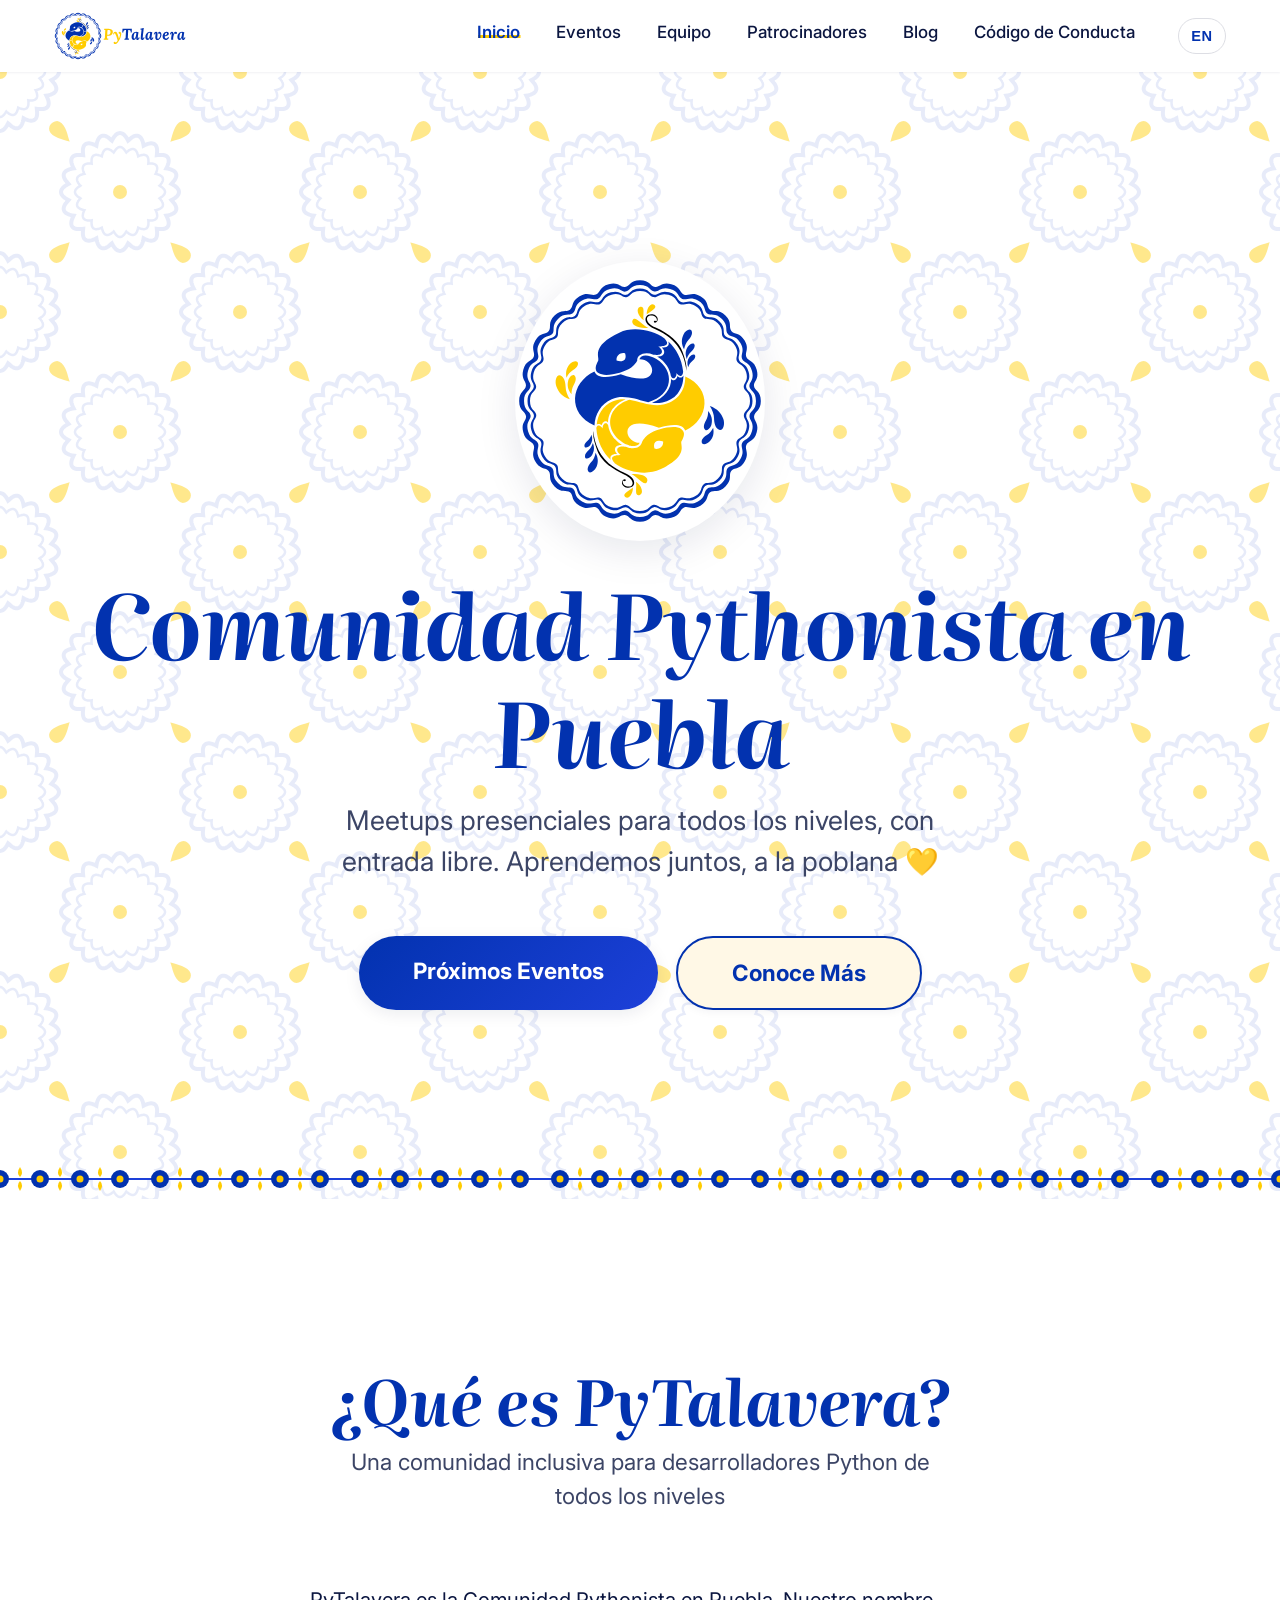
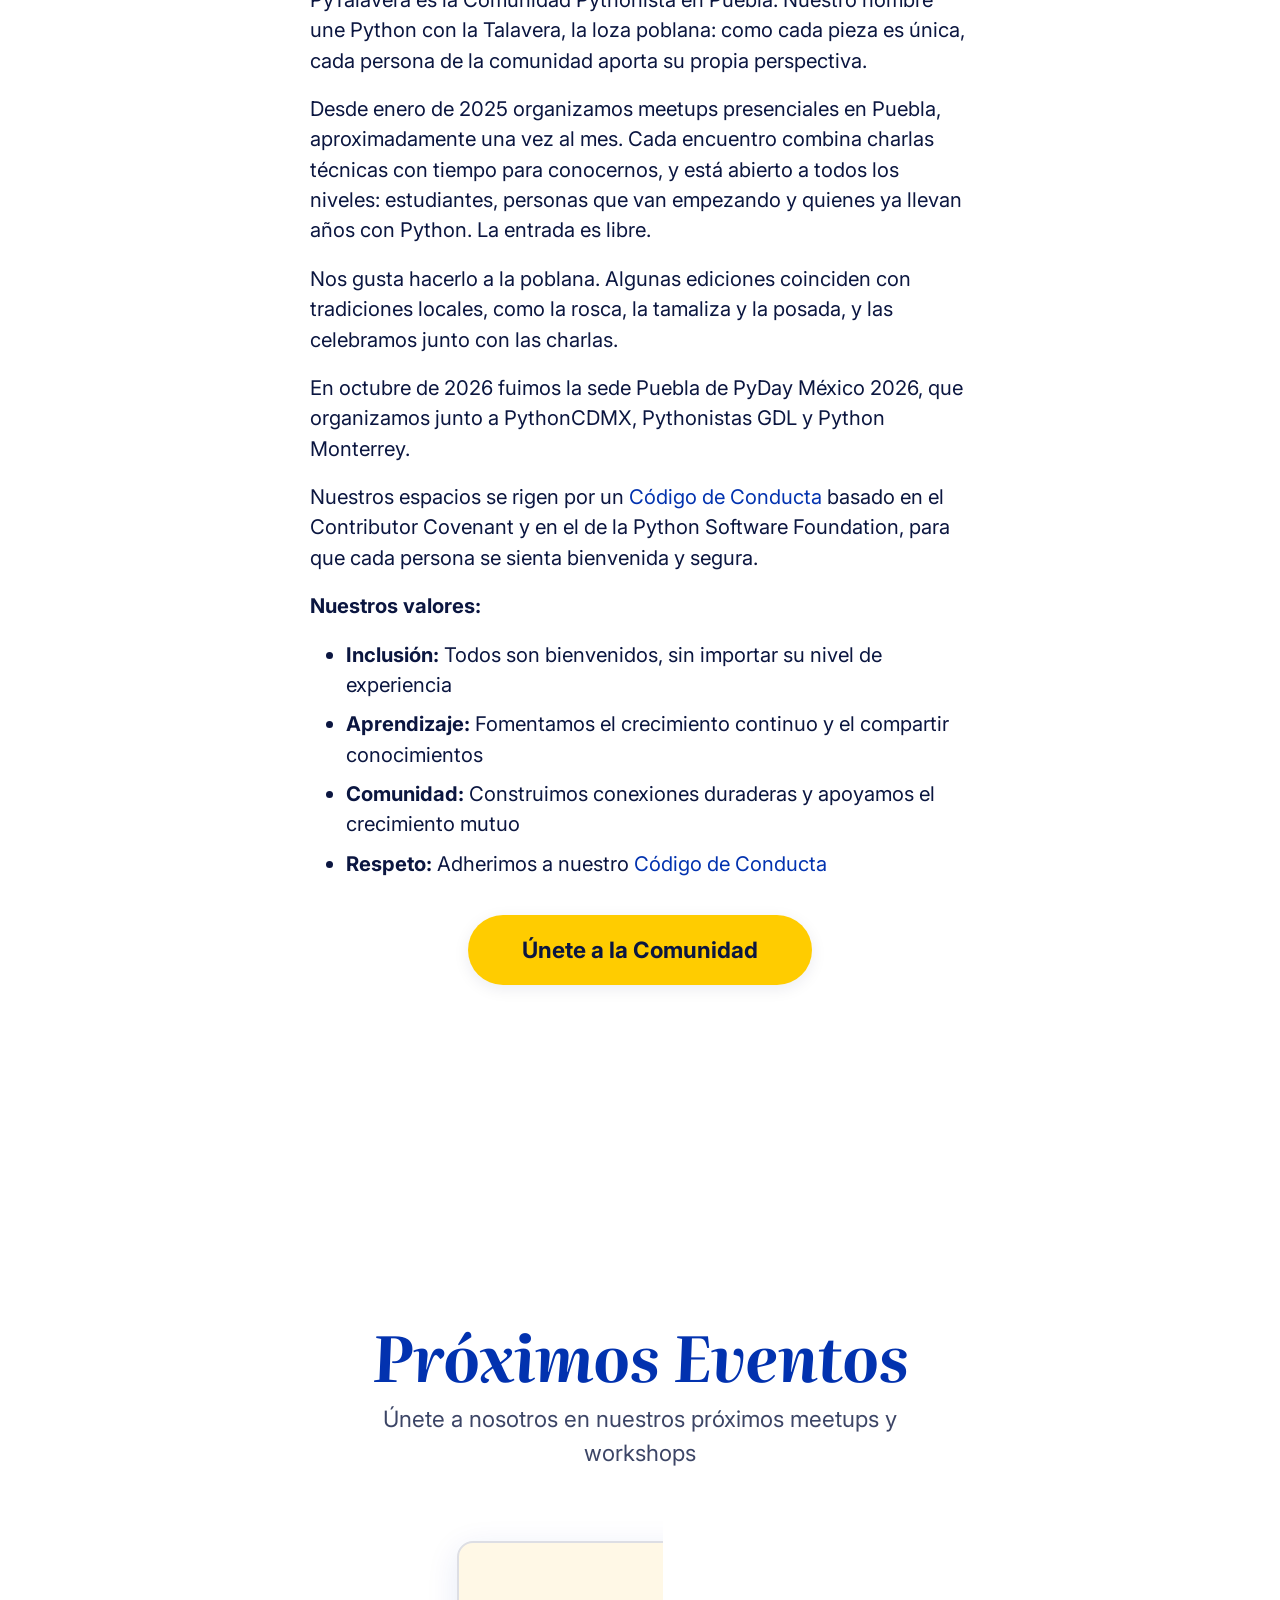
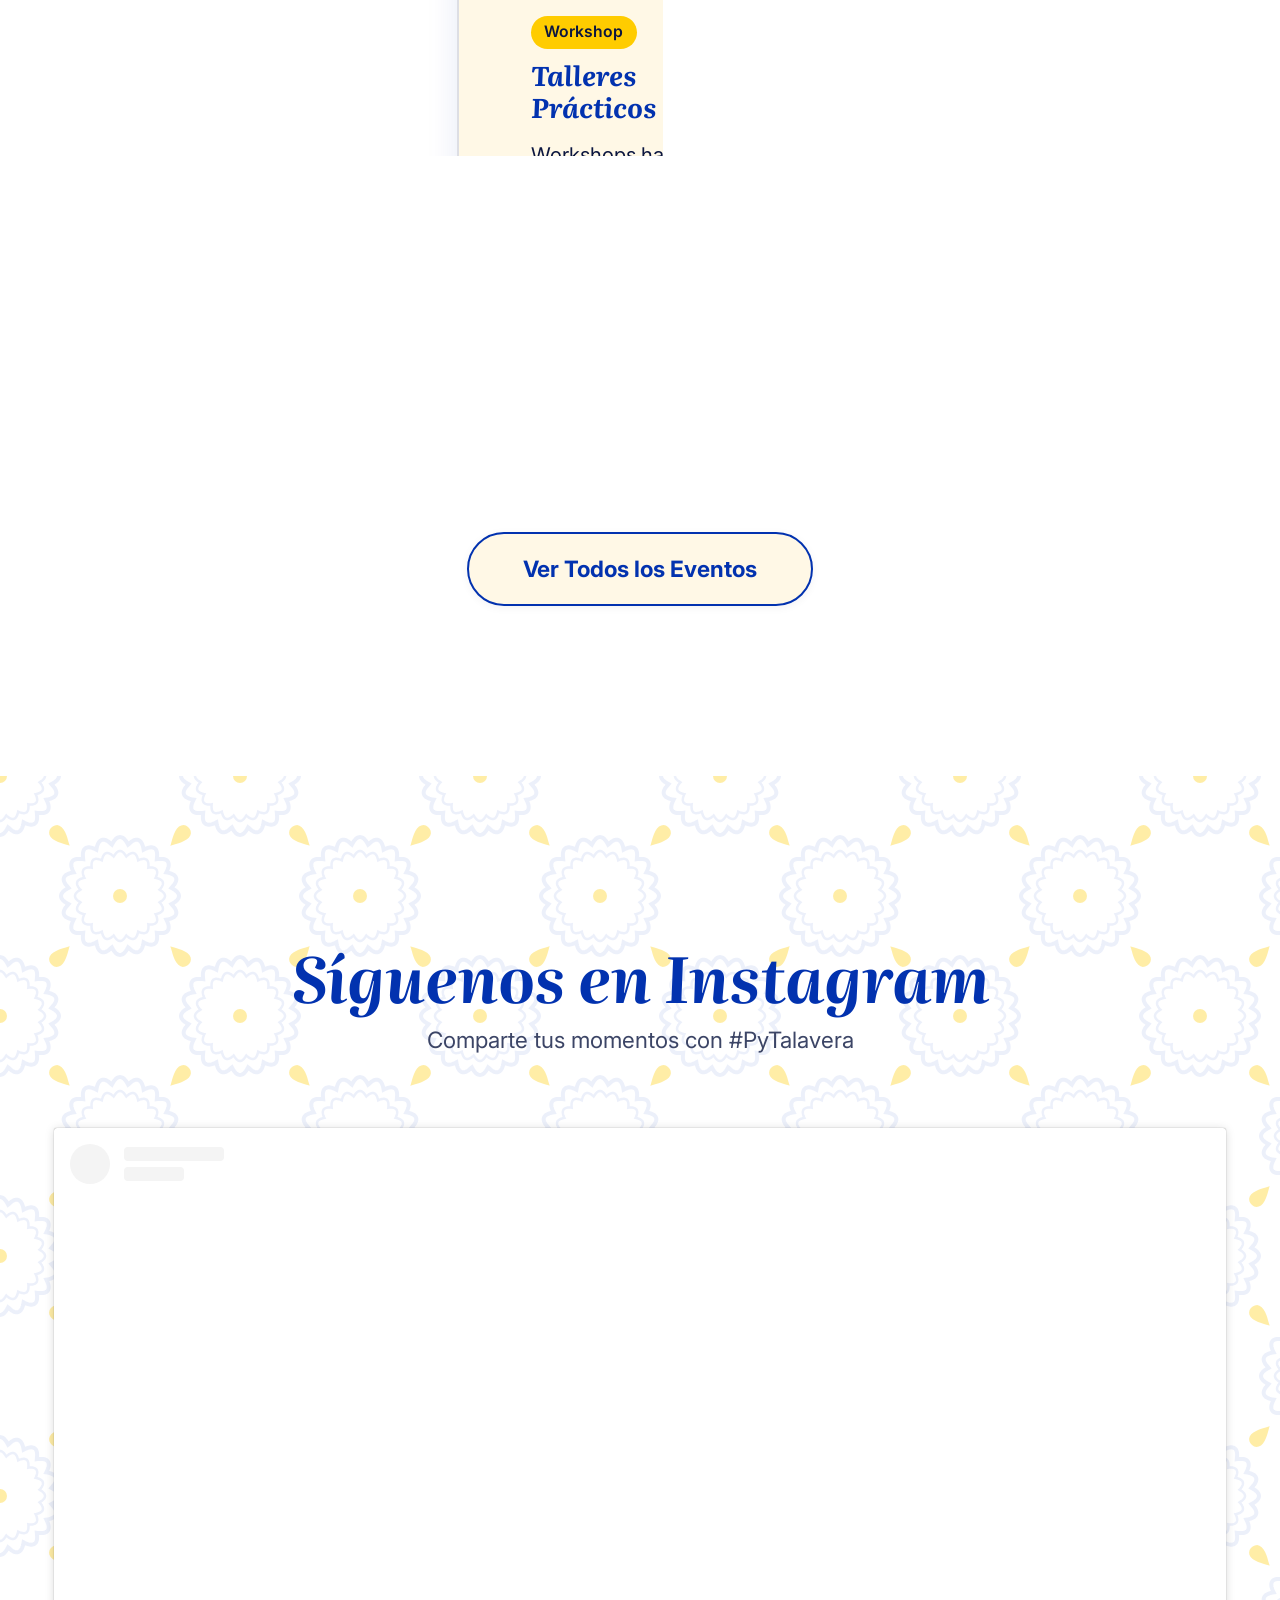
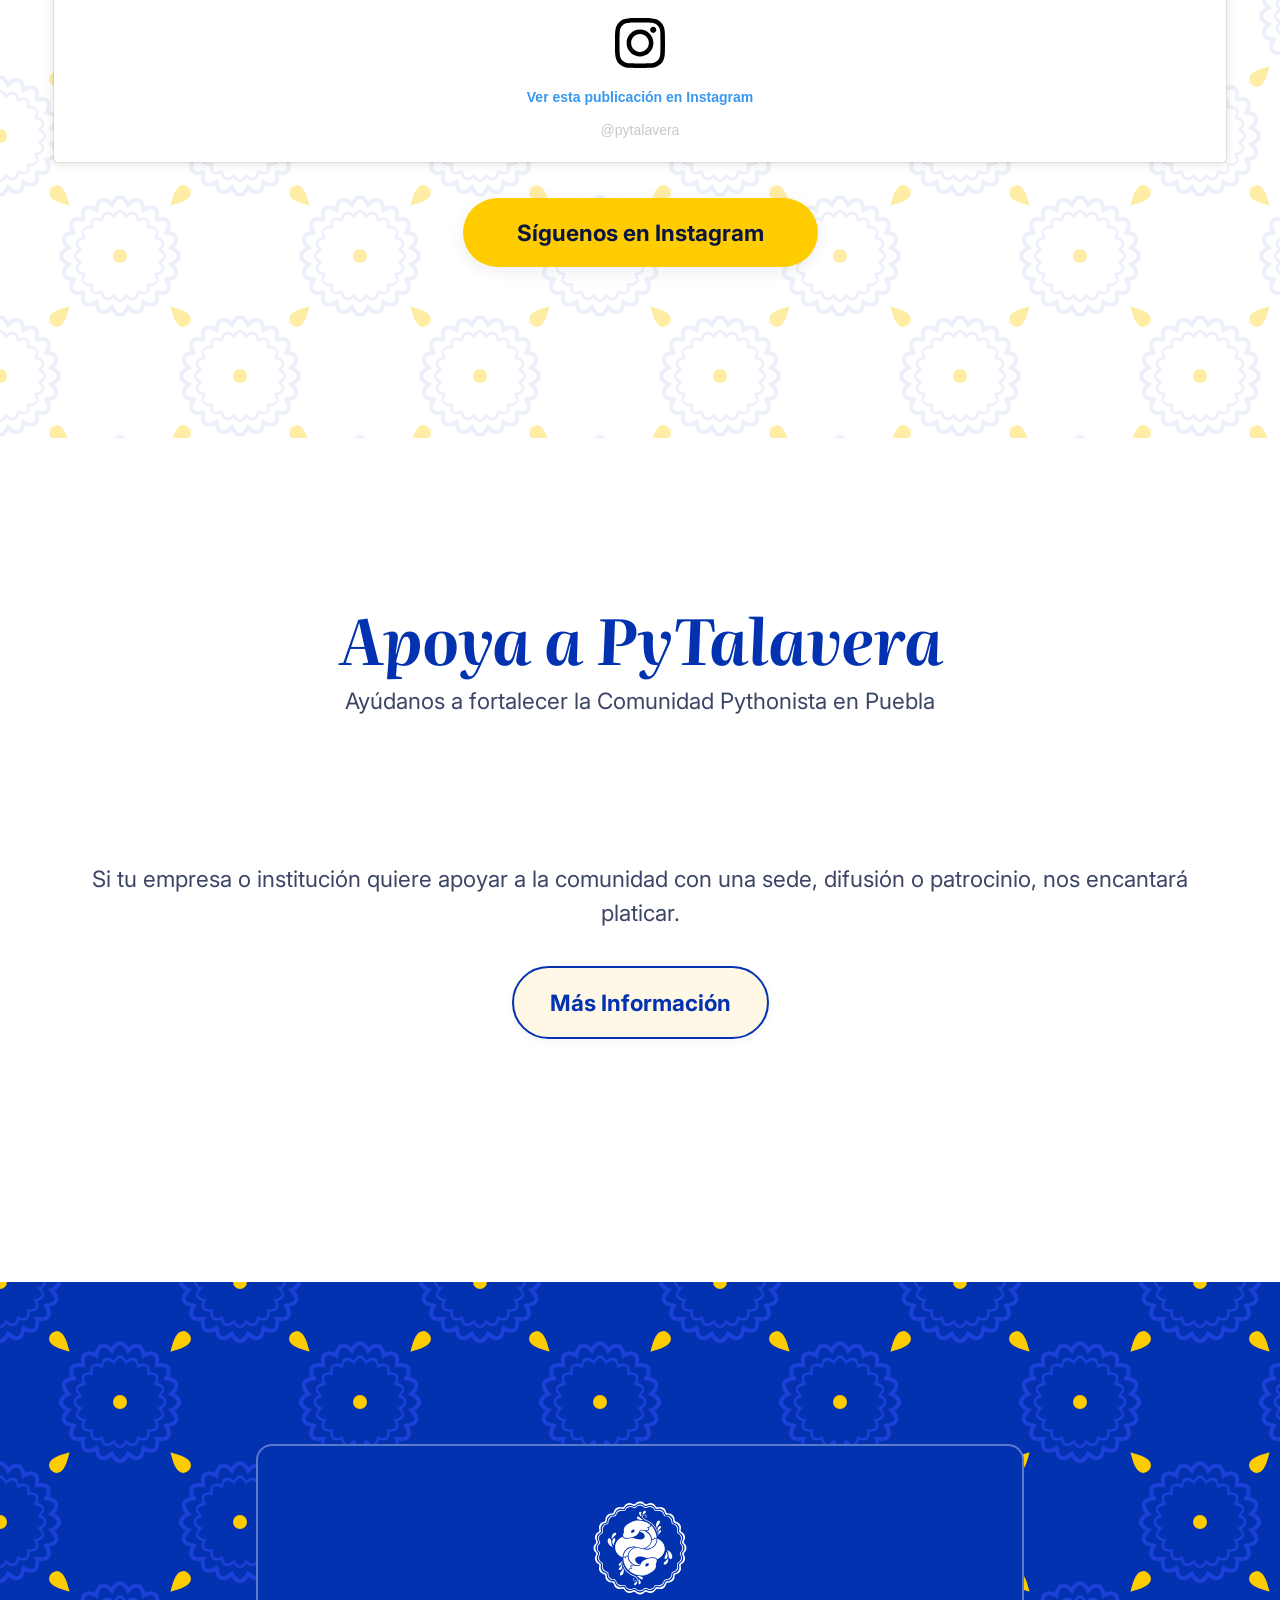
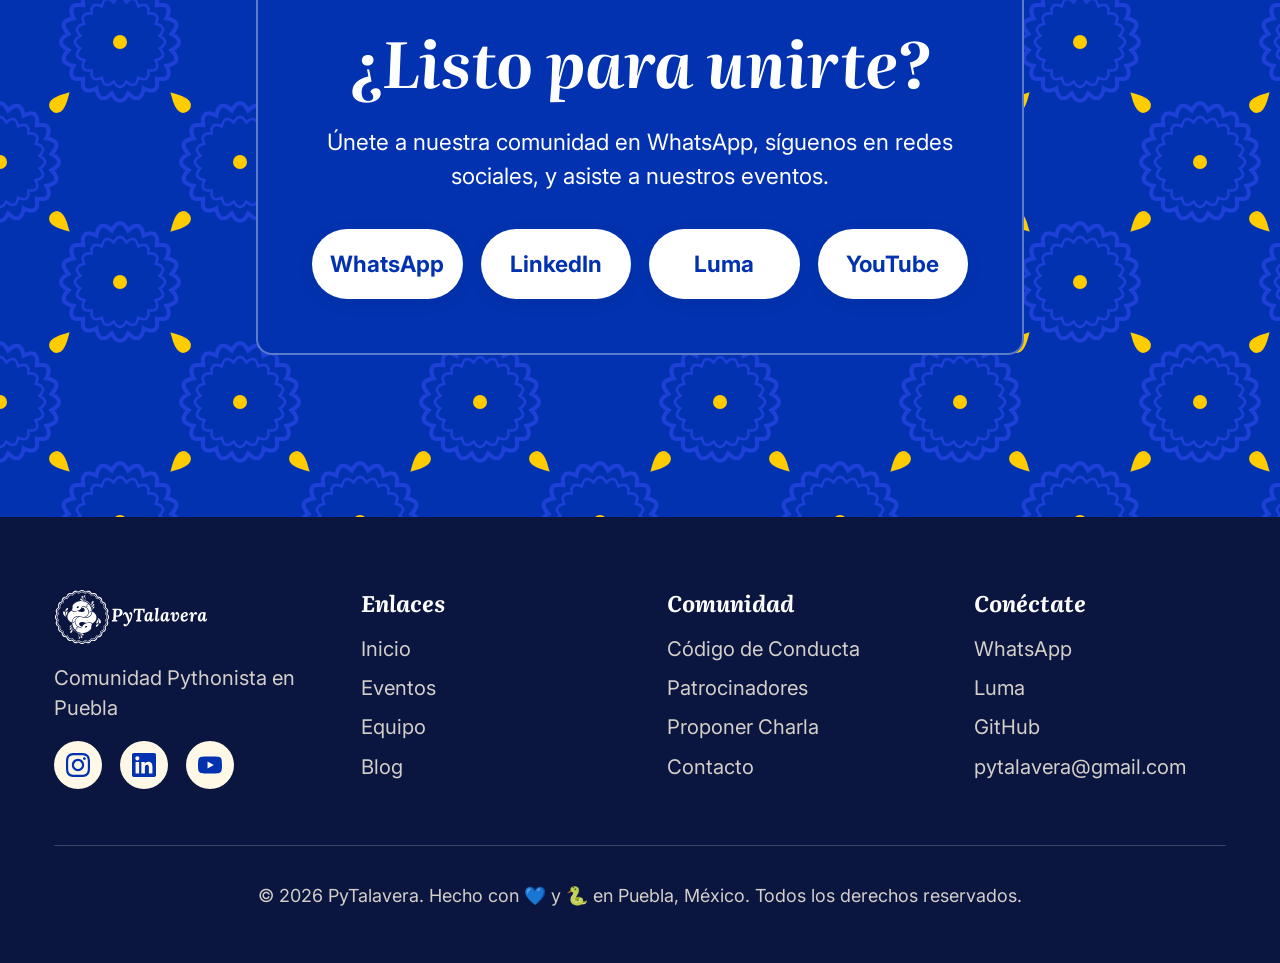
<file: index.html>
<!DOCTYPE html>
<html lang="es">
<head>
  <meta charset="UTF-8">
  <meta name="viewport" content="width=device-width, initial-scale=1.0">
  <meta http-equiv="X-UA-Compatible" content="ie=edge">

  <!-- Primary Meta Tags -->
  <title>PyTalavera · Comunidad Pythonista en Puebla | Pythonista Community in Puebla</title>
  <meta name="title" content="PyTalavera · Comunidad Pythonista en Puebla">
  <meta name="description" content="Comunidad Pythonista en Puebla. Meetups presenciales para todos los niveles, con entrada libre. Aprendemos juntos, a la poblana. Pythonista community in Puebla. In-person meetups for every level, free to attend.">
  <meta name="keywords" content="Python, Puebla, PyTalavera, Comunidad, Programming, Desarrollo, Community">
  <meta name="author" content="PyTalavera">

  <!-- Open Graph / Facebook -->
  <meta property="og:type" content="website">
  <meta property="og:url" content="https://pytalavera.github.io/comunidad/">
  <meta property="og:title" content="PyTalavera · Comunidad Pythonista en Puebla">
  <meta property="og:description" content="Comunidad Pythonista en Puebla. Meetups presenciales para todos los niveles, con entrada libre. Aprendemos juntos, a la poblana.">
  <meta property="og:image" content="https://pytalavera.github.io/comunidad/assets/images/favicon/pytalavera-favicon-512.png">

  <!-- Twitter -->
  <meta property="twitter:card" content="summary_large_image">
  <meta property="twitter:url" content="https://pytalavera.github.io/comunidad/">
  <meta property="twitter:title" content="PyTalavera · Comunidad Pythonista en Puebla">
  <meta property="twitter:description" content="Comunidad Pythonista en Puebla. Meetups presenciales para todos los niveles, con entrada libre. Aprendemos juntos, a la poblana.">
  <meta property="twitter:image" content="https://pytalavera.github.io/comunidad/assets/images/favicon/pytalavera-favicon-512.png">

  <!-- Favicon -->
  <link rel="icon" href="assets/images/favicon/favicon.ico" sizes="any">
  <link rel="icon" type="image/svg+xml" href="assets/images/favicon/favicon.svg">
  <link rel="icon" type="image/png" sizes="32x32" href="assets/images/favicon/pytalavera-favicon-32.png">
  <link rel="icon" type="image/png" sizes="192x192" href="assets/images/favicon/pytalavera-favicon-192.png">
  <link rel="apple-touch-icon" sizes="180x180" href="assets/images/favicon/apple-touch-icon-180.png">
  <meta name="theme-color" content="#0232AF">

  <!-- Stylesheets -->
  <link rel="stylesheet" href="css/tokens.css">
  <link rel="stylesheet" href="css/main.css">
  <link rel="stylesheet" href="css/talavera-patterns.css">
  <link rel="stylesheet" href="css/responsive.css">

  <!-- Google Fonts: Literata Italic 700 (titulares), Inter (texto), JetBrains Mono (código) -->
  <link rel="preconnect" href="https://fonts.googleapis.com">
  <link rel="preconnect" href="https://fonts.gstatic.com" crossorigin>
  <link href="https://fonts.googleapis.com/css2?family=Inter:wght@400;500;600;700&family=JetBrains+Mono:wght@400;600&family=Literata:ital,opsz,wght@1,7..72,400;1,7..72,700&display=swap" rel="stylesheet">

  <!-- Preload critical resources -->
  <link rel="preload" href="css/main.css" as="style">
  <link rel="preload" href="js/language.js" as="script">
  <link rel="preload" href="js/main.js" as="script">
</head>
<body>
  <!-- Header -->
  <header class="site-header">
    <div class="container">
      <div class="header-content">
        <!-- Logo -->
        <a href="index.html" class="site-logo">
          <img src="assets/images/logos/logo4.svg" alt="PyTalavera · Comunidad Pythonista en Puebla" width="155" height="56">
        </a>

        <!-- Desktop Navigation -->
        <nav class="main-nav" aria-label="Main navigation">
          <ul>
            <li><a href="index.html" class="active" data-lang="es">Inicio</a><a href="index.html" class="active" data-lang="en">Home</a></li>
            <li><a href="eventos.html" data-lang="es">Eventos</a><a href="eventos.html" data-lang="en">Events</a></li>
            <li><a href="equipo.html" data-lang="es">Equipo</a><a href="equipo.html" data-lang="en">Team</a></li>
            <li><a href="patrocinadores.html" data-lang="es">Patrocinadores</a><a href="patrocinadores.html" data-lang="en">Sponsors</a></li>
            <li><a href="blog.html" data-lang="es">Blog</a><a href="blog.html" data-lang="en">Blog</a></li>
            <li><a href="codigo-de-conducta.html" data-lang="es">Código de Conducta</a><a href="codigo-de-conducta.html" data-lang="en">Code of Conduct</a></li>
          </ul>
        </nav>

        <!-- Language Toggle -->
        <button id="language-toggle" class="language-toggle" aria-label="Switch language">
          EN
        </button>

        <!-- Mobile Menu Toggle -->
        <button class="mobile-menu-toggle" aria-label="Toggle menu" aria-expanded="false">
          <span></span>
          <span></span>
          <span></span>
        </button>
      </div>
    </div>
  </header>

  <!-- Mobile Menu -->
  <div class="mobile-menu-overlay"></div>
  <nav class="mobile-menu" aria-label="Mobile navigation">
    <ul>
      <li><a href="index.html" data-lang="es">Inicio</a><a href="index.html" data-lang="en">Home</a></li>
      <li><a href="eventos.html" data-lang="es">Eventos</a><a href="eventos.html" data-lang="en">Events</a></li>
      <li><a href="equipo.html" data-lang="es">Equipo</a><a href="equipo.html" data-lang="en">Team</a></li>
      <li><a href="patrocinadores.html" data-lang="es">Patrocinadores</a><a href="patrocinadores.html" data-lang="en">Sponsors</a></li>
      <li><a href="blog.html" data-lang="es">Blog</a><a href="blog.html" data-lang="en">Blog</a></li>
      <li><a href="codigo-de-conducta.html" data-lang="es">Código de Conducta</a><a href="codigo-de-conducta.html" data-lang="en">Code of Conduct</a></li>
    </ul>
  </nav>

  <!-- Main Content -->
  <main>
    <!-- Hero Section -->
    <section class="hero talavera-border-bottom">
      <div class="container">
        <div class="hero-content">
          <div class="hero-logo">
            <img src="assets/images/logos/logo1.svg" alt="Sello de PyTalavera" width="280" height="280">
          </div>
          <h1 class="hero-title">
            <span data-lang="es">Comunidad Pythonista en Puebla</span>
            <span data-lang="en">Pythonista Community in Puebla</span>
          </h1>
          <p class="hero-subtitle">
            <span data-lang="es">Meetups presenciales para todos los niveles, con entrada libre. Aprendemos juntos, a la poblana 💛</span>
            <span data-lang="en">In-person meetups for every level, free to attend. We learn together, Puebla style 💛</span>
          </p>
          <div class="hero-cta">
            <a href="eventos.html" class="btn btn-primary btn-large talavera-btn">
              <span data-lang="es">Próximos Eventos</span>
              <span data-lang="en">Upcoming Events</span>
            </a>
            <a href="#about" class="btn btn-outline btn-large">
              <span data-lang="es">Conoce Más</span>
              <span data-lang="en">Learn More</span>
            </a>
          </div>
        </div>
      </div>
    </section>

    <!-- About Section -->
    <section id="about">
      <div class="container container-md">
        <div class="section-header">
          <h2>
            <span data-lang="es">¿Qué es PyTalavera?</span>
            <span data-lang="en">What is PyTalavera?</span>
          </h2>
          <p>
            <span data-lang="es">Una comunidad inclusiva para desarrolladores Python de todos los niveles</span>
            <span data-lang="en">An inclusive community for Python developers of all levels</span>
          </p>
        </div>

        <div class="lang-es">
          <!-- Texto oficial: assets/brand/descripciones-oficiales.md («Quiénes somos») -->
          <p>PyTalavera es la Comunidad Pythonista en Puebla. Nuestro nombre une Python con la Talavera, la loza poblana: como cada pieza es única, cada persona de la comunidad aporta su propia perspectiva.</p>
          <p>Desde enero de 2025 organizamos meetups presenciales en Puebla, aproximadamente una vez al mes. Cada encuentro combina charlas técnicas con tiempo para conocernos, y está abierto a todos los niveles: estudiantes, personas que van empezando y quienes ya llevan años con Python. La entrada es libre.</p>
          <p>Nos gusta hacerlo a la poblana. Algunas ediciones coinciden con tradiciones locales, como la rosca, la tamaliza y la posada, y las celebramos junto con las charlas.</p>
          <p>En octubre de 2026 fuimos la sede Puebla de PyDay México 2026, que organizamos junto a PythonCDMX, Pythonistas GDL y Python Monterrey.</p>
          <p>Nuestros espacios se rigen por un <a href="codigo-de-conducta.html">Código de Conducta</a> basado en el Contributor Covenant y en el de la Python Software Foundation, para que cada persona se sienta bienvenida y segura.</p>
          <p><strong>Nuestros valores:</strong></p>
          <ul>
            <li><strong>Inclusión:</strong> Todos son bienvenidos, sin importar su nivel de experiencia</li>
            <li><strong>Aprendizaje:</strong> Fomentamos el crecimiento continuo y el compartir conocimientos</li>
            <li><strong>Comunidad:</strong> Construimos conexiones duraderas y apoyamos el crecimiento mutuo</li>
            <li><strong>Respeto:</strong> Adherimos a nuestro <a href="codigo-de-conducta.html">Código de Conducta</a></li>
          </ul>
        </div>

        <div class="lang-en">
          <!-- Traducción del texto oficial «Quiénes somos» (assets/brand/descripciones-oficiales.md) -->
          <p>PyTalavera is the Pythonista Community in Puebla. Our name brings together Python and Talavera, Puebla's traditional pottery: just as every piece is unique, every person in the community brings their own perspective.</p>
          <p>Since January 2025 we have been organizing in-person meetups in Puebla, roughly once a month. Each gathering combines technical talks with time to get to know each other, and it is open to every level: students, people who are just starting out and those who have been using Python for years. Attendance is free.</p>
          <p>We like to do it Puebla style. Some editions coincide with local traditions, such as the rosca, the tamaliza and the posada, and we celebrate them alongside the talks.</p>
          <p>In October 2026 we were the Puebla venue of PyDay México 2026, which we organized together with PythonCDMX, Pythonistas GDL and Python Monterrey.</p>
          <p>Our spaces are governed by a <a href="codigo-de-conducta.html">Code of Conduct</a> based on the Contributor Covenant and on the Python Software Foundation's, so that everyone feels welcome and safe.</p>
          <p><strong>Our values:</strong></p>
          <ul>
            <li><strong>Inclusion:</strong> Everyone is welcome, regardless of experience level</li>
            <li><strong>Learning:</strong> We foster continuous growth and knowledge sharing</li>
            <li><strong>Community:</strong> We build lasting connections and support mutual growth</li>
            <li><strong>Respect:</strong> We adhere to our <a href="codigo-de-conducta.html">Code of Conduct</a></li>
          </ul>
        </div>

        <div class="text-center mt-xl">
          <a href="mailto:pytalavera@gmail.com?subject=Contacto%20PyTalavera" class="btn btn-secondary btn-large">
            <span data-lang="es">Únete a la Comunidad</span>
            <span data-lang="en">Join the Community</span>
          </a>
        </div>
      </div>
    </section>

    <!-- Events Preview Section -->
    <section id="events-preview">
      <div class="container">
        <div class="section-header">
          <h2>
            <span data-lang="es">Próximos Eventos</span>
            <span data-lang="en">Upcoming Events</span>
          </h2>
          <p>
            <span data-lang="es">Únete a nosotros en nuestros próximos meetups y workshops</span>
            <span data-lang="en">Join us at our upcoming meetups and workshops</span>
          </p>
        </div>

        <!-- Event types we organize -->
        <div id="events-container" class="grid grid-cols-1 grid-md-3">
          <div class="card card-tilt event-card talavera-card">
            <div class="card-header">
              <span class="badge badge-azul">
                <span data-lang="es">Charla</span>
                <span data-lang="en">Talk</span>
              </span>
              <h3 class="card-title">
                <span data-lang="es">Meetup Mensual</span>
                <span data-lang="en">Monthly Meetup</span>
              </h3>
            </div>
            <div class="card-body">
              <p data-lang="es">Charlas técnicas sobre Python, desarrollo web, ciencia de datos, y más. Networking y aprendizaje en comunidad.</p>
              <p data-lang="en">Technical talks about Python, web development, data science, and more. Networking and community learning.</p>
            </div>
            <div class="card-footer">
              <a href="eventos.html" class="btn btn-primary btn-small">
                <span data-lang="es">Ver Calendario</span>
                <span data-lang="en">View Calendar</span>
              </a>
            </div>
          </div>

          <div class="card card-tilt event-card talavera-card">
            <div class="card-header">
              <span class="badge badge-amarillo">Workshop</span>
              <h3 class="card-title">
                <span data-lang="es">Talleres Prácticos</span>
                <span data-lang="en">Practical Workshops</span>
              </h3>
            </div>
            <div class="card-body">
              <p data-lang="es">Workshops hands-on para aprender haciendo. Desde fundamentos hasta temas avanzados de Python.</p>
              <p data-lang="en">Hands-on workshops to learn by doing. From fundamentals to advanced Python topics.</p>
            </div>
            <div class="card-footer">
              <a href="eventos.html" class="btn btn-primary btn-small">
                <span data-lang="es">Ver Calendario</span>
                <span data-lang="en">View Calendar</span>
              </a>
            </div>
          </div>

          <div class="card card-tilt event-card talavera-card">
            <div class="card-header">
              <span class="badge badge-tinta">
                <span data-lang="es">Debate</span>
                <span data-lang="en">Debate</span>
              </span>
              <h3 class="card-title">
                <span data-lang="es">Debates Técnicos</span>
                <span data-lang="en">Technical Debates</span>
              </h3>
            </div>
            <div class="card-body">
              <p data-lang="es">Debates sobre tendencias, mejores prácticas y el futuro de Python y tecnología.</p>
              <p data-lang="en">Debates about trends, best practices, and the future of Python and technology.</p>
            </div>
            <div class="card-footer">
              <a href="eventos.html" class="btn btn-primary btn-small">
                <span data-lang="es">Ver Calendario</span>
                <span data-lang="en">View Calendar</span>
              </a>
            </div>
          </div>
        </div>

        <div class="text-center mt-xl">
          <a href="eventos.html" class="btn btn-outline btn-large">
            <span data-lang="es">Ver Todos los Eventos</span>
            <span data-lang="en">View All Events</span>
          </a>
        </div>
      </div>
    </section>

    <!-- Instagram Section -->
    <section id="instagram" class="talavera-bg">
      <div class="container">
        <div class="section-header">
          <h2>
            <span data-lang="es">Síguenos en Instagram</span>
            <span data-lang="en">Follow Us on Instagram</span>
          </h2>
          <p>
            <span data-lang="es">Comparte tus momentos con #PyTalavera</span>
            <span data-lang="en">Share your moments with #PyTalavera</span>
          </p>
        </div>

        <!-- Instagram Feed -->
        <div id="instagram-feed">
          <!-- Instagram Embed -->
          <div style="width: 100%; margin: 0 auto;">
            <blockquote class="instagram-media" data-instgrm-permalink="https://www.instagram.com/pytalavera/?utm_source=ig_embed&amp;utm_campaign=loading" data-instgrm-version="14" style="background:#FFF; border:0; border-radius:3px; box-shadow:0 0 1px 0 rgba(0,0,0,0.5),0 1px 10px 0 rgba(0,0,0,0.15); margin: 0 auto; max-width:100%; min-width:326px; padding:0; width:100%;">
              <div style="padding:16px;">
                <a href="https://www.instagram.com/pytalavera/?utm_source=ig_embed&amp;utm_campaign=loading" style="background:#FFFFFF; line-height:0; padding:0 0; text-align:center; text-decoration:none; width:100%;" target="_blank">
                  <div style="display: flex; flex-direction: row; align-items: center;">
                    <div style="background-color: #F4F4F4; border-radius: 50%; flex-grow: 0; height: 40px; margin-right: 14px; width: 40px;"></div>
                    <div style="display: flex; flex-direction: column; flex-grow: 1; justify-content: center;">
                      <div style="background-color: #F4F4F4; border-radius: 4px; flex-grow: 0; height: 14px; margin-bottom: 6px; width: 100px;"></div>
                      <div style="background-color: #F4F4F4; border-radius: 4px; flex-grow: 0; height: 14px; width: 60px;"></div>
                    </div>
                  </div>
                  <div style="padding: 19% 0;"></div>
                  <div style="display:block; height:50px; margin:0 auto 12px; width:50px;">
                    <svg width="50px" height="50px" viewBox="0 0 60 60" version="1.1" xmlns="https://www.w3.org/2000/svg" xmlns:xlink="https://www.w3.org/1999/xlink">
                      <g stroke="none" stroke-width="1" fill="none" fill-rule="evenodd">
                        <g transform="translate(-511.000000, -20.000000)" fill="#000000">
                          <g><path d="M556.869,30.41 C554.814,30.41 553.148,32.076 553.148,34.131 C553.148,36.186 554.814,37.852 556.869,37.852 C558.924,37.852 560.59,36.186 560.59,34.131 C560.59,32.076 558.924,30.41 556.869,30.41 M541,60.657 C535.114,60.657 530.342,55.887 530.342,50 C530.342,44.114 535.114,39.342 541,39.342 C546.887,39.342 551.658,44.114 551.658,50 C551.658,55.887 546.887,60.657 541,60.657 M541,33.886 C532.1,33.886 524.886,41.1 524.886,50 C524.886,58.899 532.1,66.113 541,66.113 C549.9,66.113 557.115,58.899 557.115,50 C557.115,41.1 549.9,33.886 541,33.886 M565.378,62.101 C565.244,65.022 564.756,66.606 564.346,67.663 C563.803,69.06 563.154,70.057 562.106,71.106 C561.058,72.155 560.06,72.803 558.662,73.347 C557.607,73.757 556.021,74.244 553.102,74.378 C549.944,74.521 548.997,74.552 541,74.552 C533.003,74.552 532.056,74.521 528.898,74.378 C525.979,74.244 524.393,73.757 523.338,73.347 C521.94,72.803 520.942,72.155 519.894,71.106 C518.846,70.057 518.197,69.06 517.654,67.663 C517.244,66.606 516.755,65.022 516.623,62.101 C516.479,58.943 516.448,57.996 516.448,50 C516.448,42.003 516.479,41.056 516.623,37.899 C516.755,34.978 517.244,33.391 517.654,32.338 C518.197,30.938 518.846,29.942 519.894,28.894 C520.942,27.846 521.94,27.196 523.338,26.654 C524.393,26.244 525.979,25.756 528.898,25.623 C532.057,25.479 533.004,25.448 541,25.448 C548.997,25.448 549.943,25.479 553.102,25.623 C556.021,25.756 557.607,26.244 558.662,26.654 C560.06,27.196 561.058,27.846 562.106,28.894 C563.154,29.942 563.803,30.938 564.346,32.338 C564.756,33.391 565.244,34.978 565.378,37.899 C565.522,41.056 565.552,42.003 565.552,50 C565.552,57.996 565.522,58.943 565.378,62.101 M570.82,37.631 C570.674,34.438 570.167,32.258 569.425,30.349 C568.659,28.377 567.633,26.702 565.965,25.035 C564.297,23.368 562.623,22.342 560.652,21.575 C558.743,20.834 556.562,20.326 553.369,20.18 C550.169,20.033 549.148,20 541,20 C532.853,20 531.831,20.033 528.631,20.18 C525.438,20.326 523.257,20.834 521.349,21.575 C519.376,22.342 517.703,23.368 516.035,25.035 C514.368,26.702 513.342,28.377 512.574,30.349 C511.834,32.258 511.326,34.438 511.181,37.631 C511.035,40.831 511,41.851 511,50 C511,58.147 511.035,59.17 511.181,62.369 C511.326,65.562 511.834,67.743 512.574,69.651 C513.342,71.625 514.368,73.296 516.035,74.965 C517.703,76.634 519.376,77.658 521.349,78.425 C523.257,79.167 525.438,79.673 528.631,79.82 C531.831,79.965 532.853,80.001 541,80.001 C549.148,80.001 550.169,79.965 553.369,79.82 C556.562,79.673 558.743,79.167 560.652,78.425 C562.623,77.658 564.297,76.634 565.965,74.965 C567.633,73.296 568.659,71.625 569.425,69.651 C570.167,67.743 570.674,65.562 570.82,62.369 C570.966,59.17 571,58.147 571,50 C571,41.851 570.966,40.831 570.82,37.631"></path></g></g></g>
                    </svg>
                  </div>
                  <div style="padding-top: 8px;">
                    <div style="color:#3897f0; font-family:Arial,sans-serif; font-size:14px; font-style:normal; font-weight:550; line-height:18px;">
                      <span data-lang="es">Ver esta publicación en Instagram</span>
                      <span data-lang="en">View this post on Instagram</span>
                    </div>
                  </div>
                </a>
                <p style="color:#c9c8cd; font-family:Arial,sans-serif; font-size:14px; line-height:17px; margin-bottom:0; margin-top:8px; overflow:hidden; padding:8px 0 7px; text-align:center; text-overflow:ellipsis; white-space:nowrap;">
                  <a href="https://www.instagram.com/pytalavera/?utm_source=ig_embed&amp;utm_campaign=loading" style="color:#c9c8cd; font-family:Arial,sans-serif; font-size:14px; font-style:normal; font-weight:normal; line-height:17px;" target="_blank">@pytalavera</a>
                </p>
              </div>
            </blockquote>
          </div>
        </div>

        <div class="text-center mt-xl">
          <a href="https://www.instagram.com/pytalavera/" target="_blank" class="btn btn-secondary btn-large">
            <span data-lang="es">Síguenos en Instagram</span>
            <span data-lang="en">Follow Us on Instagram</span>
          </a>
        </div>
      </div>
    </section>

    <!-- Sponsors Section -->
    <section id="sponsors">
      <div class="container">
        <div class="section-header">
          <h2>
            <span data-lang="es">Apoya a PyTalavera</span>
            <span data-lang="en">Support PyTalavera</span>
          </h2>
          <p>
            <span data-lang="es">Ayúdanos a fortalecer la Comunidad Pythonista en Puebla</span>
            <span data-lang="en">Help us strengthen the Pythonista community in Puebla</span>
          </p>
        </div>

        <div class="text-center" style="padding: var(--spacing-3xl) 0;">
          <p style="color: var(--color-text-light); font-size: var(--font-size-lg); margin-bottom: var(--spacing-xl);">
            <span data-lang="es">Si tu empresa o institución quiere apoyar a la comunidad con una sede, difusión o patrocinio, nos encantará platicar.</span>
            <span data-lang="en">If your company or institution would like to support the community with a venue, outreach or sponsorship, we'd love to talk.</span>
          </p>
          <a href="patrocinadores.html" class="btn btn-outline">
            <span data-lang="es">Más Información</span>
            <span data-lang="en">Learn More</span>
          </a>
        </div>
      </div>
    </section>

    <!-- Call to Action -->
    <!-- Sección en azul de marca: el logo va a una tinta en blanco -->
    <section class="section-azul">
      <div class="container container-md text-center">
        <img class="section-azul-logo" src="assets/images/logos/una-tinta/pytalavera-isotipo-una-tinta-blanco.svg" alt="" width="96" height="96" aria-hidden="true">
        <h2 class="mb-lg">
          <span data-lang="es">¿Listo para unirte?</span>
          <span data-lang="en">Ready to join?</span>
        </h2>
        <p class="mb-xl" style="font-size: var(--font-size-lg);">
          <span data-lang="es">Únete a nuestra comunidad en WhatsApp, síguenos en redes sociales, y asiste a nuestros eventos.</span>
          <span data-lang="en">Join our WhatsApp community, follow us on social media, and attend our events.</span>
        </p>

        <div class="grid grid-cols-1 grid-md-2 grid-lg-4" style="gap: var(--spacing-md);">
          <a href="https://chat.whatsapp.com/G3hvf4dDxkBCmYHHlMYAkd" target="_blank" class="btn btn-primary">
            <span data-lang="es">WhatsApp</span>
            <span data-lang="en">WhatsApp</span>
          </a>
          <a href="https://www.linkedin.com/company/106000587" target="_blank" class="btn btn-primary">LinkedIn</a>
          <a href="https://lu.ma/cal-ZiazPAzfyRnM7zl" target="_blank" class="btn btn-primary">Luma</a>
          <a href="https://youtube.com/@pytalavera" target="_blank" class="btn btn-primary">YouTube</a>
        </div>
      </div>
    </section>
  </main>

  <!-- Footer -->
  <footer class="site-footer">
    <div class="container">
      <div class="footer-content">
        <!-- About Column -->
        <div class="footer-section">
          <h3 class="sr-only">PyTalavera</h3>
          <img class="footer-logo" src="assets/images/logos/una-tinta/pytalavera-horizontal-una-tinta-blanco.svg" alt="PyTalavera" width="155" height="56">
          <p data-lang="es">Comunidad Pythonista en Puebla</p>
          <p data-lang="en">Pythonista Community in Puebla</p>
          <div class="social-links mt-md">
            <a href="https://www.instagram.com/pytalavera/" target="_blank" class="social-link" aria-label="Instagram">
              <svg xmlns="http://www.w3.org/2000/svg" fill="currentColor" viewBox="0 0 24 24"><path d="M12 2.163c3.204 0 3.584.012 4.85.07 3.252.148 4.771 1.691 4.919 4.919.058 1.265.069 1.645.069 4.849 0 3.205-.012 3.584-.069 4.849-.149 3.225-1.664 4.771-4.919 4.919-1.266.058-1.644.07-4.85.07-3.204 0-3.584-.012-4.849-.07-3.26-.149-4.771-1.699-4.919-4.92-.058-1.265-.07-1.644-.07-4.849 0-3.204.013-3.583.07-4.849.149-3.227 1.664-4.771 4.919-4.919 1.266-.057 1.645-.069 4.849-.069zm0-2.163c-3.259 0-3.667.014-4.947.072-4.358.2-6.78 2.618-6.98 6.98-.059 1.281-.073 1.689-.073 4.948 0 3.259.014 3.668.072 4.948.2 4.358 2.618 6.78 6.98 6.98 1.281.058 1.689.072 4.948.072 3.259 0 3.668-.014 4.948-.072 4.354-.2 6.782-2.618 6.979-6.98.059-1.28.073-1.689.073-4.948 0-3.259-.014-3.667-.072-4.947-.196-4.354-2.617-6.78-6.979-6.98-1.281-.059-1.69-.073-4.949-.073zm0 5.838c-3.403 0-6.162 2.759-6.162 6.162s2.759 6.163 6.162 6.163 6.162-2.759 6.162-6.163c0-3.403-2.759-6.162-6.162-6.162zm0 10.162c-2.209 0-4-1.79-4-4 0-2.209 1.791-4 4-4s4 1.791 4 4c0 2.21-1.791 4-4 4zm6.406-11.845c-.796 0-1.441.645-1.441 1.44s.645 1.44 1.441 1.44c.795 0 1.439-.645 1.439-1.44s-.644-1.44-1.439-1.44z"/></svg>
            </a>
            <a href="https://www.linkedin.com/company/106000587" target="_blank" class="social-link" aria-label="LinkedIn">
              <svg xmlns="http://www.w3.org/2000/svg" fill="currentColor" viewBox="0 0 24 24"><path d="M20.447 20.452h-3.554v-5.569c0-1.328-.027-3.037-1.852-3.037-1.853 0-2.136 1.445-2.136 2.939v5.667H9.351V9h3.414v1.561h.046c.477-.9 1.637-1.85 3.37-1.85 3.601 0 4.267 2.37 4.267 5.455v6.286zM5.337 7.433c-1.144 0-2.063-.926-2.063-2.065 0-1.138.92-2.063 2.063-2.063 1.14 0 2.064.925 2.064 2.063 0 1.139-.925 2.065-2.064 2.065zm1.782 13.019H3.555V9h3.564v11.452zM22.225 0H1.771C.792 0 0 .774 0 1.729v20.542C0 23.227.792 24 1.771 24h20.451C23.2 24 24 23.227 24 22.271V1.729C24 .774 23.2 0 22.222 0h.003z"/></svg>
            </a>
            <a href="https://youtube.com/@pytalavera" target="_blank" class="social-link" aria-label="YouTube">
              <svg xmlns="http://www.w3.org/2000/svg" fill="currentColor" viewBox="0 0 24 24"><path d="M23.498 6.186a3.016 3.016 0 0 0-2.122-2.136C19.505 3.545 12 3.545 12 3.545s-7.505 0-9.377.505A3.017 3.017 0 0 0 .502 6.186C0 8.07 0 12 0 12s0 3.93.502 5.814a3.016 3.016 0 0 0 2.122 2.136c1.871.505 9.376.505 9.376.505s7.505 0 9.377-.505a3.015 3.015 0 0 0 2.122-2.136C24 15.93 24 12 24 12s0-3.93-.502-5.814zM9.545 15.568V8.432L15.818 12l-6.273 3.568z"/></svg>
            </a>
          </div>
        </div>

        <!-- Links Column -->
        <div class="footer-section">
          <h3 data-lang="es">Enlaces</h3>
          <h3 data-lang="en">Links</h3>
          <a href="index.html" data-lang="es">Inicio</a>
          <a href="index.html" data-lang="en">Home</a>
          <a href="eventos.html" data-lang="es">Eventos</a>
          <a href="eventos.html" data-lang="en">Events</a>
          <a href="equipo.html" data-lang="es">Equipo</a>
          <a href="equipo.html" data-lang="en">Team</a>
          <a href="blog.html" data-lang="es">Blog</a>
          <a href="blog.html" data-lang="en">Blog</a>
        </div>

        <!-- Community Column -->
        <div class="footer-section">
          <h3 data-lang="es">Comunidad</h3>
          <h3 data-lang="en">Community</h3>
          <a href="codigo-de-conducta.html" data-lang="es">Código de Conducta</a>
          <a href="codigo-de-conducta.html" data-lang="en">Code of Conduct</a>
          <a href="patrocinadores.html" data-lang="es">Patrocinadores</a>
          <a href="patrocinadores.html" data-lang="en">Sponsors</a>
          <a href="https://forms.gle/mygVWEknGR1oRtJE6" target="_blank" rel="noopener" data-lang="es">Proponer Charla</a>
          <a href="https://forms.gle/mygVWEknGR1oRtJE6" target="_blank" rel="noopener" data-lang="en">Propose a Talk</a>
          <a href="mailto:pytalavera@gmail.com?subject=Contacto%20PyTalavera" data-lang="es">Contacto</a>
          <a href="mailto:pytalavera@gmail.com?subject=Contacto%20PyTalavera" data-lang="en">Contact</a>
        </div>

        <!-- Connect Column -->
        <div class="footer-section">
          <h3 data-lang="es">Conéctate</h3>
          <h3 data-lang="en">Connect</h3>
          <a href="https://chat.whatsapp.com/G3hvf4dDxkBCmYHHlMYAkd" target="_blank">WhatsApp</a>
          <a href="https://lu.ma/cal-ZiazPAzfyRnM7zl" target="_blank">Luma</a>
          <a href="https://github.com/pytalavera" target="_blank">GitHub</a>
          <a href="mailto:pytalavera@gmail.com">pytalavera@gmail.com</a>
        </div>
      </div>

      <div class="footer-bottom">
        <p data-lang="es">© 2026 PyTalavera. Hecho con 💙 y 🐍 en Puebla, México. Todos los derechos reservados.</p>
        <p data-lang="en">© 2026 PyTalavera. Made with 💙 and 🐍 in Puebla, Mexico. All rights reserved.</p>
      </div>
    </div>
  </footer>

  <!-- Scripts -->
  <script src="js/language.js"></script>
  <script src="js/main.js"></script>

  <!-- Instagram Embed Script -->
  <script async src="//www.instagram.com/embed.js"></script>

  <!-- Luma Events (optional - add when ready) -->
  <!-- <script src="https://embed.lu.ma/checkout-button.js"></script> -->
</body>
</html>
</file>
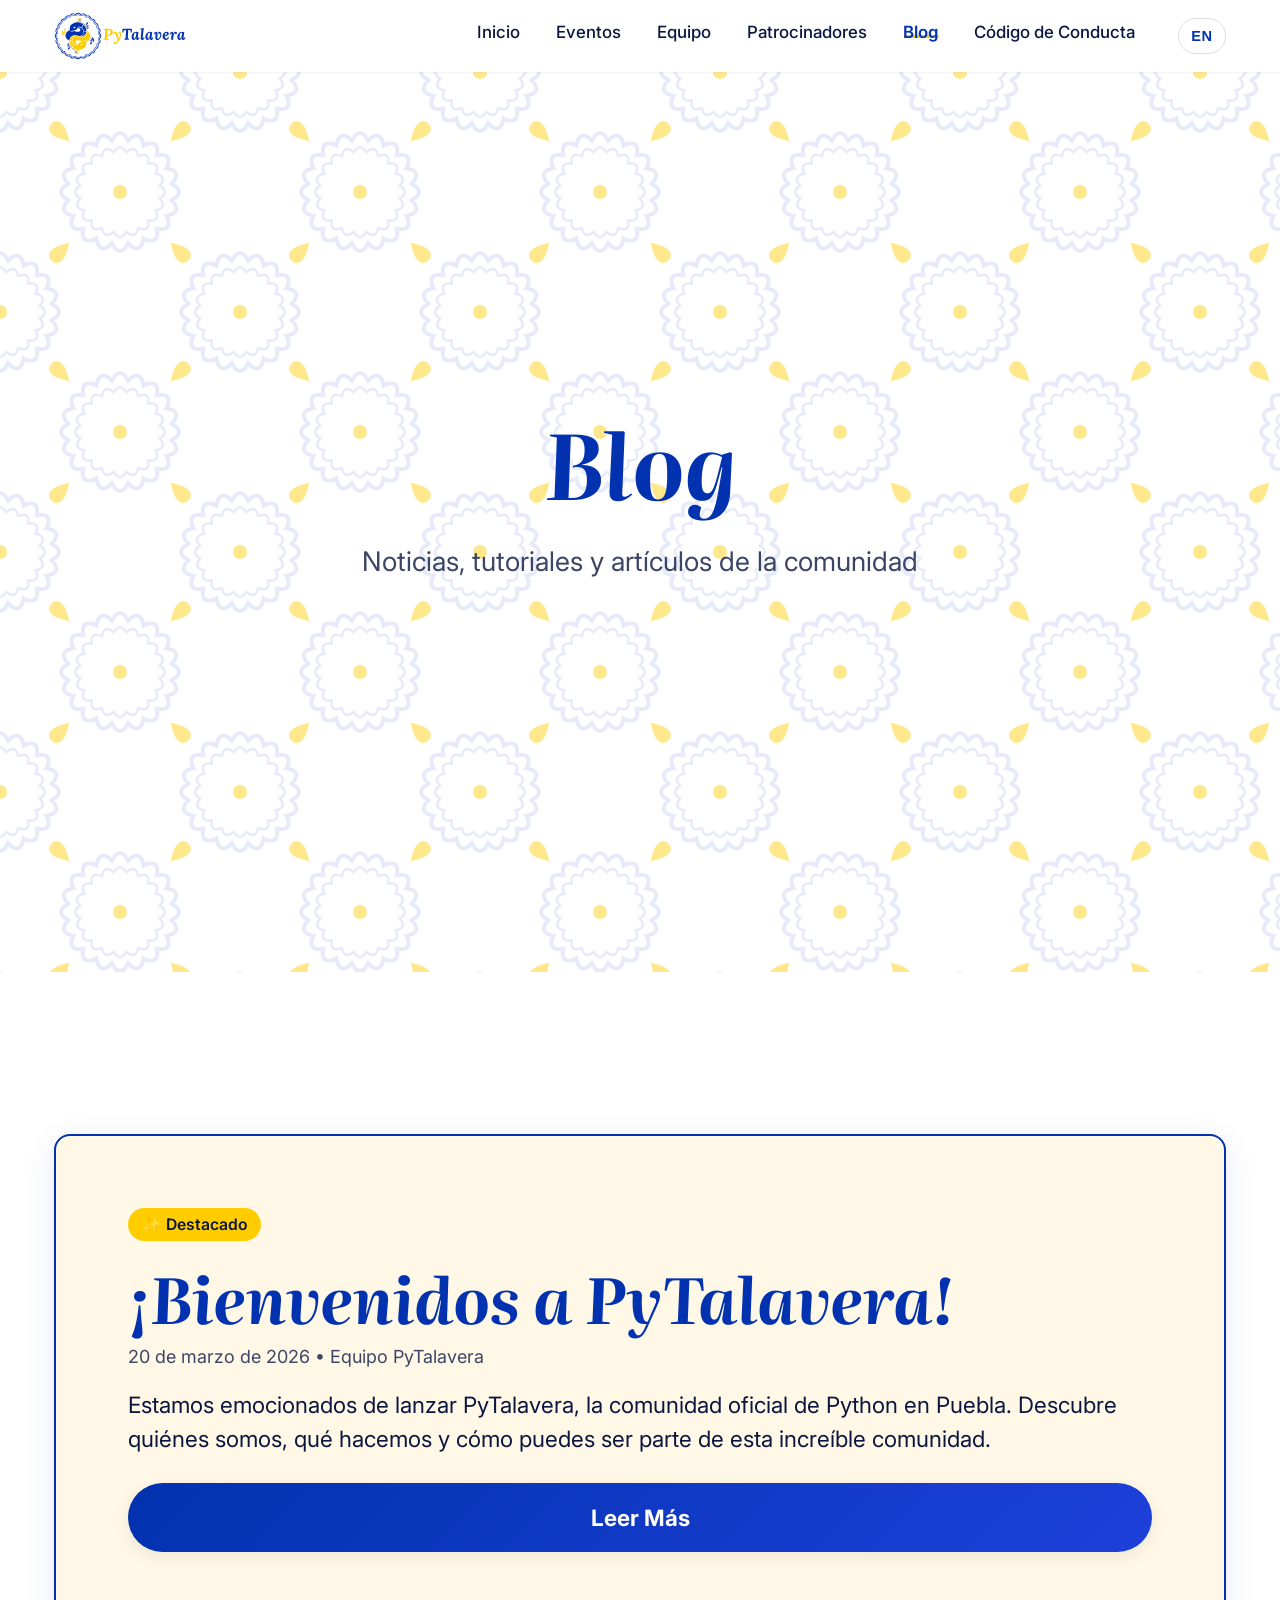
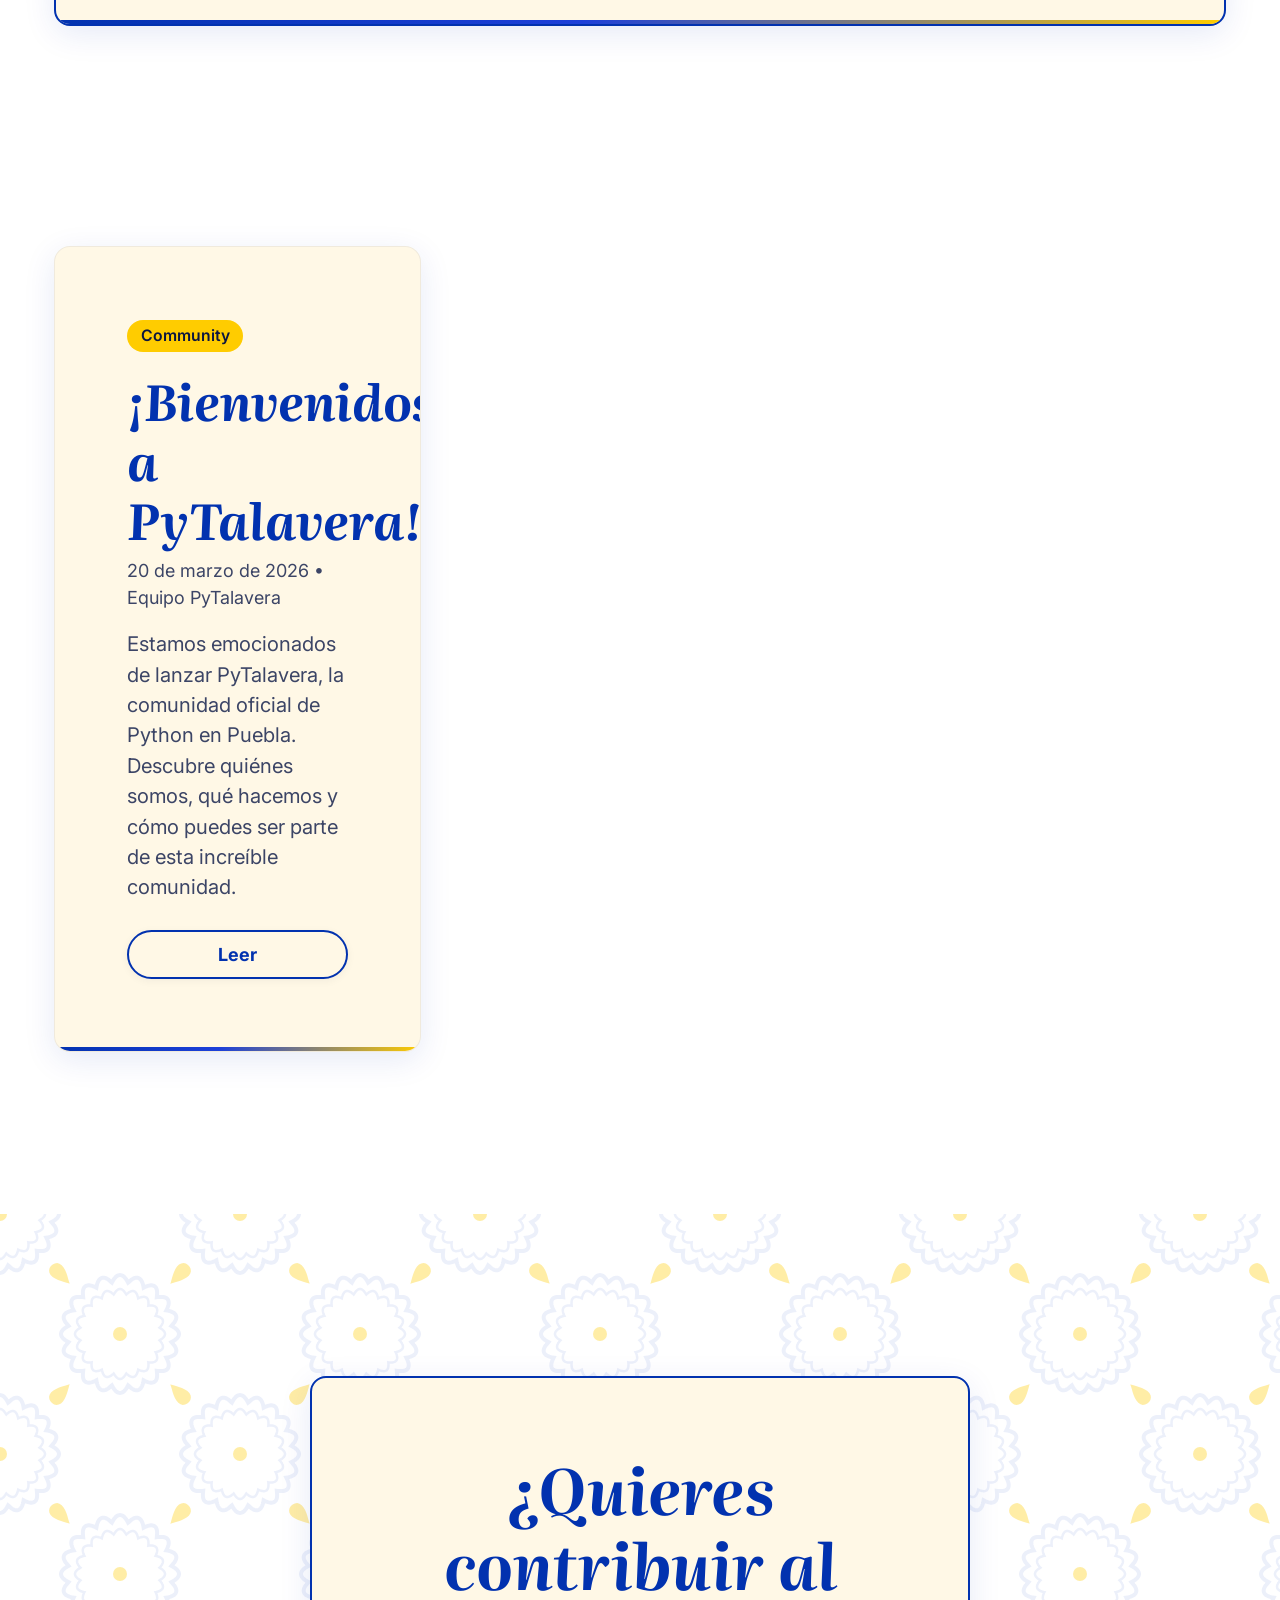
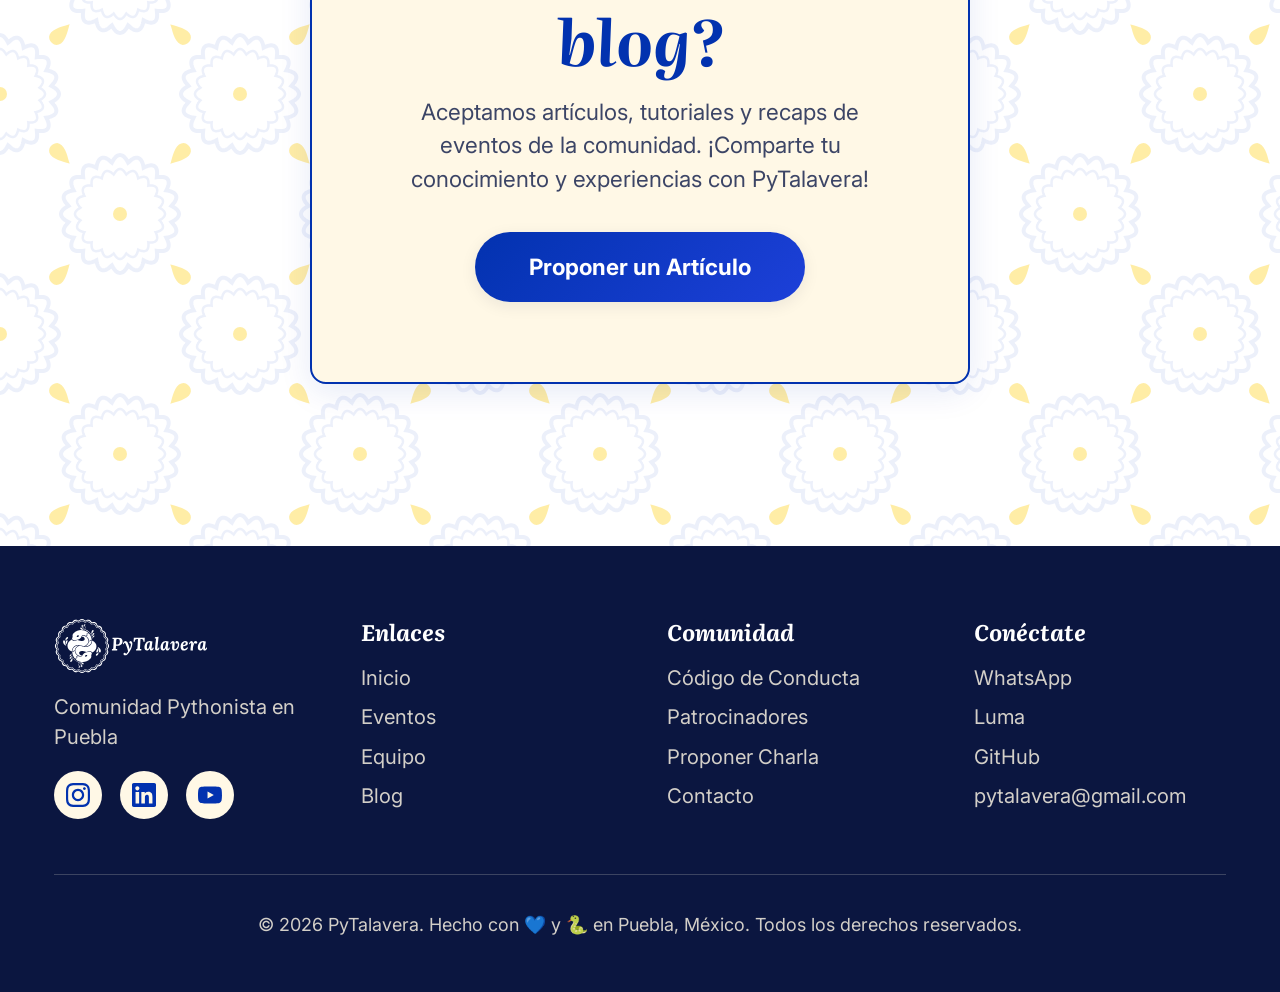
<file: blog.html>
<!DOCTYPE html>
<html lang="es">
<head>
  <meta charset="UTF-8">
  <meta name="viewport" content="width=device-width, initial-scale=1.0">
  <meta http-equiv="X-UA-Compatible" content="ie=edge">

  <!-- Primary Meta Tags -->
  <title>Blog - PyTalavera</title>
  <meta name="title" content="Blog - PyTalavera">
  <meta name="description" content="Noticias, tutoriales y artículos sobre Python de la comunidad PyTalavera en Puebla. News, tutorials and articles about Python from PyTalavera community in Puebla.">

  <!-- Favicon -->
  <link rel="icon" href="assets/images/favicon/favicon.ico" sizes="any">
  <link rel="icon" type="image/svg+xml" href="assets/images/favicon/favicon.svg">
  <link rel="icon" type="image/png" sizes="32x32" href="assets/images/favicon/pytalavera-favicon-32.png">
  <link rel="icon" type="image/png" sizes="192x192" href="assets/images/favicon/pytalavera-favicon-192.png">
  <link rel="apple-touch-icon" sizes="180x180" href="assets/images/favicon/apple-touch-icon-180.png">
  <meta name="theme-color" content="#0232AF">

  <!-- Stylesheets -->
  <link rel="stylesheet" href="css/tokens.css">
  <link rel="stylesheet" href="css/main.css">
  <link rel="stylesheet" href="css/talavera-patterns.css">
  <link rel="stylesheet" href="css/responsive.css">

  <!-- Google Fonts -->
  <link rel="preconnect" href="https://fonts.googleapis.com">
  <link rel="preconnect" href="https://fonts.gstatic.com" crossorigin>
  <link href="https://fonts.googleapis.com/css2?family=Inter:wght@400;500;600;700&family=JetBrains+Mono:wght@400;600&family=Literata:ital,opsz,wght@1,7..72,400;1,7..72,700&display=swap" rel="stylesheet">
</head>
<body>
  <!-- Header -->
  <header class="site-header">
    <div class="container">
      <div class="header-content">
        <a href="index.html" class="site-logo">
          <img src="assets/images/logos/logo4.svg" alt="PyTalavera · Comunidad Pythonista en Puebla" width="155" height="56">
        </a>

        <nav class="main-nav" aria-label="Main navigation">
          <ul>
            <li><a href="index.html" data-lang="es">Inicio</a><a href="index.html" data-lang="en">Home</a></li>
            <li><a href="eventos.html" data-lang="es">Eventos</a><a href="eventos.html" data-lang="en">Events</a></li>
            <li><a href="equipo.html" data-lang="es">Equipo</a><a href="equipo.html" data-lang="en">Team</a></li>
            <li><a href="patrocinadores.html" data-lang="es">Patrocinadores</a><a href="patrocinadores.html" data-lang="en">Sponsors</a></li>
            <li><a href="blog.html" class="active" data-lang="es">Blog</a><a href="blog.html" class="active" data-lang="en">Blog</a></li>
            <li><a href="codigo-de-conducta.html" data-lang="es">Código de Conducta</a><a href="codigo-de-conducta.html" data-lang="en">Code of Conduct</a></li>
          </ul>
        </nav>

        <button id="language-toggle" class="language-toggle" aria-label="Switch language">EN</button>

        <button class="mobile-menu-toggle" aria-label="Toggle menu" aria-expanded="false">
          <span></span>
          <span></span>
          <span></span>
        </button>
      </div>
    </div>
  </header>

  <!-- Mobile Menu -->
  <div class="mobile-menu-overlay"></div>
  <nav class="mobile-menu" aria-label="Mobile navigation">
    <ul>
      <li><a href="index.html" data-lang="es">Inicio</a><a href="index.html" data-lang="en">Home</a></li>
      <li><a href="eventos.html" data-lang="es">Eventos</a><a href="eventos.html" data-lang="en">Events</a></li>
      <li><a href="equipo.html" data-lang="es">Equipo</a><a href="equipo.html" data-lang="en">Team</a></li>
      <li><a href="patrocinadores.html" data-lang="es">Patrocinadores</a><a href="patrocinadores.html" data-lang="en">Sponsors</a></li>
      <li><a href="blog.html" data-lang="es">Blog</a><a href="blog.html" data-lang="en">Blog</a></li>
      <li><a href="codigo-de-conducta.html" data-lang="es">Código de Conducta</a><a href="codigo-de-conducta.html" data-lang="en">Code of Conduct</a></li>
    </ul>
  </nav>

  <!-- Main Content -->
  <main>
    <!-- Page Header -->
    <section class="hero" style="padding: var(--spacing-3xl) 0;">
      <div class="container container-md text-center">
        <h1>Blog</h1>
        <p class="hero-subtitle">
          <span data-lang="es">Noticias, tutoriales y artículos de la comunidad</span>
          <span data-lang="en">News, tutorials and articles from the community</span>
        </p>
      </div>
    </section>

    <!-- Blog Posts -->
    <section>
      <div class="container">
        
        <!-- Featured Post -->
        <div class="card blog-post-card" style="margin-bottom: var(--spacing-3xl); border: 2px solid var(--color-primary);">
          <span class="badge badge-amarillo" style="margin-bottom: var(--spacing-md);">
            <span data-lang="es">✨ Destacado</span>
            <span data-lang="en">✨ Featured</span>
          </span>
          <h2 style="margin-bottom: var(--spacing-sm);">¡Bienvenidos a PyTalavera!</h2>
          <p style="color: var(--color-text-light); font-size: var(--font-size-sm); margin-bottom: var(--spacing-md);">
            20 de marzo de 2026 • Equipo PyTalavera
          </p>
          <p style="font-size: var(--font-size-lg); margin-bottom: var(--spacing-lg);">
            Estamos emocionados de lanzar PyTalavera, la comunidad oficial de Python en Puebla. Descubre quiénes somos, qué hacemos y cómo puedes ser parte de esta increíble comunidad.
          </p>
          <a href="blog/posts/bienvenidos-pytalavera.html" class="btn btn-primary">
            <span data-lang="es">Leer Más</span>
            <span data-lang="en">Read More</span>
          </a>
        </div>


        <!-- Blog Grid -->
        <div class="section-header">
          <h2>
            <span data-lang="es">Todos los Artículos</span>
            <span data-lang="en">All Articles</span>
          </h2>
        </div>

        <div class="blog-grid grid grid-cols-1 grid-md-2 grid-lg-3">
          
          <article class="card blog-post-card">
            <div style="margin-bottom: var(--spacing-sm);">
              <span class="badge badge-amarillo">
                Community
              </span>
            </div>
            <h3 style="margin-bottom: var(--spacing-sm);">¡Bienvenidos a PyTalavera!</h3>
            <p style="color: var(--color-text-light); font-size: var(--font-size-sm); margin-bottom: var(--spacing-md);">
              20 de marzo de 2026 • Equipo PyTalavera
            </p>
            <p style="color: var(--color-text-light); margin-bottom: var(--spacing-lg);">
              Estamos emocionados de lanzar PyTalavera, la comunidad oficial de Python en Puebla. Descubre quiénes somos, qué hacemos y cómo puedes ser parte de esta increíble comunidad.
            </p>
            <a href="blog/posts/bienvenidos-pytalavera.html" class="btn btn-outline btn-small">
              <span data-lang="es">Leer</span>
              <span data-lang="en">Read</span>
            </a>
          </article>

        </div>
      </div>
    </section>

    <!-- Newsletter CTA -->
    <section class="talavera-bg">
      <div class="container container-md">
        <div class="card cta-card">
          <h2>
            <span data-lang="es">¿Quieres contribuir al blog?</span>
            <span data-lang="en">Want to contribute to the blog?</span>
          </h2>
          <p style="font-size: var(--font-size-lg); color: var(--color-text-light); margin-bottom: var(--spacing-xl);">
            <span data-lang="es">
              Aceptamos artículos, tutoriales y recaps de eventos de la comunidad.
              ¡Comparte tu conocimiento y experiencias con PyTalavera!
            </span>
            <span data-lang="en">
              We accept articles, tutorials and event recaps from the community.
              Share your knowledge and experiences with PyTalavera!
            </span>
          </p>
          <a href="mailto:pytalavera@gmail.com?subject=Contacto%20PyTalavera" class="btn btn-primary btn-large">
            <span data-lang="es">Proponer un Artículo</span>
            <span data-lang="en">Propose an Article</span>
          </a>
        </div>
      </div>
    </section>
  </main>

  <!-- Footer -->
  <footer class="site-footer">
    <div class="container">
      <div class="footer-content">
        <div class="footer-section">
          <h3 class="sr-only">PyTalavera</h3>
          <img class="footer-logo" src="assets/images/logos/una-tinta/pytalavera-horizontal-una-tinta-blanco.svg" alt="PyTalavera" width="155" height="56">
          <p data-lang="es">Comunidad Pythonista en Puebla</p>
          <p data-lang="en">Pythonista Community in Puebla</p>
          <div class="social-links mt-md">
            <a href="https://www.instagram.com/pytalavera/" target="_blank" class="social-link" aria-label="Instagram">
              <svg xmlns="http://www.w3.org/2000/svg" fill="currentColor" viewBox="0 0 24 24"><path d="M12 2.163c3.204 0 3.584.012 4.85.07 3.252.148 4.771 1.691 4.919 4.919.058 1.265.069 1.645.069 4.849 0 3.205-.012 3.584-.069 4.849-.149 3.225-1.664 4.771-4.919 4.919-1.266.058-1.644.07-4.85.07-3.204 0-3.584-.012-4.849-.07-3.26-.149-4.771-1.699-4.919-4.92-.058-1.265-.07-1.644-.07-4.849 0-3.204.013-3.583.07-4.849.149-3.227 1.664-4.771 4.919-4.919 1.266-.057 1.645-.069 4.849-.069zm0-2.163c-3.259 0-3.667.014-4.947.072-4.358.2-6.78 2.618-6.98 6.98-.059 1.281-.073 1.689-.073 4.948 0 3.259.014 3.668.072 4.948.2 4.358 2.618 6.78 6.98 6.98 1.281.058 1.689.072 4.948.072 3.259 0 3.668-.014 4.948-.072 4.354-.2 6.782-2.618 6.979-6.98.059-1.28.073-1.689.073-4.948 0-3.259-.014-3.667-.072-4.947-.196-4.354-2.617-6.78-6.979-6.98-1.281-.059-1.69-.073-4.949-.073zm0 5.838c-3.403 0-6.162 2.759-6.162 6.162s2.759 6.163 6.162 6.163 6.162-2.759 6.162-6.163c0-3.403-2.759-6.162-6.162-6.162zm0 10.162c-2.209 0-4-1.79-4-4 0-2.209 1.791-4 4-4s4 1.791 4 4c0 2.21-1.791 4-4 4zm6.406-11.845c-.796 0-1.441.645-1.441 1.44s.645 1.44 1.441 1.44c.795 0 1.439-.645 1.439-1.44s-.644-1.44-1.439-1.44z"/></svg>
            </a>
            <a href="https://www.linkedin.com/company/106000587" target="_blank" class="social-link" aria-label="LinkedIn">
              <svg xmlns="http://www.w3.org/2000/svg" fill="currentColor" viewBox="0 0 24 24"><path d="M20.447 20.452h-3.554v-5.569c0-1.328-.027-3.037-1.852-3.037-1.853 0-2.136 1.445-2.136 2.939v5.667H9.351V9h3.414v1.561h.046c.477-.9 1.637-1.85 3.37-1.85 3.601 0 4.267 2.37 4.267 5.455v6.286zM5.337 7.433c-1.144 0-2.063-.926-2.063-2.065 0-1.138.92-2.063 2.063-2.063 1.14 0 2.064.925 2.064 2.063 0 1.139-.925 2.065-2.064 2.065zm1.782 13.019H3.555V9h3.564v11.452zM22.225 0H1.771C.792 0 0 .774 0 1.729v20.542C0 23.227.792 24 1.771 24h20.451C23.2 24 24 23.227 24 22.271V1.729C24 .774 23.2 0 22.222 0h.003z"/></svg>
            </a>
            <a href="https://youtube.com/@pytalavera" target="_blank" class="social-link" aria-label="YouTube">
              <svg xmlns="http://www.w3.org/2000/svg" fill="currentColor" viewBox="0 0 24 24"><path d="M23.498 6.186a3.016 3.016 0 0 0-2.122-2.136C19.505 3.545 12 3.545 12 3.545s-7.505 0-9.377.505A3.017 3.017 0 0 0 .502 6.186C0 8.07 0 12 0 12s0 3.93.502 5.814a3.016 3.016 0 0 0 2.122 2.136c1.871.505 9.376.505 9.376.505s7.505 0 9.377-.505a3.015 3.015 0 0 0 2.122-2.136C24 15.93 24 12 24 12s0-3.93-.502-5.814zM9.545 15.568V8.432L15.818 12l-6.273 3.568z"/></svg>
            </a>
          </div>
        </div>

        <div class="footer-section">
          <h3 data-lang="es">Enlaces</h3>
          <h3 data-lang="en">Links</h3>
          <a href="index.html" data-lang="es">Inicio</a>
          <a href="index.html" data-lang="en">Home</a>
          <a href="eventos.html" data-lang="es">Eventos</a>
          <a href="eventos.html" data-lang="en">Events</a>
          <a href="equipo.html" data-lang="es">Equipo</a>
          <a href="equipo.html" data-lang="en">Team</a>
          <a href="blog.html" data-lang="es">Blog</a>
          <a href="blog.html" data-lang="en">Blog</a>
        </div>

        <div class="footer-section">
          <h3 data-lang="es">Comunidad</h3>
          <h3 data-lang="en">Community</h3>
          <a href="codigo-de-conducta.html" data-lang="es">Código de Conducta</a>
          <a href="codigo-de-conducta.html" data-lang="en">Code of Conduct</a>
          <a href="patrocinadores.html" data-lang="es">Patrocinadores</a>
          <a href="patrocinadores.html" data-lang="en">Sponsors</a>
          <a href="https://forms.gle/mygVWEknGR1oRtJE6" target="_blank" rel="noopener" data-lang="es">Proponer Charla</a>
          <a href="https://forms.gle/mygVWEknGR1oRtJE6" target="_blank" rel="noopener" data-lang="en">Propose a Talk</a>
          <a href="mailto:pytalavera@gmail.com?subject=Contacto%20PyTalavera" data-lang="es">Contacto</a>
          <a href="mailto:pytalavera@gmail.com?subject=Contacto%20PyTalavera" data-lang="en">Contact</a>
        </div>

        <div class="footer-section">
          <h3 data-lang="es">Conéctate</h3>
          <h3 data-lang="en">Connect</h3>
          <a href="https://chat.whatsapp.com/G3hvf4dDxkBCmYHHlMYAkd" target="_blank">WhatsApp</a>
          <a href="https://lu.ma/cal-ZiazPAzfyRnM7zl" target="_blank">Luma</a>
          <a href="https://github.com/pytalavera" target="_blank">GitHub</a>
          <a href="mailto:pytalavera@gmail.com">pytalavera@gmail.com</a>
        </div>
      </div>

      <div class="footer-bottom">
        <p data-lang="es">© 2026 PyTalavera. Hecho con 💙 y 🐍 en Puebla, México. Todos los derechos reservados.</p>
        <p data-lang="en">© 2026 PyTalavera. Made with 💙 and 🐍 in Puebla, Mexico. All rights reserved.</p>
      </div>
    </div>
  </footer>

  <!-- Scripts -->
  <script src="js/language.js"></script>
  <script src="js/main.js"></script>
</body>
</html>
</file>
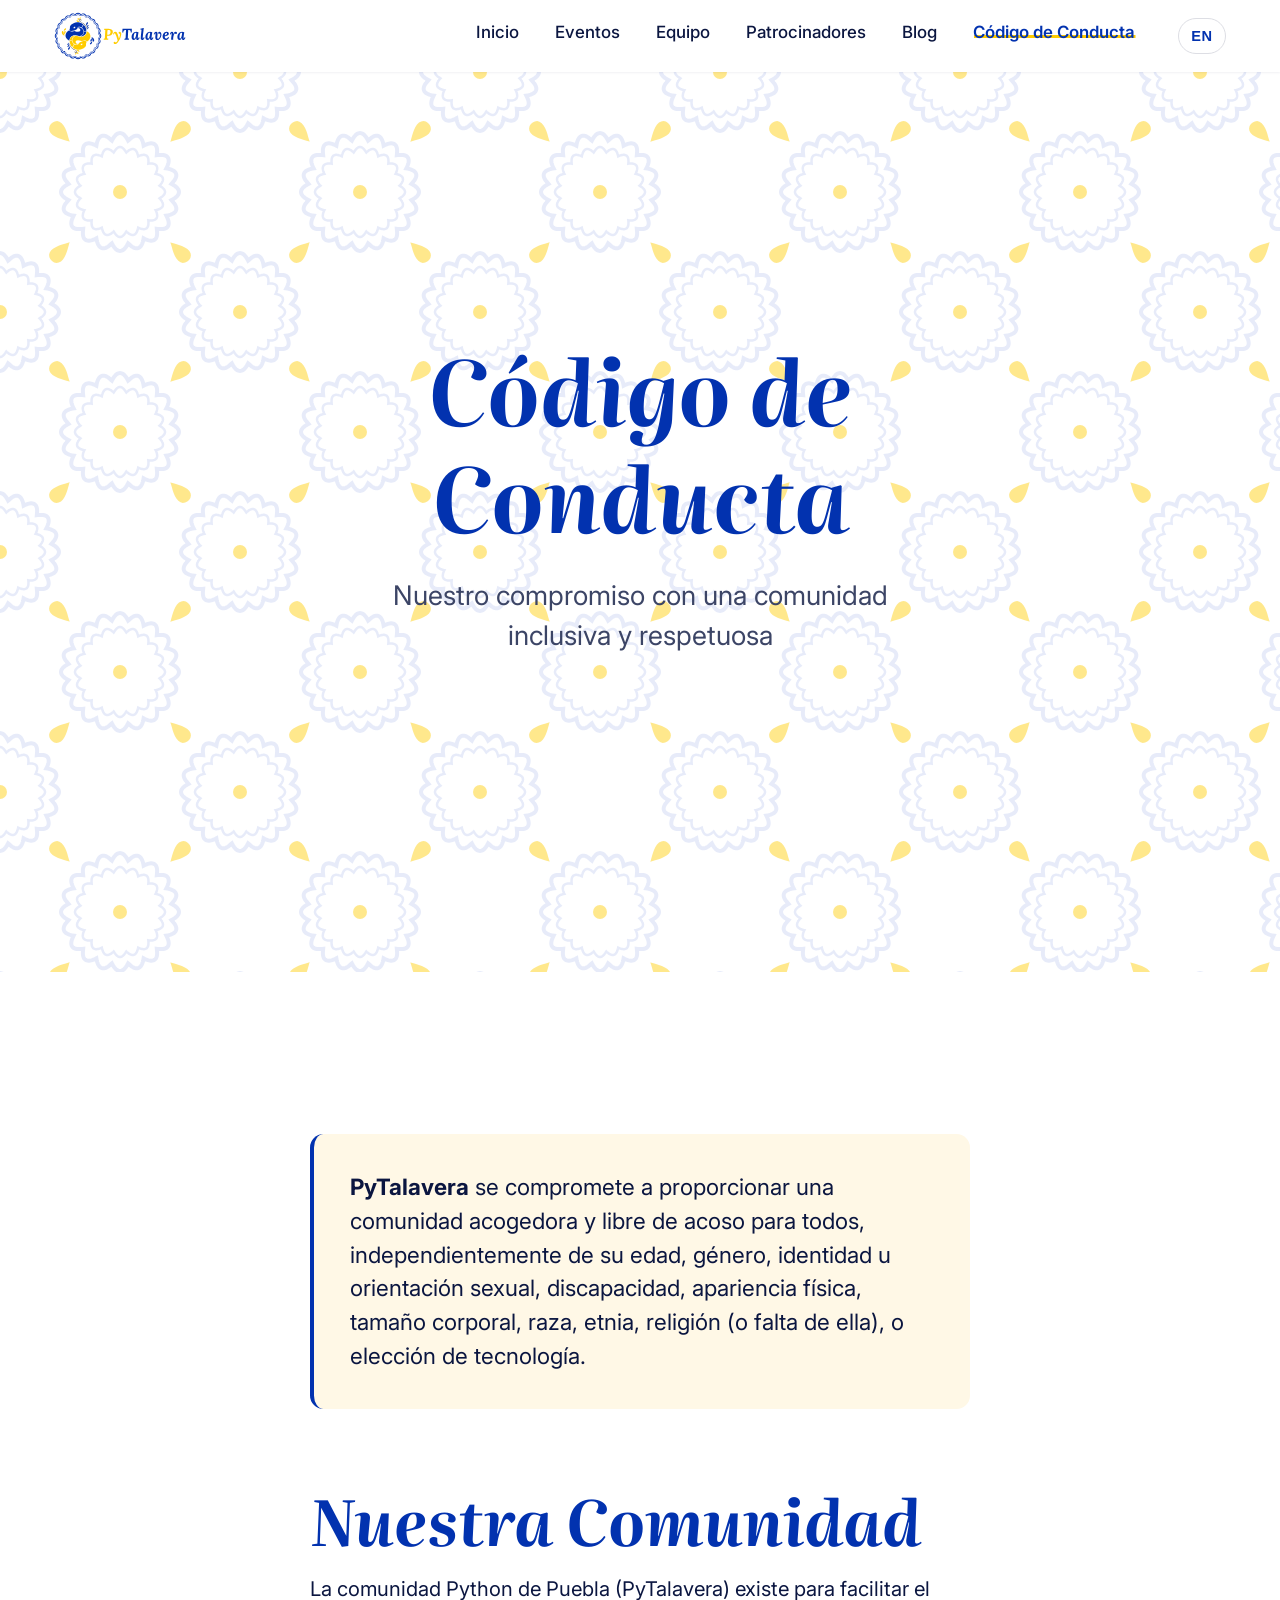
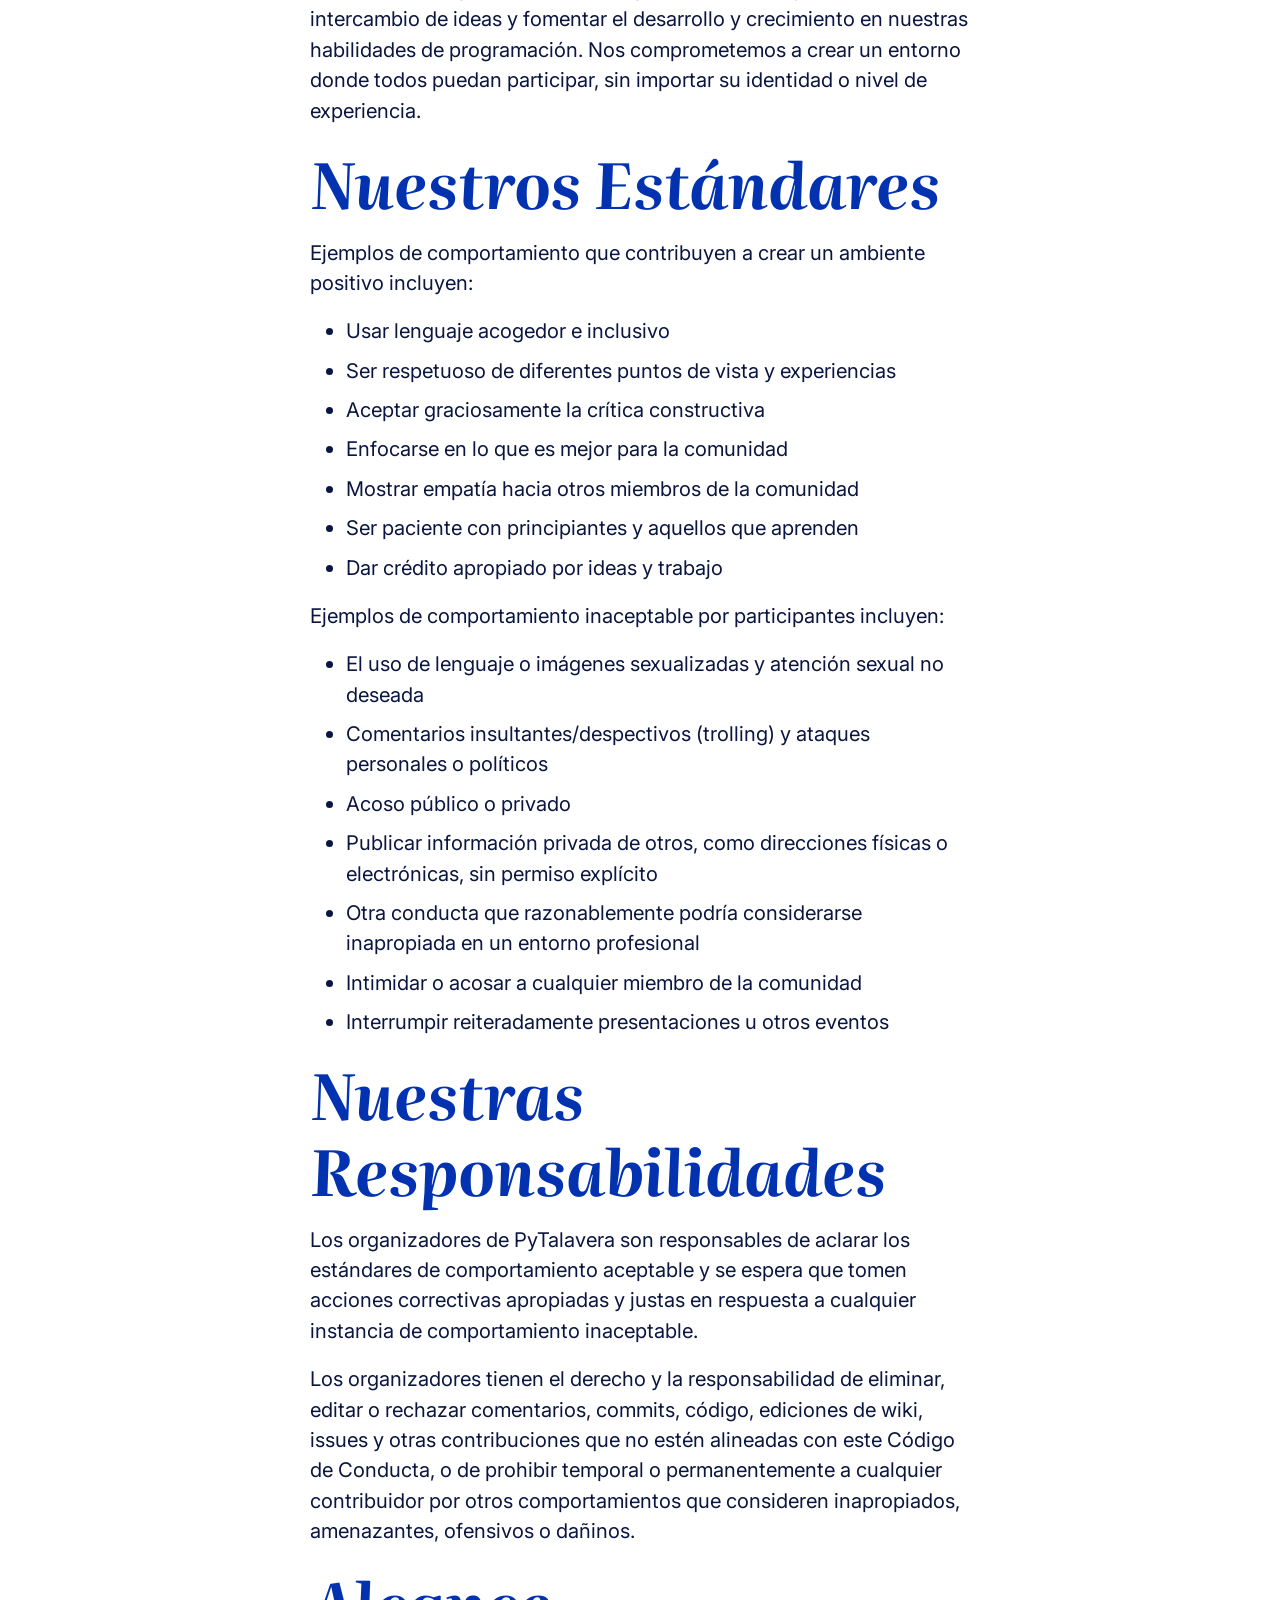
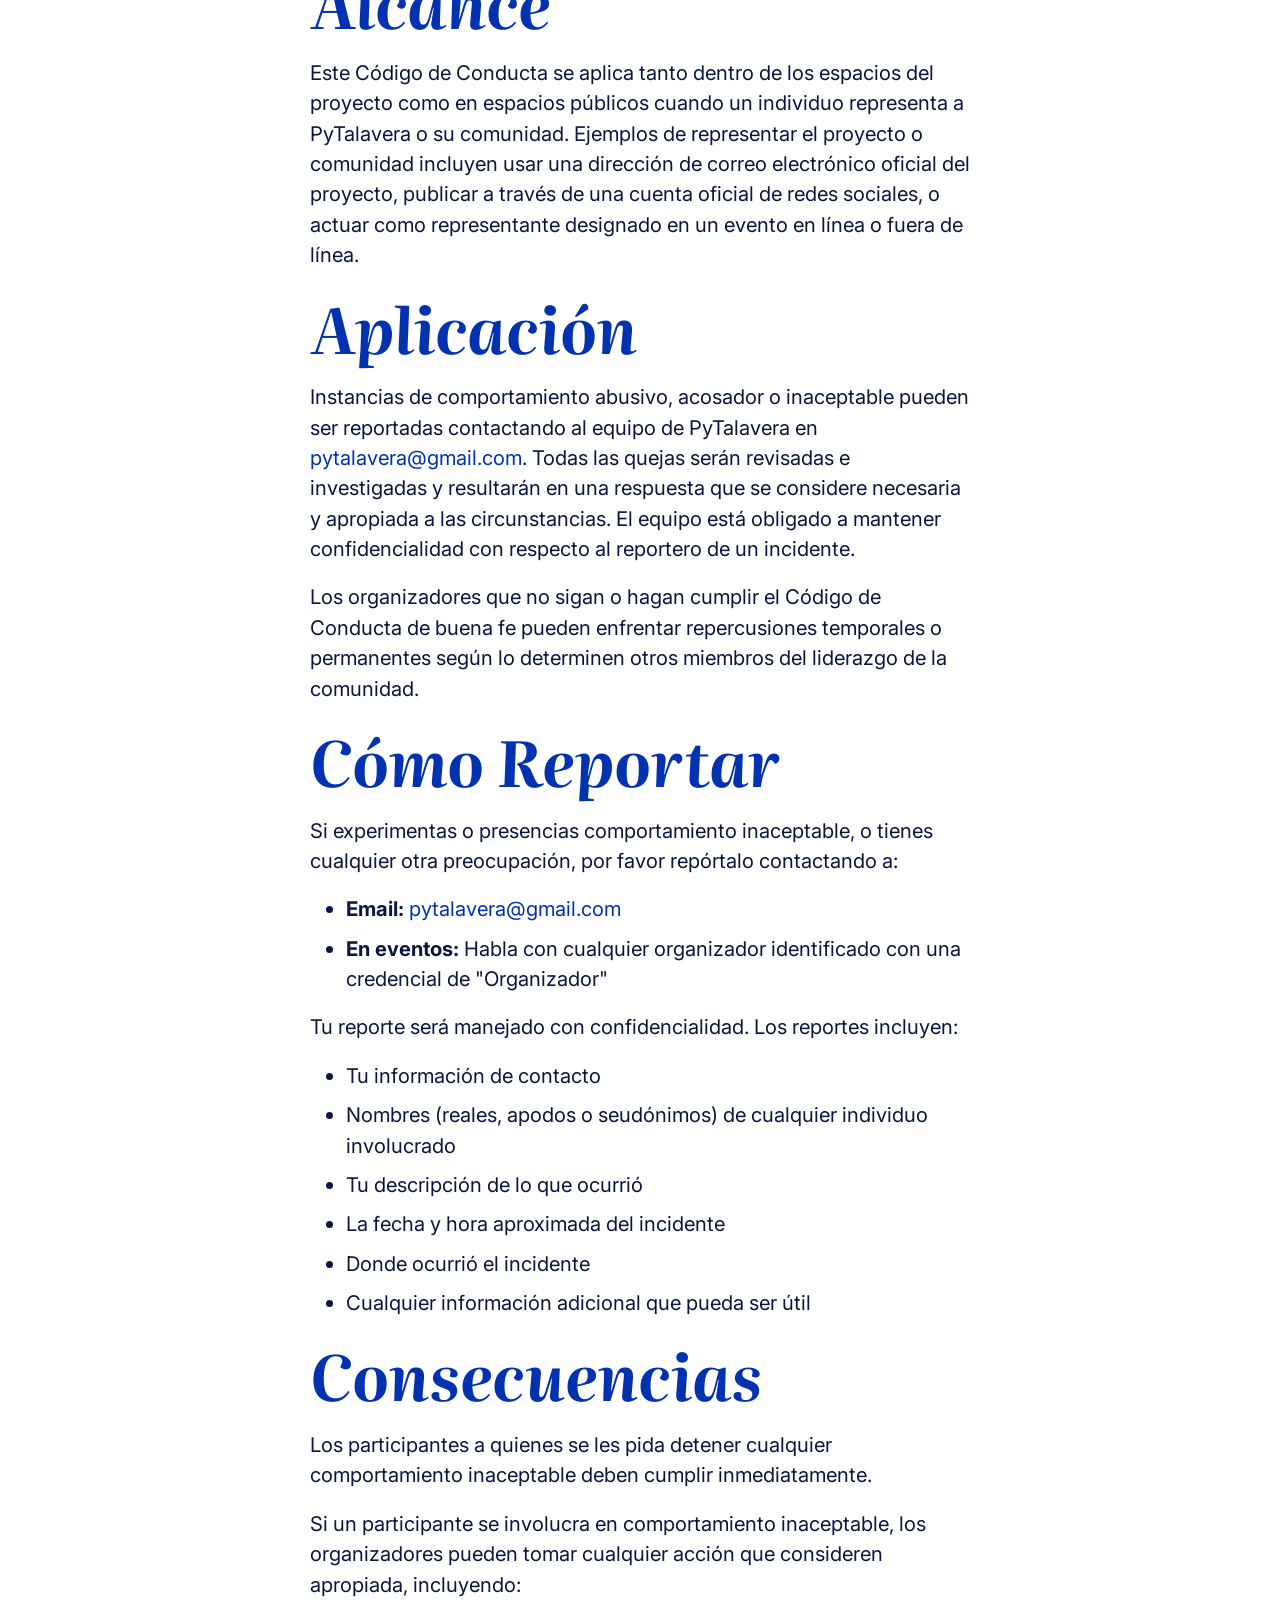
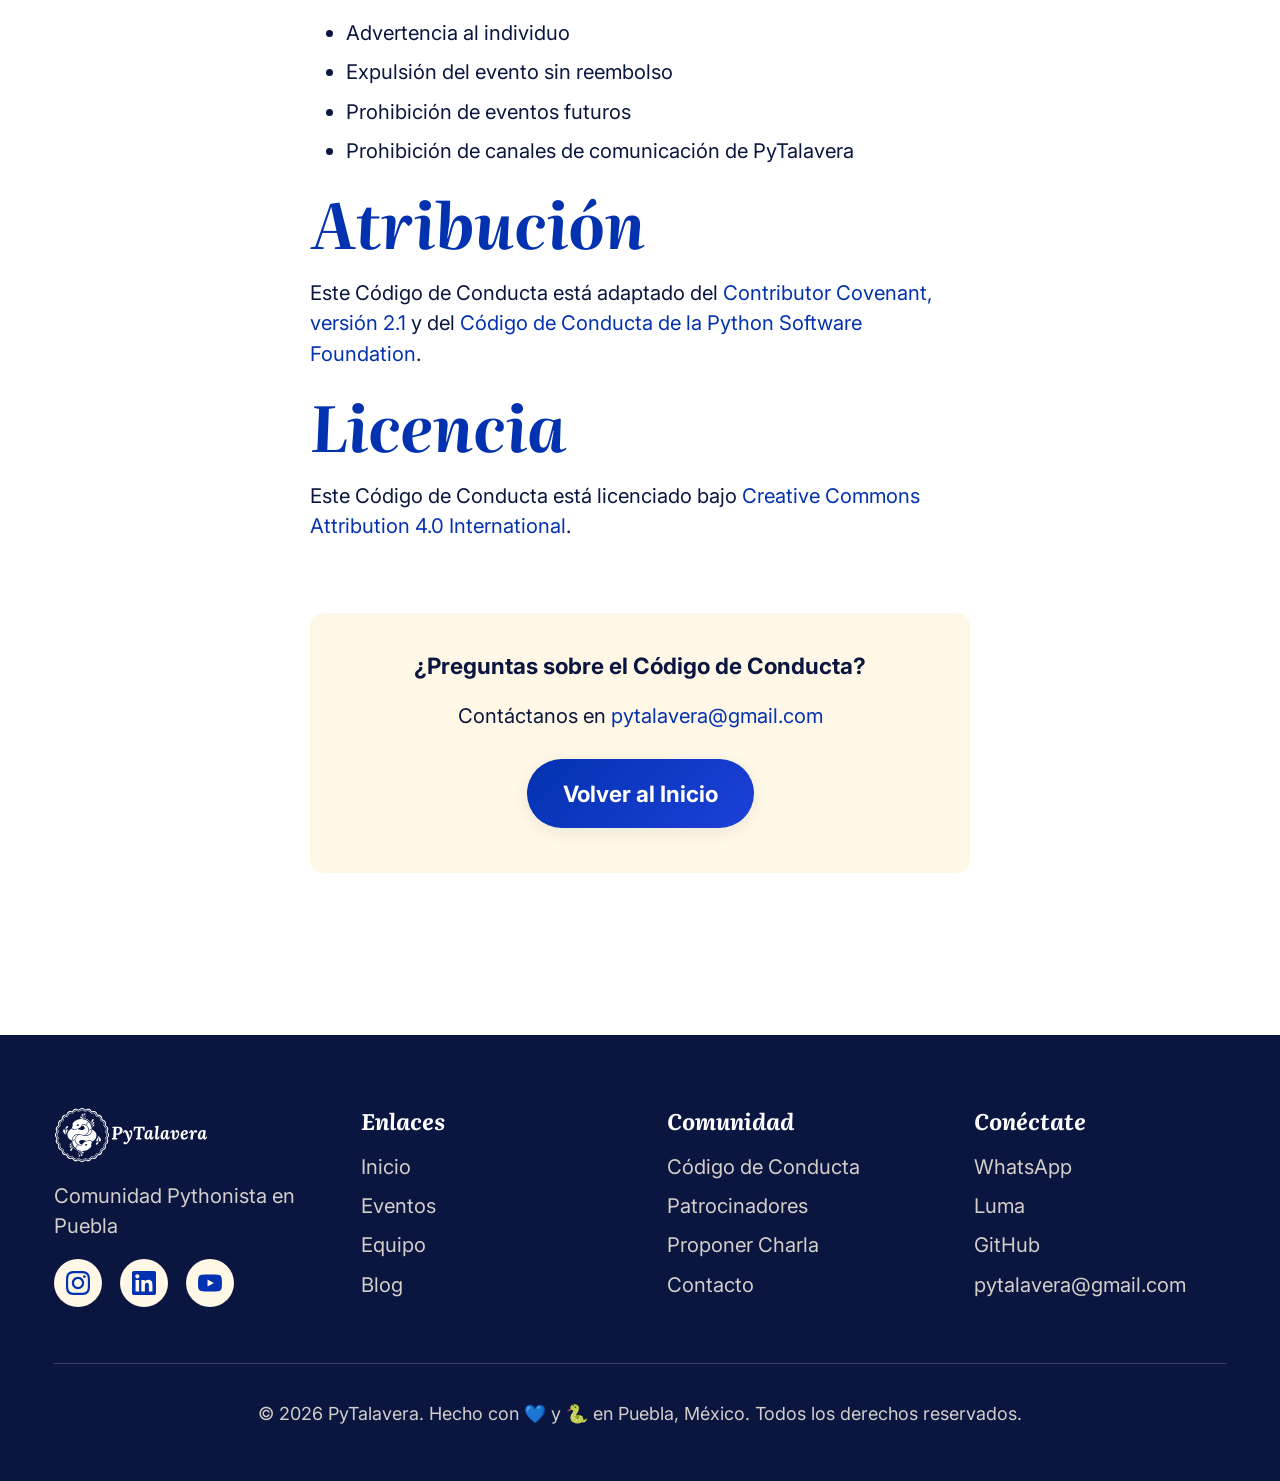
<file: codigo-de-conducta.html>
<!DOCTYPE html>
<html lang="es">
<head>
  <meta charset="UTF-8">
  <meta name="viewport" content="width=device-width, initial-scale=1.0">
  <meta http-equiv="X-UA-Compatible" content="ie=edge">

  <!-- Primary Meta Tags -->
  <title>Código de Conducta - PyTalavera | Code of Conduct - PyTalavera</title>
  <meta name="title" content="Código de Conducta - PyTalavera">
  <meta name="description" content="Código de Conducta de PyTalavera. Code of Conduct for PyTalavera community.">

  <!-- Favicon -->
  <link rel="icon" href="assets/images/favicon/favicon.ico" sizes="any">
  <link rel="icon" type="image/svg+xml" href="assets/images/favicon/favicon.svg">
  <link rel="icon" type="image/png" sizes="32x32" href="assets/images/favicon/pytalavera-favicon-32.png">
  <link rel="icon" type="image/png" sizes="192x192" href="assets/images/favicon/pytalavera-favicon-192.png">
  <link rel="apple-touch-icon" sizes="180x180" href="assets/images/favicon/apple-touch-icon-180.png">
  <meta name="theme-color" content="#0232AF">

  <!-- Stylesheets -->
  <link rel="stylesheet" href="css/tokens.css">
  <link rel="stylesheet" href="css/main.css">
  <link rel="stylesheet" href="css/talavera-patterns.css">
  <link rel="stylesheet" href="css/responsive.css">

  <!-- Google Fonts -->
  <link rel="preconnect" href="https://fonts.googleapis.com">
  <link rel="preconnect" href="https://fonts.gstatic.com" crossorigin>
  <link href="https://fonts.googleapis.com/css2?family=Inter:wght@400;500;600;700&family=JetBrains+Mono:wght@400;600&family=Literata:ital,opsz,wght@1,7..72,400;1,7..72,700&display=swap" rel="stylesheet">
</head>
<body>
  <!-- Header -->
  <header class="site-header">
    <div class="container">
      <div class="header-content">
        <a href="index.html" class="site-logo">
          <img src="assets/images/logos/logo4.svg" alt="PyTalavera · Comunidad Pythonista en Puebla" width="155" height="56">
        </a>

        <nav class="main-nav" aria-label="Main navigation">
          <ul>
            <li><a href="index.html" data-lang="es">Inicio</a><a href="index.html" data-lang="en">Home</a></li>
            <li><a href="eventos.html" data-lang="es">Eventos</a><a href="eventos.html" data-lang="en">Events</a></li>
            <li><a href="equipo.html" data-lang="es">Equipo</a><a href="equipo.html" data-lang="en">Team</a></li>
            <li><a href="patrocinadores.html" data-lang="es">Patrocinadores</a><a href="patrocinadores.html" data-lang="en">Sponsors</a></li>
            <li><a href="blog.html" data-lang="es">Blog</a><a href="blog.html" data-lang="en">Blog</a></li>
            <li><a href="codigo-de-conducta.html" class="active" data-lang="es">Código de Conducta</a><a href="codigo-de-conducta.html" class="active" data-lang="en">Code of Conduct</a></li>
          </ul>
        </nav>

        <button id="language-toggle" class="language-toggle" aria-label="Switch language">EN</button>

        <button class="mobile-menu-toggle" aria-label="Toggle menu" aria-expanded="false">
          <span></span>
          <span></span>
          <span></span>
        </button>
      </div>
    </div>
  </header>

  <!-- Mobile Menu -->
  <div class="mobile-menu-overlay"></div>
  <nav class="mobile-menu" aria-label="Mobile navigation">
    <ul>
      <li><a href="index.html" data-lang="es">Inicio</a><a href="index.html" data-lang="en">Home</a></li>
      <li><a href="eventos.html" data-lang="es">Eventos</a><a href="eventos.html" data-lang="en">Events</a></li>
      <li><a href="equipo.html" data-lang="es">Equipo</a><a href="equipo.html" data-lang="en">Team</a></li>
      <li><a href="patrocinadores.html" data-lang="es">Patrocinadores</a><a href="patrocinadores.html" data-lang="en">Sponsors</a></li>
      <li><a href="blog.html" data-lang="es">Blog</a><a href="blog.html" data-lang="en">Blog</a></li>
      <li><a href="codigo-de-conducta.html" data-lang="es">Código de Conducta</a><a href="codigo-de-conducta.html" data-lang="en">Code of Conduct</a></li>
    </ul>
  </nav>

  <!-- Main Content -->
  <main>
    <!-- Page Header -->
    <section class="hero" style="padding: var(--spacing-3xl) 0;">
      <div class="container container-md text-center">
        <h1>
          <span data-lang="es">Código de Conducta</span>
          <span data-lang="en">Code of Conduct</span>
        </h1>
        <p class="hero-subtitle">
          <span data-lang="es">Nuestro compromiso con una comunidad inclusiva y respetuosa</span>
          <span data-lang="en">Our commitment to an inclusive and respectful community</span>
        </p>
      </div>
    </section>


    <!-- Code of Conduct Content -->
    <section>
      <div class="container container-md">
        <!-- Spanish Version -->
        <div class="lang-es">
          <div style="background-color: var(--gray-50); padding: var(--spacing-xl); border-radius: var(--radius-lg); border-left: 4px solid var(--color-primary); margin-bottom: var(--spacing-3xl);">
            <p style="font-size: var(--font-size-lg); margin-bottom: 0;">
              <strong>PyTalavera</strong> se compromete a proporcionar una comunidad acogedora y libre de acoso para todos, independientemente de su edad, género, identidad u orientación sexual, discapacidad, apariencia física, tamaño corporal, raza, etnia, religión (o falta de ella), o elección de tecnología.
            </p>
          </div>

          <h2 id="nuestra-comunidad">Nuestra Comunidad</h2>
          <p>
            La comunidad Python de Puebla (PyTalavera) existe para facilitar el intercambio de ideas y fomentar el desarrollo y crecimiento en nuestras habilidades de programación.  Nos comprometemos a crear un entorno donde todos puedan participar, sin importar su identidad o nivel de experiencia.
          </p>

          <h2 id="nuestros-estandares">Nuestros Estándares</h2>
          <p>Ejemplos de comportamiento que contribuyen a crear un ambiente positivo incluyen:</p>
          <ul>
            <li>Usar lenguaje acogedor e inclusivo</li>
            <li>Ser respetuoso de diferentes puntos de vista y experiencias</li>
            <li>Aceptar graciosamente la crítica constructiva</li>
            <li>Enfocarse en lo que es mejor para la comunidad</li>
            <li>Mostrar empatía hacia otros miembros de la comunidad</li>
            <li>Ser paciente con principiantes y aquellos que aprenden</li>
            <li>Dar crédito apropiado por ideas y trabajo</li>
          </ul>

          <p>Ejemplos de comportamiento inaceptable por participantes incluyen:</p>
          <ul>
            <li>El uso de lenguaje o imágenes sexualizadas y atención sexual no deseada</li>
            <li>Comentarios insultantes/despectivos (trolling) y ataques personales o políticos</li>
            <li>Acoso público o privado</li>
            <li>Publicar información privada de otros, como direcciones físicas o electrónicas, sin permiso explícito</li>
            <li>Otra conducta que razonablemente podría considerarse inapropiada en un entorno profesional</li>
            <li>Intimidar o acosar a cualquier miembro de la comunidad</li>
            <li>Interrumpir reiteradamente presentaciones u otros eventos</li>
          </ul>

          <h2 id="nuestras-responsabilidades">Nuestras Responsabilidades</h2>
          <p>
            Los organizadores de PyTalavera son responsables de aclarar los estándares de comportamiento aceptable y se espera que tomen acciones correctivas apropiadas y justas en respuesta a cualquier instancia de comportamiento inaceptable.
          </p>
          <p>
            Los organizadores tienen el derecho y la responsabilidad de eliminar, editar o rechazar comentarios, commits, código, ediciones de wiki, issues y otras contribuciones que no estén alineadas con este Código de Conducta, o de prohibir temporal o permanentemente a cualquier contribuidor por otros comportamientos que consideren inapropiados, amenazantes, ofensivos o dañinos.
          </p>

          <h2 id="alcance">Alcance</h2>
          <p>
            Este Código de Conducta se aplica tanto dentro de los espacios del proyecto como en espacios públicos cuando un individuo representa a PyTalavera o su comunidad. Ejemplos de representar el proyecto o comunidad incluyen usar una dirección de correo electrónico oficial del proyecto, publicar a través de una cuenta oficial de redes sociales, o actuar como representante designado en un evento en línea o fuera de línea.
          </p>

          <h2 id="aplicacion">Aplicación</h2>
          <p>
            Instancias de comportamiento abusivo, acosador o inaceptable pueden ser reportadas contactando al equipo de PyTalavera en <a href="mailto:pytalavera@gmail.com">pytalavera@gmail.com</a>. Todas las quejas serán revisadas e investigadas y resultarán en una respuesta que se considere necesaria y apropiada a las circunstancias. El equipo está obligado a mantener confidencialidad con respecto al reportero de un incidente.
          </p>
          <p>
            Los organizadores que no sigan o hagan cumplir el Código de Conducta de buena fe pueden enfrentar repercusiones temporales o permanentes según lo determinen otros miembros del liderazgo de la comunidad.
          </p>

          <h2 id="reporte">Cómo Reportar</h2>
          <p>Si experimentas o presencias comportamiento inaceptable, o tienes cualquier otra preocupación, por favor repórtalo contactando a:</p>
          <ul>
            <li><strong>Email:</strong> <a href="mailto:pytalavera@gmail.com">pytalavera@gmail.com</a></li>
            <li><strong>En eventos:</strong> Habla con cualquier organizador identificado con una credencial de "Organizador"</li>
          </ul>

          <p>Tu reporte será manejado con confidencialidad. Los reportes incluyen:</p>
          <ul>
            <li>Tu información de contacto</li>
            <li>Nombres (reales, apodos o seudónimos) de cualquier individuo involucrado</li>
            <li>Tu descripción de lo que ocurrió</li>
            <li>La fecha y hora aproximada del incidente</li>
            <li>Donde ocurrió el incidente</li>
            <li>Cualquier información adicional que pueda ser útil</li>
          </ul>

          <h2 id="consecuencias">Consecuencias</h2>
          <p>Los participantes a quienes se les pida detener cualquier comportamiento inaceptable deben cumplir inmediatamente.</p>
          <p>Si un participante se involucra en comportamiento inaceptable, los organizadores pueden tomar cualquier acción que consideren apropiada, incluyendo:</p>
          <ul>
            <li>Advertencia al individuo</li>
            <li>Expulsión del evento sin reembolso</li>
            <li>Prohibición de eventos futuros</li>
            <li>Prohibición de canales de comunicación de PyTalavera</li>
          </ul>

          <h2 id="atribucion">Atribución</h2>
          <p>
            Este Código de Conducta está adaptado del <a href="https://www.contributor-covenant.org/es/version/2/1/code_of_conduct/" target="_blank">Contributor Covenant, versión 2.1</a> y del <a href="https://www.python.org/psf/conduct/" target="_blank">Código de Conducta de la Python Software Foundation</a>.
          </p>

          <h2 id="licencia">Licencia</h2>
          <p>
            Este Código de Conducta está licenciado bajo <a href="https://creativecommons.org/licenses/by/4.0/" target="_blank">Creative Commons Attribution 4.0 International</a>.
          </p>

          <div style="background-color: var(--gray-50); padding: var(--spacing-xl); border-radius: var(--radius-lg); margin-top: var(--spacing-3xl); text-align: center;">
            <p style="font-size: var(--font-size-lg); margin-bottom: var(--spacing-md);">
              <strong>¿Preguntas sobre el Código de Conducta?</strong>
            </p>
            <p style="margin-bottom: var(--spacing-lg);">Contáctanos en <a href="mailto:pytalavera@gmail.com">pytalavera@gmail.com</a></p>
            <a href="index.html" class="btn btn-primary">Volver al Inicio</a>
          </div>
        </div>

        <!-- English Version -->
        <div class="lang-en">
          <div style="background-color: var(--gray-50); padding: var(--spacing-xl); border-radius: var(--radius-lg); border-left: 4px solid var(--color-primary); margin-bottom: var(--spacing-3xl);">
            <p style="font-size: var(--font-size-lg); margin-bottom: 0;">
              <strong>PyTalavera</strong> is committed to providing a welcoming and harassment-free community for everyone, regardless of age, gender, gender identity or expression, disability, physical appearance, body size, race, ethnicity, religion (or lack thereof), or technology choices.
            </p>
          </div>

          <h2 id="our-community">Our Community</h2>
          <p>
            The Puebla Python community (PyTalavera) exists to facilitate the exchange of ideas and foster development and growth in our programming skills. We are committed to creating an environment where everyone can participate, regardless of their identity or level of experience.
          </p>

          <h2 id="our-standards">Our Standards</h2>
          <p>Examples of behavior that contributes to creating a positive environment include:</p>
          <ul>
            <li>Using welcoming and inclusive language</li>
            <li>Being respectful of differing viewpoints and experiences</li>
            <li>Gracefully accepting constructive criticism</li>
            <li>Focusing on what is best for the community</li>
            <li>Showing empathy towards other community members</li>
            <li>Being patient with beginners and those who are learning</li>
            <li>Giving appropriate credit for ideas and work</li>
          </ul>

          <p>Examples of unacceptable behavior by participants include:</p>
          <ul>
            <li>The use of sexualized language or imagery and unwelcome sexual attention</li>
            <li>Trolling, insulting/derogatory comments, and personal or political attacks</li>
            <li>Public or private harassment</li>
            <li>Publishing others' private information, such as physical or electronic addresses, without explicit permission</li>
            <li>Other conduct which could reasonably be considered inappropriate in a professional setting</li>
            <li>Intimidating or harassing any community member</li>
            <li>Repeatedly interrupting presentations or other events</li>
          </ul>

          <h2 id="our-responsibilities">Our Responsibilities</h2>
          <p>
            PyTalavera organizers are responsible for clarifying the standards of acceptable behavior and are expected to take appropriate and fair corrective action in response to any instances of unacceptable behavior.
          </p>
          <p>
            Organizers have the right and responsibility to remove, edit, or reject comments, commits, code, wiki edits, issues, and other contributions that are not aligned with this Code of Conduct, or to ban temporarily or permanently any contributor for other behaviors they deem inappropriate, threatening, offensive, or harmful.
          </p>

          <h2 id="scope">Scope</h2>
          <p>
            This Code of Conduct applies both within project spaces and in public spaces when an individual is representing PyTalavera or its community. Examples of representing the project or community include using an official project email address, posting via an official social media account, or acting as an appointed representative at an online or offline event.
          </p>

          <h2 id="enforcement">Enforcement</h2>
          <p>
            Instances of abusive, harassing, or otherwise unacceptable behavior may be reported by contacting the PyTalavera team at <a href="mailto:pytalavera@gmail.com">pytalavera@gmail.com</a>. All complaints will be reviewed and investigated and will result in a response that is deemed necessary and appropriate to the circumstances. The team is obligated to maintain confidentiality with regard to the reporter of an incident.
          </p>
          <p>
            Organizers who do not follow or enforce the Code of Conduct in good faith may face temporary or permanent repercussions as determined by other members of the community's leadership.
          </p>

          <h2 id="how-to-report">How to Report</h2>
          <p>If you experience or witness unacceptable behavior, or have any other concerns, please report it by contacting:</p>
          <ul>
            <li><strong>Email:</strong> <a href="mailto:pytalavera@gmail.com">pytalavera@gmail.com</a></li>
            <li><strong>At events:</strong> Speak with any organizer identified with an "Organizer" credential</li>
          </ul>

          <p>Your report will be handled with confidentiality. Reports include:</p>
          <ul>
            <li>Your contact information</li>
            <li>Names (real, nicknames, or pseudonyms) of any individuals involved</li>
            <li>Your account of what occurred</li>
            <li>The approximate time and date of the incident</li>
            <li>Where the incident occurred</li>
            <li>Any additional information that may be helpful</li>
          </ul>

          <h2 id="consequences">Consequences</h2>
          <p>Participants asked to stop any unacceptable behavior are expected to comply immediately.</p>
          <p>If a participant engages in unacceptable behavior, the organizers may take any action they deem appropriate, including:</p>
          <ul>
            <li>Warning the individual</li>
            <li>Expulsion from the event without refund</li>
            <li>Ban from future events</li>
            <li>Ban from PyTalavera communication channels</li>
          </ul>

          <h2 id="attribution">Attribution</h2>
          <p>
            This Code of Conduct is adapted from the <a href="https://www.contributor-covenant.org/version/2/1/code_of_conduct/" target="_blank">Contributor Covenant, version 2.1</a> and the <a href="https://www.python.org/psf/conduct/" target="_blank">Python Software Foundation Code of Conduct</a>.
          </p>

          <h2 id="license">License</h2>
          <p>
            This Code of Conduct is licensed under <a href="https://creativecommons.org/licenses/by/4.0/" target="_blank">Creative Commons Attribution 4.0 International</a>.
          </p>

          <div style="background-color: var(--gray-50); padding: var(--spacing-xl); border-radius: var(--radius-lg); margin-top: var(--spacing-3xl); text-align: center;">
            <p style="font-size: var(--font-size-lg); margin-bottom: var(--spacing-md);">
              <strong>Questions about the Code of Conduct?</strong>
            </p>
            <p style="margin-bottom: var(--spacing-lg);">Contact us at <a href="mailto:pytalavera@gmail.com">pytalavera@gmail.com</a></p>
            <a href="index.html" class="btn btn-primary">Back to Home</a>
          </div>
        </div>
      </div>
    </section>
  </main>

  <!-- Footer -->
  <footer class="site-footer">
    <div class="container">
      <div class="footer-content">
        <div class="footer-section">
          <h3 class="sr-only">PyTalavera</h3>
          <img class="footer-logo" src="assets/images/logos/una-tinta/pytalavera-horizontal-una-tinta-blanco.svg" alt="PyTalavera" width="155" height="56">
          <p data-lang="es">Comunidad Pythonista en Puebla</p>
          <p data-lang="en">Pythonista Community in Puebla</p>
          <div class="social-links mt-md">
            <a href="https://www.instagram.com/pytalavera/" target="_blank" class="social-link" aria-label="Instagram">
              <svg xmlns="http://www.w3.org/2000/svg" fill="currentColor" viewBox="0 0 24 24"><path d="M12 2.163c3.204 0 3.584.012 4.85.07 3.252.148 4.771 1.691 4.919 4.919.058 1.265.069 1.645.069 4.849 0 3.205-.012 3.584-.069 4.849-.149 3.225-1.664 4.771-4.919 4.919-1.266.058-1.644.07-4.85.07-3.204 0-3.584-.012-4.849-.07-3.26-.149-4.771-1.699-4.919-4.92-.058-1.265-.07-1.644-.07-4.849 0-3.204.013-3.583.07-4.849.149-3.227 1.664-4.771 4.919-4.919 1.266-.057 1.645-.069 4.849-.069zm0-2.163c-3.259 0-3.667.014-4.947.072-4.358.2-6.78 2.618-6.98 6.98-.059 1.281-.073 1.689-.073 4.948 0 3.259.014 3.668.072 4.948.2 4.358 2.618 6.78 6.98 6.98 1.281.058 1.689.072 4.948.072 3.259 0 3.668-.014 4.948-.072 4.354-.2 6.782-2.618 6.979-6.98.059-1.28.073-1.689.073-4.948 0-3.259-.014-3.667-.072-4.947-.196-4.354-2.617-6.78-6.979-6.98-1.281-.059-1.69-.073-4.949-.073zm0 5.838c-3.403 0-6.162 2.759-6.162 6.162s2.759 6.163 6.162 6.163 6.162-2.759 6.162-6.163c0-3.403-2.759-6.162-6.162-6.162zm0 10.162c-2.209 0-4-1.79-4-4 0-2.209 1.791-4 4-4s4 1.791 4 4c0 2.21-1.791 4-4 4zm6.406-11.845c-.796 0-1.441.645-1.441 1.44s.645 1.44 1.441 1.44c.795 0 1.439-.645 1.439-1.44s-.644-1.44-1.439-1.44z"/></svg>
            </a>
            <a href="https://www.linkedin.com/company/106000587" target="_blank" class="social-link" aria-label="LinkedIn">
              <svg xmlns="http://www.w3.org/2000/svg" fill="currentColor" viewBox="0 0 24 24"><path d="M20.447 20.452h-3.554v-5.569c0-1.328-.027-3.037-1.852-3.037-1.853 0-2.136 1.445-2.136 2.939v5.667H9.351V9h3.414v1.561h.046c.477-.9 1.637-1.85 3.37-1.85 3.601 0 4.267 2.37 4.267 5.455v6.286zM5.337 7.433c-1.144 0-2.063-.926-2.063-2.065 0-1.138.92-2.063 2.063-2.063 1.14 0 2.064.925 2.064 2.063 0 1.139-.925 2.065-2.064 2.065zm1.782 13.019H3.555V9h3.564v11.452zM22.225 0H1.771C.792 0 0 .774 0 1.729v20.542C0 23.227.792 24 1.771 24h20.451C23.2 24 24 23.227 24 22.271V1.729C24 .774 23.2 0 22.222 0h.003z"/></svg>
            </a>
            <a href="https://youtube.com/@pytalavera" target="_blank" class="social-link" aria-label="YouTube">
              <svg xmlns="http://www.w3.org/2000/svg" fill="currentColor" viewBox="0 0 24 24"><path d="M23.498 6.186a3.016 3.016 0 0 0-2.122-2.136C19.505 3.545 12 3.545 12 3.545s-7.505 0-9.377.505A3.017 3.017 0 0 0 .502 6.186C0 8.07 0 12 0 12s0 3.93.502 5.814a3.016 3.016 0 0 0 2.122 2.136c1.871.505 9.376.505 9.376.505s7.505 0 9.377-.505a3.015 3.015 0 0 0 2.122-2.136C24 15.93 24 12 24 12s0-3.93-.502-5.814zM9.545 15.568V8.432L15.818 12l-6.273 3.568z"/></svg>
            </a>
          </div>
        </div>

        <div class="footer-section">
          <h3 data-lang="es">Enlaces</h3>
          <h3 data-lang="en">Links</h3>
          <a href="index.html" data-lang="es">Inicio</a>
          <a href="index.html" data-lang="en">Home</a>
          <a href="eventos.html" data-lang="es">Eventos</a>
          <a href="eventos.html" data-lang="en">Events</a>
          <a href="equipo.html" data-lang="es">Equipo</a>
          <a href="equipo.html" data-lang="en">Team</a>
          <a href="blog.html" data-lang="es">Blog</a>
          <a href="blog.html" data-lang="en">Blog</a>
        </div>

        <div class="footer-section">
          <h3 data-lang="es">Comunidad</h3>
          <h3 data-lang="en">Community</h3>
          <a href="codigo-de-conducta.html" data-lang="es">Código de Conducta</a>
          <a href="codigo-de-conducta.html" data-lang="en">Code of Conduct</a>
          <a href="patrocinadores.html" data-lang="es">Patrocinadores</a>
          <a href="patrocinadores.html" data-lang="en">Sponsors</a>
          <a href="https://forms.gle/mygVWEknGR1oRtJE6" target="_blank" rel="noopener" data-lang="es">Proponer Charla</a>
          <a href="https://forms.gle/mygVWEknGR1oRtJE6" target="_blank" rel="noopener" data-lang="en">Propose a Talk</a>
          <a href="mailto:pytalavera@gmail.com?subject=Contacto%20PyTalavera" data-lang="es">Contacto</a>
          <a href="mailto:pytalavera@gmail.com?subject=Contacto%20PyTalavera" data-lang="en">Contact</a>
        </div>

        <div class="footer-section">
          <h3 data-lang="es">Conéctate</h3>
          <h3 data-lang="en">Connect</h3>
          <a href="https://chat.whatsapp.com/G3hvf4dDxkBCmYHHlMYAkd" target="_blank">WhatsApp</a>
          <a href="https://lu.ma/cal-ZiazPAzfyRnM7zl" target="_blank">Luma</a>
          <a href="https://github.com/pytalavera" target="_blank">GitHub</a>
          <a href="mailto:pytalavera@gmail.com">pytalavera@gmail.com</a>
        </div>
      </div>

      <div class="footer-bottom">
        <p data-lang="es">© 2026 PyTalavera. Hecho con 💙 y 🐍 en Puebla, México. Todos los derechos reservados.</p>
        <p data-lang="en">© 2026 PyTalavera. Made with 💙 and 🐍 in Puebla, Mexico. All rights reserved.</p>
      </div>
    </div>
  </footer>

  <!-- Scripts -->
  <script src="js/language.js"></script>
  <script src="js/main.js"></script>
</body>
</html>
</file>
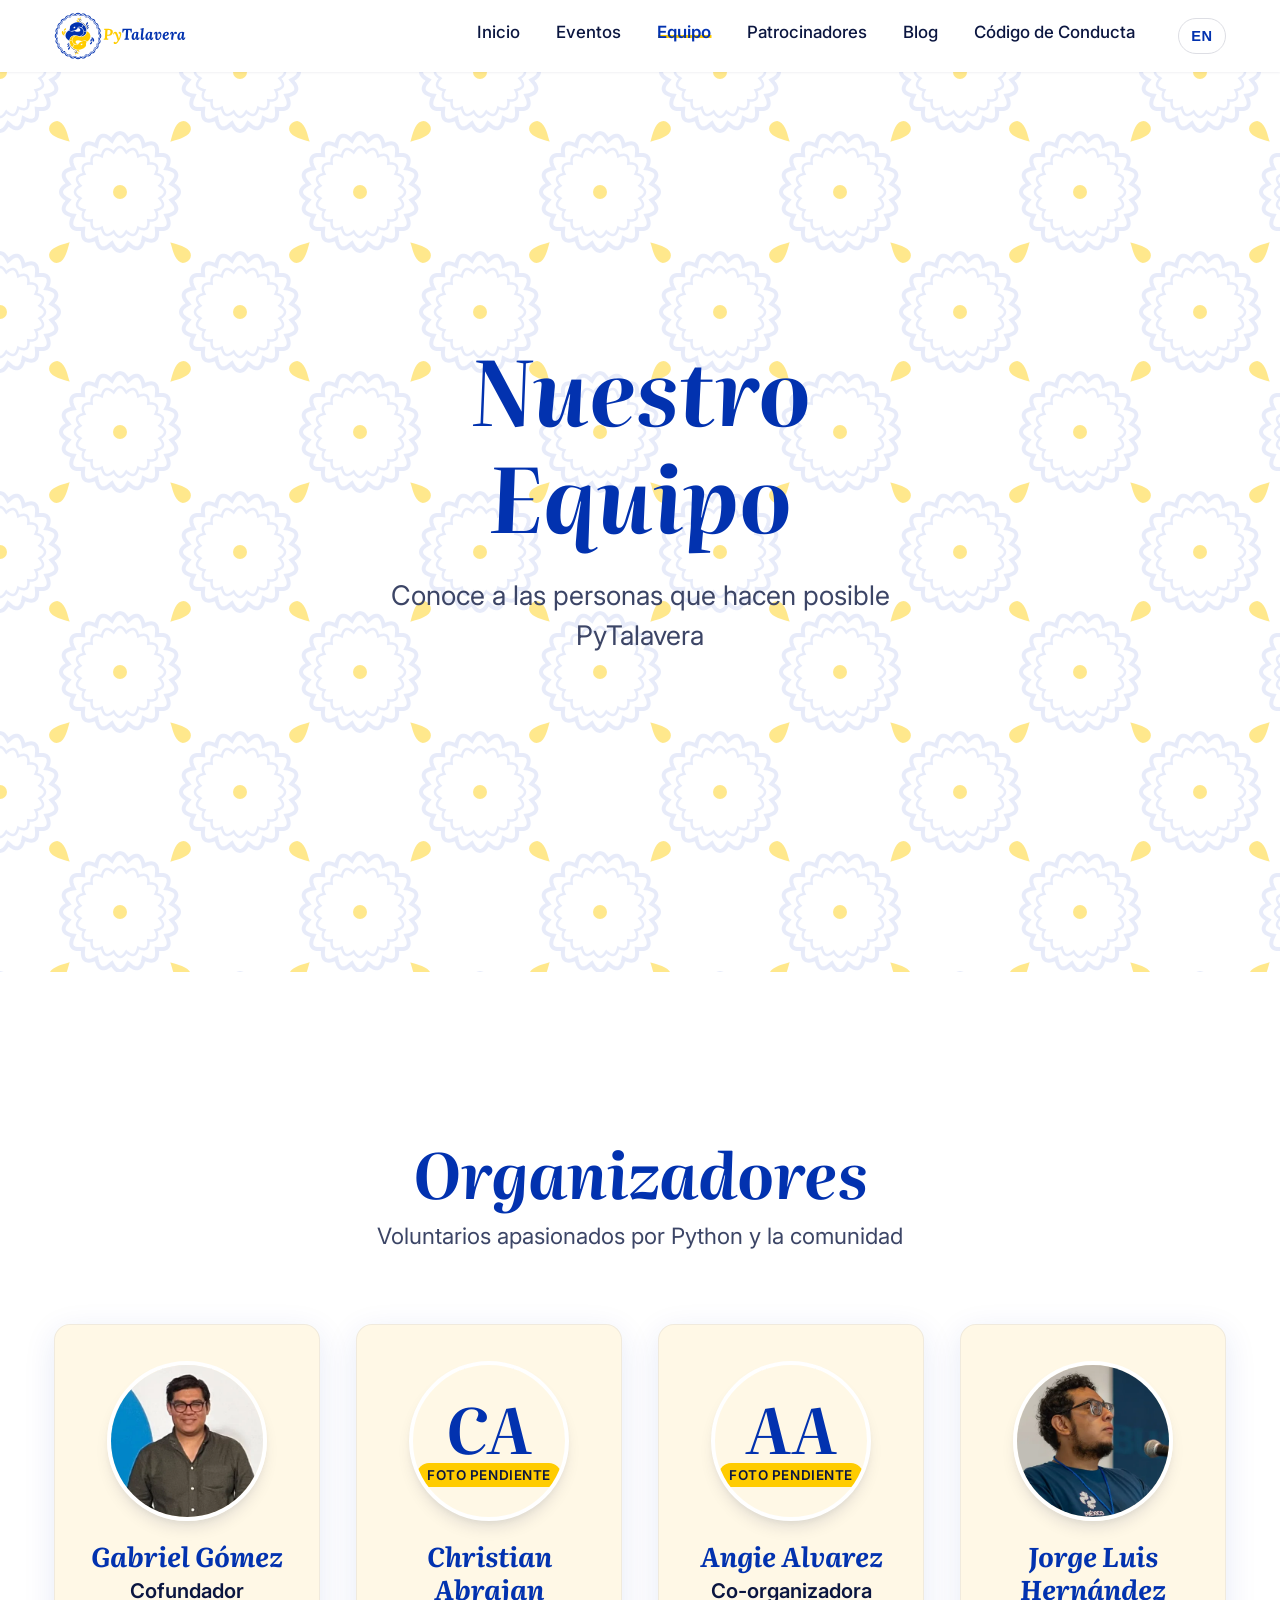
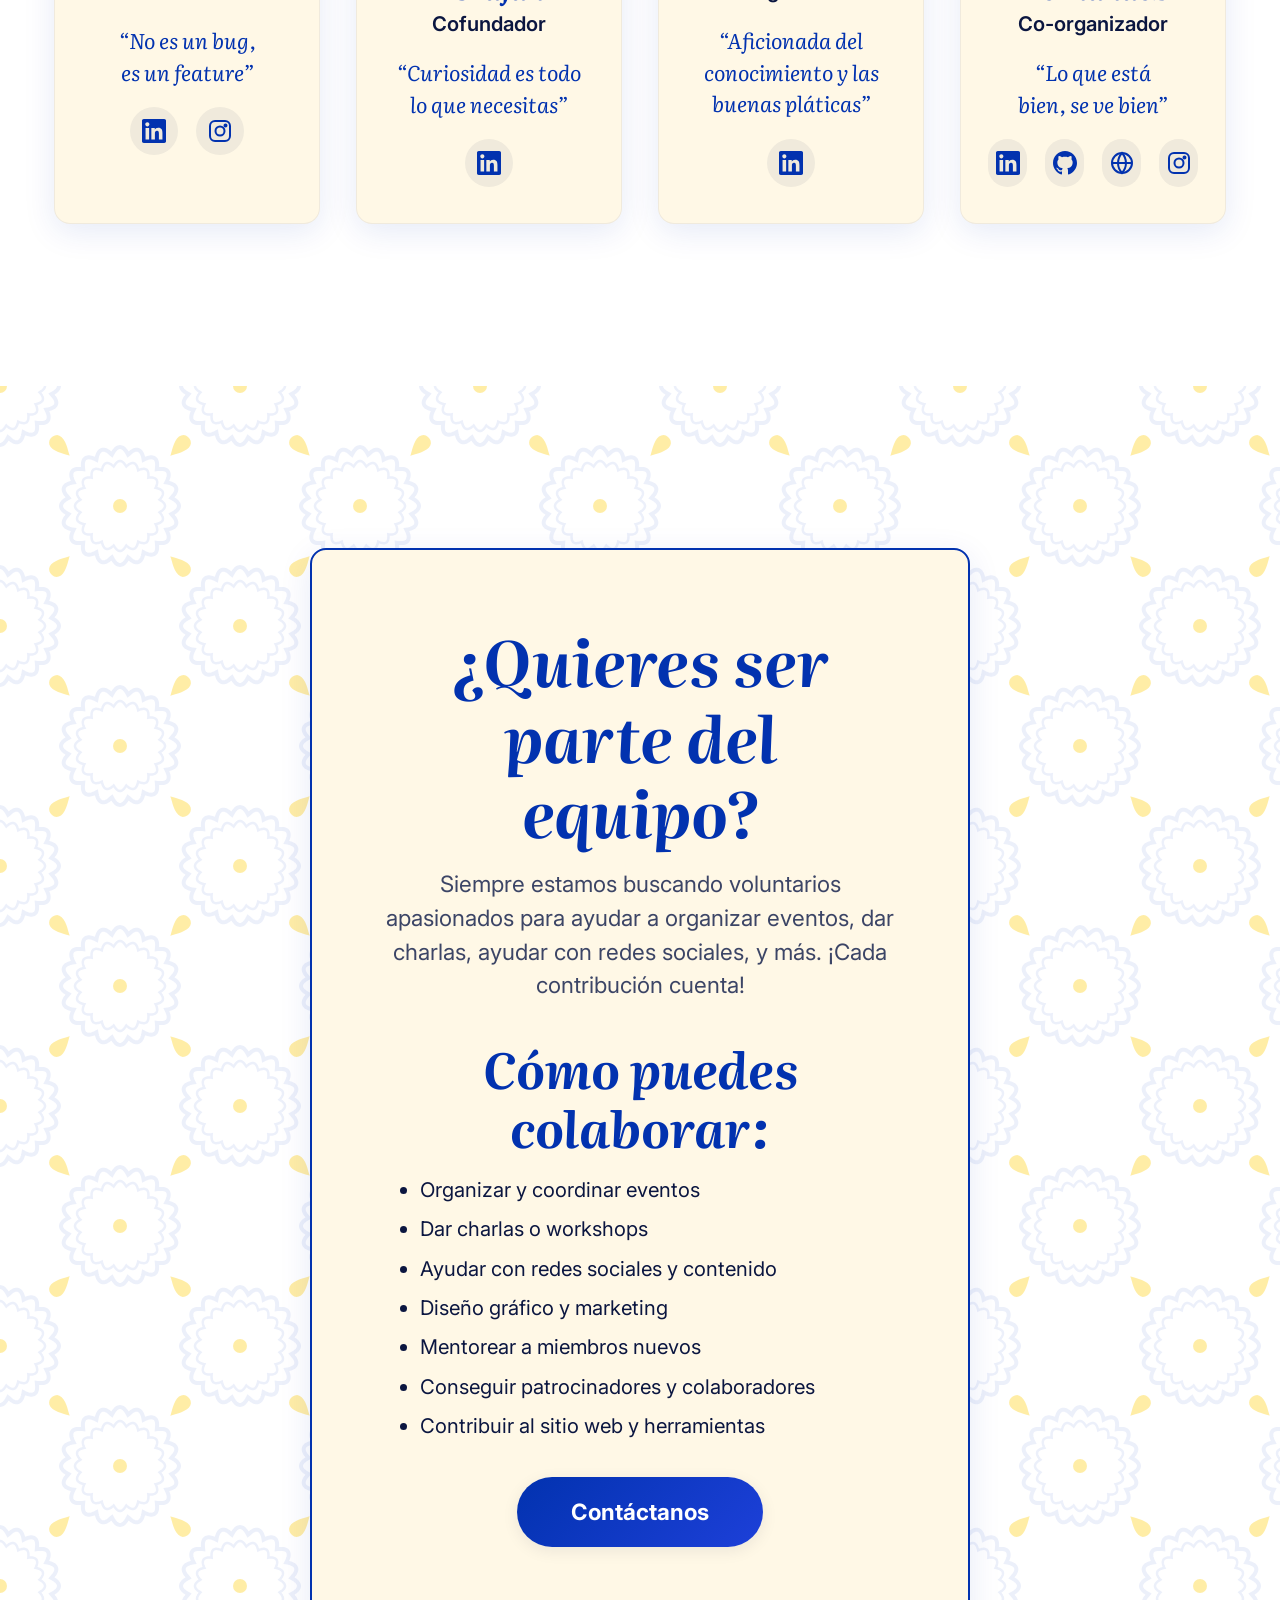
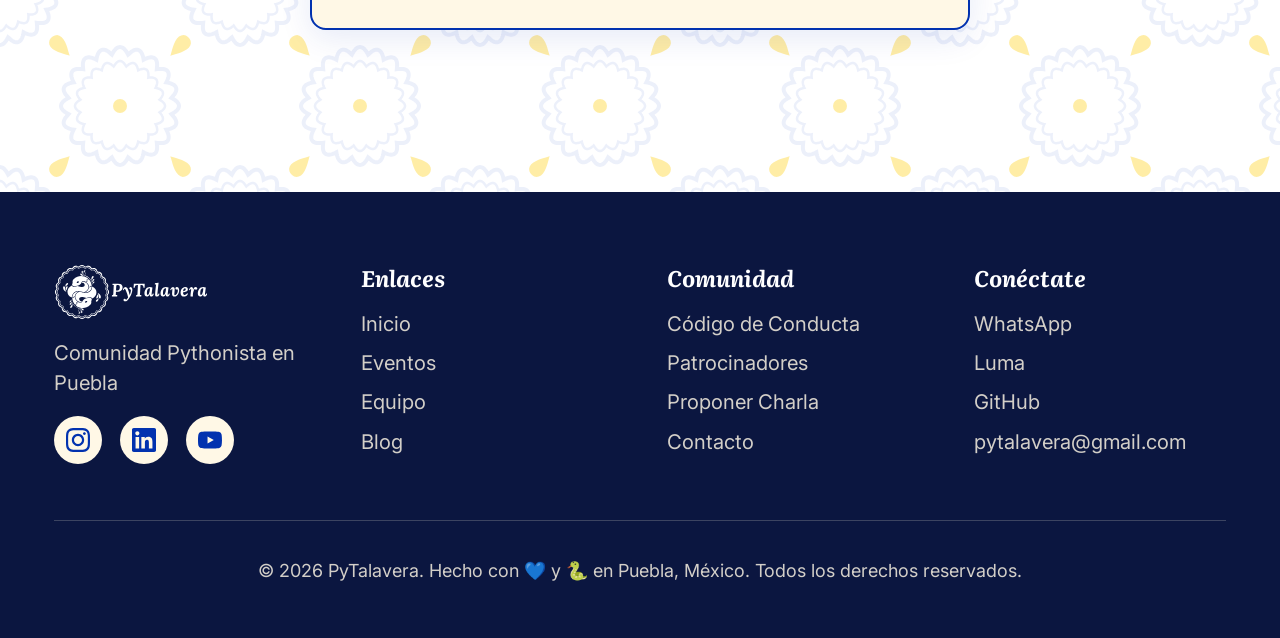
<file: equipo.html>
<!DOCTYPE html>
<html lang="es">
<head>
  <meta charset="UTF-8">
  <meta name="viewport" content="width=device-width, initial-scale=1.0">
  <meta http-equiv="X-UA-Compatible" content="ie=edge">

  <!-- Primary Meta Tags -->
  <title>Equipo - PyTalavera | Team - PyTalavera</title>
  <meta name="title" content="Equipo - PyTalavera">
  <meta name="description" content="Conoce a los organizadores de PyTalavera, la Comunidad Pythonista en Puebla. Meet the PyTalavera organizers, Puebla's Pythonista community.">

  <!-- Favicon -->
  <link rel="icon" href="assets/images/favicon/favicon.ico" sizes="any">
  <link rel="icon" type="image/svg+xml" href="assets/images/favicon/favicon.svg">
  <link rel="icon" type="image/png" sizes="32x32" href="assets/images/favicon/pytalavera-favicon-32.png">
  <link rel="icon" type="image/png" sizes="192x192" href="assets/images/favicon/pytalavera-favicon-192.png">
  <link rel="apple-touch-icon" sizes="180x180" href="assets/images/favicon/apple-touch-icon-180.png">
  <meta name="theme-color" content="#0232AF">

  <!-- Stylesheets -->
  <link rel="stylesheet" href="css/tokens.css">
  <link rel="stylesheet" href="css/main.css">
  <link rel="stylesheet" href="css/talavera-patterns.css">
  <link rel="stylesheet" href="css/responsive.css">

  <!-- Google Fonts -->
  <link rel="preconnect" href="https://fonts.googleapis.com">
  <link rel="preconnect" href="https://fonts.gstatic.com" crossorigin>
  <link href="https://fonts.googleapis.com/css2?family=Inter:wght@400;500;600;700&family=JetBrains+Mono:wght@400;600&family=Literata:ital,opsz,wght@1,7..72,400;1,7..72,700&display=swap" rel="stylesheet">
</head>
<body>
  <!-- Header -->
  <header class="site-header">
    <div class="container">
      <div class="header-content">
        <a href="index.html" class="site-logo">
          <img src="assets/images/logos/logo4.svg" alt="PyTalavera · Comunidad Pythonista en Puebla" width="155" height="56">
        </a>

        <nav class="main-nav" aria-label="Main navigation">
          <ul>
            <li><a href="index.html" data-lang="es">Inicio</a><a href="index.html" data-lang="en">Home</a></li>
            <li><a href="eventos.html" data-lang="es">Eventos</a><a href="eventos.html" data-lang="en">Events</a></li>
            <li><a href="equipo.html" class="active" data-lang="es">Equipo</a><a href="equipo.html" class="active" data-lang="en">Team</a></li>
            <li><a href="patrocinadores.html" data-lang="es">Patrocinadores</a><a href="patrocinadores.html" data-lang="en">Sponsors</a></li>
            <li><a href="blog.html" data-lang="es">Blog</a><a href="blog.html" data-lang="en">Blog</a></li>
            <li><a href="codigo-de-conducta.html" data-lang="es">Código de Conducta</a><a href="codigo-de-conducta.html" data-lang="en">Code of Conduct</a></li>
          </ul>
        </nav>

        <button id="language-toggle" class="language-toggle" aria-label="Switch language">EN</button>

        <button class="mobile-menu-toggle" aria-label="Toggle menu" aria-expanded="false">
          <span></span>
          <span></span>
          <span></span>
        </button>
      </div>
    </div>
  </header>

  <!-- Mobile Menu -->
  <div class="mobile-menu-overlay"></div>
  <nav class="mobile-menu" aria-label="Mobile navigation">
    <ul>
      <li><a href="index.html" data-lang="es">Inicio</a><a href="index.html" data-lang="en">Home</a></li>
      <li><a href="eventos.html" data-lang="es">Eventos</a><a href="eventos.html" data-lang="en">Events</a></li>
      <li><a href="equipo.html" data-lang="es">Equipo</a><a href="equipo.html" data-lang="en">Team</a></li>
      <li><a href="patrocinadores.html" data-lang="es">Patrocinadores</a><a href="patrocinadores.html" data-lang="en">Sponsors</a></li>
      <li><a href="blog.html" data-lang="es">Blog</a><a href="blog.html" data-lang="en">Blog</a></li>
      <li><a href="codigo-de-conducta.html" data-lang="es">Código de Conducta</a><a href="codigo-de-conducta.html" data-lang="en">Code of Conduct</a></li>
    </ul>
  </nav>

  <!-- Main Content -->
  <main>
    <!-- Page Header -->
    <section class="hero" style="padding: var(--spacing-3xl) 0;">
      <div class="container container-md text-center">
        <h1>
          <span data-lang="es">Nuestro Equipo</span>
          <span data-lang="en">Our Team</span>
        </h1>
        <p class="hero-subtitle">
          <span data-lang="es">Conoce a las personas que hacen posible PyTalavera</span>
          <span data-lang="en">Meet the people who make PyTalavera possible</span>
        </p>
      </div>
    </section>


    <!-- Team Members -->
    <section>
      <div class="container">
        <div class="section-header">
          <h2>
            <span data-lang="es">Organizadores</span>
            <span data-lang="en">Organizers</span>
          </h2>
          <p>
            <span data-lang="es">Voluntarios apasionados por Python y la comunidad</span>
            <span data-lang="en">Volunteers passionate about Python and community</span>
          </p>
        </div>

        <!-- Fichas del equipo: una .team-member-card por persona (foto 400x400 en assets/images/equipo/) -->
        <div class="team-grid grid grid-cols-1 grid-md-2 grid-lg-3">
          <div class="card team-member-card text-center">
            <div class="member-photo"><img src="assets/images/equipo/gabriel-gomez.webp" alt="Gabriel Gómez" width="400" height="400"></div>
            <h3 style="margin-bottom: var(--spacing-xs);">Gabriel Gómez</h3>
            <p style="color: var(--pt-tinta); font-weight: var(--font-weight-semibold); margin-bottom: var(--spacing-md);">
              <span data-lang="es">Cofundador</span><span data-lang="en">Co-founder</span>
            </p>
            <p style="color: var(--color-text-light); margin-bottom: var(--spacing-md);">
              <span data-lang="es"><em style="font-family: var(--font-family-heading); font-size: 1.05em; color: var(--color-primary); font-weight: 400; text-wrap: balance; display: inline-block;">“No es un bug, es un feature”</em></span>
              <span data-lang="en"><em style="font-family: var(--font-family-heading); font-size: 1.05em; color: var(--color-primary); font-weight: 400; text-wrap: balance; display: inline-block;">“No es un bug, es un feature”</em></span>
            </p>
            <div class="social-links" style="justify-content: center;">
              <a href="https://www.linkedin.com/in/gabrielgomezt" target="_blank" rel="noopener" class="social-link" aria-label="LinkedIn"><svg xmlns="http://www.w3.org/2000/svg" fill="currentColor" viewBox="0 0 24 24"><path d="M20.447 20.452h-3.554v-5.569c0-1.328-.027-3.037-1.852-3.037-1.853 0-2.136 1.445-2.136 2.939v5.667H9.351V9h3.414v1.561h.046c.477-.9 1.637-1.85 3.37-1.85 3.601 0 4.267 2.37 4.267 5.455v6.286zM5.337 7.433c-1.144 0-2.063-.926-2.063-2.065 0-1.138.92-2.063 2.063-2.063 1.14 0 2.064.925 2.064 2.063 0 1.139-.925 2.065-2.064 2.065zm1.782 13.019H3.555V9h3.564v11.452zM22.225 0H1.771C.792 0 0 .774 0 1.729v20.542C0 23.227.792 24 1.771 24h20.451C23.2 24 24 23.227 24 22.271V1.729C24 .774 23.2 0 22.222 0h.003z"/></svg></a>
              <a href="https://www.instagram.com/gabobuilds" target="_blank" rel="noopener" class="social-link" aria-label="Instagram"><svg xmlns="http://www.w3.org/2000/svg" fill="none" stroke="currentColor" stroke-width="2" viewBox="0 0 24 24"><rect x="2" y="2" width="20" height="20" rx="5"/><circle cx="12" cy="12" r="4.5"/><circle cx="17.5" cy="6.5" r="1" fill="currentColor"/></svg></a>
            </div>
          </div>
          <div class="card team-member-card text-center">
            <div class="member-photo member-photo--pendiente" role="img" aria-label="Foto de Christian Abrajan pendiente"><span class="member-iniciales">CA</span><span class="member-pendiente-badge">Foto pendiente</span></div>
            <h3 style="margin-bottom: var(--spacing-xs);">Christian Abrajan</h3>
            <p style="color: var(--pt-tinta); font-weight: var(--font-weight-semibold); margin-bottom: var(--spacing-md);">
              <span data-lang="es">Cofundador</span><span data-lang="en">Co-founder</span>
            </p>
            <p style="color: var(--color-text-light); margin-bottom: var(--spacing-md);">
              <span data-lang="es"><em style="font-family: var(--font-family-heading); font-size: 1.05em; color: var(--color-primary); font-weight: 400; text-wrap: balance; display: inline-block;">“Curiosidad es todo lo que necesitas”</em></span>
              <span data-lang="en"><em style="font-family: var(--font-family-heading); font-size: 1.05em; color: var(--color-primary); font-weight: 400; text-wrap: balance; display: inline-block;">“Curiosidad es todo lo que necesitas”</em></span>
            </p>
            <div class="social-links" style="justify-content: center;">
              <a href="https://www.linkedin.com/in/chrisfx" target="_blank" rel="noopener" class="social-link" aria-label="LinkedIn"><svg xmlns="http://www.w3.org/2000/svg" fill="currentColor" viewBox="0 0 24 24"><path d="M20.447 20.452h-3.554v-5.569c0-1.328-.027-3.037-1.852-3.037-1.853 0-2.136 1.445-2.136 2.939v5.667H9.351V9h3.414v1.561h.046c.477-.9 1.637-1.85 3.37-1.85 3.601 0 4.267 2.37 4.267 5.455v6.286zM5.337 7.433c-1.144 0-2.063-.926-2.063-2.065 0-1.138.92-2.063 2.063-2.063 1.14 0 2.064.925 2.064 2.063 0 1.139-.925 2.065-2.064 2.065zm1.782 13.019H3.555V9h3.564v11.452zM22.225 0H1.771C.792 0 0 .774 0 1.729v20.542C0 23.227.792 24 1.771 24h20.451C23.2 24 24 23.227 24 22.271V1.729C24 .774 23.2 0 22.222 0h.003z"/></svg></a>
            </div>
          </div>
          <div class="card team-member-card text-center">
            <div class="member-photo member-photo--pendiente" role="img" aria-label="Foto de Angie Alvarez pendiente"><span class="member-iniciales">AA</span><span class="member-pendiente-badge">Foto pendiente</span></div>
            <h3 style="margin-bottom: var(--spacing-xs);">Angie Alvarez</h3>
            <p style="color: var(--pt-tinta); font-weight: var(--font-weight-semibold); margin-bottom: var(--spacing-md);">
              <span data-lang="es">Co-organizadora</span><span data-lang="en">Co-organizer</span>
            </p>
            <p style="color: var(--color-text-light); margin-bottom: var(--spacing-md);">
              <span data-lang="es"><em style="font-family: var(--font-family-heading); font-size: 1.05em; color: var(--color-primary); font-weight: 400; text-wrap: balance; display: inline-block;">“Aficionada del conocimiento y las buenas pláticas”</em></span>
              <span data-lang="en"><em style="font-family: var(--font-family-heading); font-size: 1.05em; color: var(--color-primary); font-weight: 400; text-wrap: balance; display: inline-block;">“Aficionada del conocimiento y las buenas pláticas”</em></span>
            </p>
            <div class="social-links" style="justify-content: center;">
              <a href="https://www.linkedin.com/in/angelicaaalvarezgonzalez" target="_blank" rel="noopener" class="social-link" aria-label="LinkedIn"><svg xmlns="http://www.w3.org/2000/svg" fill="currentColor" viewBox="0 0 24 24"><path d="M20.447 20.452h-3.554v-5.569c0-1.328-.027-3.037-1.852-3.037-1.853 0-2.136 1.445-2.136 2.939v5.667H9.351V9h3.414v1.561h.046c.477-.9 1.637-1.85 3.37-1.85 3.601 0 4.267 2.37 4.267 5.455v6.286zM5.337 7.433c-1.144 0-2.063-.926-2.063-2.065 0-1.138.92-2.063 2.063-2.063 1.14 0 2.064.925 2.064 2.063 0 1.139-.925 2.065-2.064 2.065zm1.782 13.019H3.555V9h3.564v11.452zM22.225 0H1.771C.792 0 0 .774 0 1.729v20.542C0 23.227.792 24 1.771 24h20.451C23.2 24 24 23.227 24 22.271V1.729C24 .774 23.2 0 22.222 0h.003z"/></svg></a>
            </div>
          </div>
          <div class="card team-member-card text-center">
            <div class="member-photo"><img src="assets/images/equipo/jorge-luis-hernandez.webp" alt="Jorge Luis Hernández" width="400" height="400"></div>
            <h3 style="margin-bottom: var(--spacing-xs);">Jorge Luis Hernández</h3>
            <p style="color: var(--pt-tinta); font-weight: var(--font-weight-semibold); margin-bottom: var(--spacing-md);">
              <span data-lang="es">Co-organizador</span><span data-lang="en">Co-organizer</span>
            </p>
            <p style="color: var(--color-text-light); margin-bottom: var(--spacing-md);">
              <span data-lang="es"><em style="font-family: var(--font-family-heading); font-size: 1.05em; color: var(--color-primary); font-weight: 400; text-wrap: balance; display: inline-block;">“Lo que está bien, se ve bien”</em></span>
              <span data-lang="en"><em style="font-family: var(--font-family-heading); font-size: 1.05em; color: var(--color-primary); font-weight: 400; text-wrap: balance; display: inline-block;">“Lo que está bien, se ve bien”</em></span>
            </p>
            <div class="social-links" style="justify-content: center;">
              <a href="https://www.linkedin.com/in/jorge-luis-hc/" target="_blank" rel="noopener" class="social-link" aria-label="LinkedIn"><svg xmlns="http://www.w3.org/2000/svg" fill="currentColor" viewBox="0 0 24 24"><path d="M20.447 20.452h-3.554v-5.569c0-1.328-.027-3.037-1.852-3.037-1.853 0-2.136 1.445-2.136 2.939v5.667H9.351V9h3.414v1.561h.046c.477-.9 1.637-1.85 3.37-1.85 3.601 0 4.267 2.37 4.267 5.455v6.286zM5.337 7.433c-1.144 0-2.063-.926-2.063-2.065 0-1.138.92-2.063 2.063-2.063 1.14 0 2.064.925 2.064 2.063 0 1.139-.925 2.065-2.064 2.065zm1.782 13.019H3.555V9h3.564v11.452zM22.225 0H1.771C.792 0 0 .774 0 1.729v20.542C0 23.227.792 24 1.771 24h20.451C23.2 24 24 23.227 24 22.271V1.729C24 .774 23.2 0 22.222 0h.003z"/></svg></a>
              <a href="https://github.com/LLORCO" target="_blank" rel="noopener" class="social-link" aria-label="GitHub"><svg xmlns="http://www.w3.org/2000/svg" fill="currentColor" viewBox="0 0 24 24"><path d="M12 0c-6.626 0-12 5.373-12 12 0 5.302 3.438 9.8 8.207 11.387.599.111.793-.261.793-.577v-2.234c-3.338.726-4.033-1.416-4.033-1.416-.546-1.387-1.333-1.756-1.333-1.756-1.089-.745.083-.729.083-.729 1.205.084 1.839 1.237 1.839 1.237 1.07 1.834 2.807 1.304 3.492.997.107-.775.418-1.305.762-1.604-2.665-.305-5.467-1.334-5.467-5.931 0-1.311.469-2.381 1.236-3.221-.124-.303-.535-1.524.117-3.176 0 0 1.008-.322 3.301 1.23.957-.266 1.983-.399 3.003-.404 1.02.005 2.047.138 3.006.404 2.291-1.552 3.297-1.23 3.297-1.23.653 1.653.242 2.874.118 3.176.77.84 1.235 1.911 1.235 3.221 0 4.609-2.807 5.624-5.479 5.921.43.372.823 1.102.823 2.222v3.293c0 .319.192.694.801.576 4.765-1.589 8.199-6.086 8.199-11.386 0-6.627-5.373-12-12-12z"/></svg></a>
              <a href="https://jorgehdz.vercel.app" target="_blank" rel="noopener" class="social-link" aria-label="Portafolio"><svg xmlns="http://www.w3.org/2000/svg" fill="none" stroke="currentColor" stroke-width="2" viewBox="0 0 24 24"><circle cx="12" cy="12" r="10"/><path d="M2 12h20M12 2a15.3 15.3 0 0 1 4 10 15.3 15.3 0 0 1-4 10 15.3 15.3 0 0 1-4-10 15.3 15.3 0 0 1 4-10z"/></svg></a>
              <a href="https://www.instagram.com/jorgeluis_elchino/" target="_blank" rel="noopener" class="social-link" aria-label="Instagram"><svg xmlns="http://www.w3.org/2000/svg" fill="none" stroke="currentColor" stroke-width="2" viewBox="0 0 24 24"><rect x="2" y="2" width="20" height="20" rx="5"/><circle cx="12" cy="12" r="4.5"/><circle cx="17.5" cy="6.5" r="1" fill="currentColor"/></svg></a>
            </div>
          </div>
        </div>
      </div>
    </section>


    <!-- Join Team CTA -->
    <section class="talavera-bg">
      <div class="container container-md">
        <div class="card cta-card">
          <h2>
            <span data-lang="es">¿Quieres ser parte del equipo?</span>
            <span data-lang="en">Want to be part of the team?</span>
          </h2>
          <p style="font-size: var(--font-size-lg); color: var(--color-text-light); margin-bottom: var(--spacing-xl);">
            <span data-lang="es">
              Siempre estamos buscando voluntarios apasionados para ayudar a organizar eventos,
              dar charlas, ayudar con redes sociales, y más. ¡Cada contribución cuenta!
            </span>
            <span data-lang="en">
              We're always looking for passionate volunteers to help organize events,
              give talks, help with social media, and more. Every contribution counts!
            </span>
          </p>

          <div class="lang-es">
            <h3 class="mb-md">Cómo puedes colaborar:</h3>
            <ul style="text-align: left; max-width: 600px; margin: 0 auto var(--spacing-xl);">
              <li>Organizar y coordinar eventos</li>
              <li>Dar charlas o workshops</li>
              <li>Ayudar con redes sociales y contenido</li>
              <li>Diseño gráfico y marketing</li>
              <li>Mentorear a miembros nuevos</li>
              <li>Conseguir patrocinadores y colaboradores</li>
              <li>Contribuir al sitio web y herramientas</li>
            </ul>
          </div>

          <div class="lang-en">
            <h3 class="mb-md">How you can collaborate:</h3>
            <ul style="text-align: left; max-width: 600px; margin: 0 auto var(--spacing-xl);">
              <li>Organize and coordinate events</li>
              <li>Give talks or workshops</li>
              <li>Help with social media and content</li>
              <li>Graphic design and marketing</li>
              <li>Mentor new members</li>
              <li>Get sponsors and collaborators</li>
              <li>Contribute to website and tools</li>
            </ul>
          </div>

          <a href="mailto:pytalavera@gmail.com?subject=Contacto%20PyTalavera" class="btn btn-primary btn-large">
            <span data-lang="es">Contáctanos</span>
            <span data-lang="en">Contact Us</span>
          </a>
        </div>
      </div>
    </section>
  </main>

  <!-- Footer -->
  <footer class="site-footer">
    <div class="container">
      <div class="footer-content">
        <div class="footer-section">
          <h3 class="sr-only">PyTalavera</h3>
          <img class="footer-logo" src="assets/images/logos/una-tinta/pytalavera-horizontal-una-tinta-blanco.svg" alt="PyTalavera" width="155" height="56">
          <p data-lang="es">Comunidad Pythonista en Puebla</p>
          <p data-lang="en">Pythonista Community in Puebla</p>
          <div class="social-links mt-md">
            <a href="https://www.instagram.com/pytalavera/" target="_blank" class="social-link" aria-label="Instagram">
              <svg xmlns="http://www.w3.org/2000/svg" fill="currentColor" viewBox="0 0 24 24"><path d="M12 2.163c3.204 0 3.584.012 4.85.07 3.252.148 4.771 1.691 4.919 4.919.058 1.265.069 1.645.069 4.849 0 3.205-.012 3.584-.069 4.849-.149 3.225-1.664 4.771-4.919 4.919-1.266.058-1.644.07-4.85.07-3.204 0-3.584-.012-4.849-.07-3.26-.149-4.771-1.699-4.919-4.92-.058-1.265-.07-1.644-.07-4.849 0-3.204.013-3.583.07-4.849.149-3.227 1.664-4.771 4.919-4.919 1.266-.057 1.645-.069 4.849-.069zm0-2.163c-3.259 0-3.667.014-4.947.072-4.358.2-6.78 2.618-6.98 6.98-.059 1.281-.073 1.689-.073 4.948 0 3.259.014 3.668.072 4.948.2 4.358 2.618 6.78 6.98 6.98 1.281.058 1.689.072 4.948.072 3.259 0 3.668-.014 4.948-.072 4.354-.2 6.782-2.618 6.979-6.98.059-1.28.073-1.689.073-4.948 0-3.259-.014-3.667-.072-4.947-.196-4.354-2.617-6.78-6.979-6.98-1.281-.059-1.69-.073-4.949-.073zm0 5.838c-3.403 0-6.162 2.759-6.162 6.162s2.759 6.163 6.162 6.163 6.162-2.759 6.162-6.163c0-3.403-2.759-6.162-6.162-6.162zm0 10.162c-2.209 0-4-1.79-4-4 0-2.209 1.791-4 4-4s4 1.791 4 4c0 2.21-1.791 4-4 4zm6.406-11.845c-.796 0-1.441.645-1.441 1.44s.645 1.44 1.441 1.44c.795 0 1.439-.645 1.439-1.44s-.644-1.44-1.439-1.44z"/></svg>
            </a>
            <a href="https://www.linkedin.com/company/106000587" target="_blank" class="social-link" aria-label="LinkedIn">
              <svg xmlns="http://www.w3.org/2000/svg" fill="currentColor" viewBox="0 0 24 24"><path d="M20.447 20.452h-3.554v-5.569c0-1.328-.027-3.037-1.852-3.037-1.853 0-2.136 1.445-2.136 2.939v5.667H9.351V9h3.414v1.561h.046c.477-.9 1.637-1.85 3.37-1.85 3.601 0 4.267 2.37 4.267 5.455v6.286zM5.337 7.433c-1.144 0-2.063-.926-2.063-2.065 0-1.138.92-2.063 2.063-2.063 1.14 0 2.064.925 2.064 2.063 0 1.139-.925 2.065-2.064 2.065zm1.782 13.019H3.555V9h3.564v11.452zM22.225 0H1.771C.792 0 0 .774 0 1.729v20.542C0 23.227.792 24 1.771 24h20.451C23.2 24 24 23.227 24 22.271V1.729C24 .774 23.2 0 22.222 0h.003z"/></svg>
            </a>
            <a href="https://youtube.com/@pytalavera" target="_blank" class="social-link" aria-label="YouTube">
              <svg xmlns="http://www.w3.org/2000/svg" fill="currentColor" viewBox="0 0 24 24"><path d="M23.498 6.186a3.016 3.016 0 0 0-2.122-2.136C19.505 3.545 12 3.545 12 3.545s-7.505 0-9.377.505A3.017 3.017 0 0 0 .502 6.186C0 8.07 0 12 0 12s0 3.93.502 5.814a3.016 3.016 0 0 0 2.122 2.136c1.871.505 9.376.505 9.376.505s7.505 0 9.377-.505a3.015 3.015 0 0 0 2.122-2.136C24 15.93 24 12 24 12s0-3.93-.502-5.814zM9.545 15.568V8.432L15.818 12l-6.273 3.568z"/></svg>
            </a>
          </div>
        </div>

        <div class="footer-section">
          <h3 data-lang="es">Enlaces</h3>
          <h3 data-lang="en">Links</h3>
          <a href="index.html" data-lang="es">Inicio</a>
          <a href="index.html" data-lang="en">Home</a>
          <a href="eventos.html" data-lang="es">Eventos</a>
          <a href="eventos.html" data-lang="en">Events</a>
          <a href="equipo.html" data-lang="es">Equipo</a>
          <a href="equipo.html" data-lang="en">Team</a>
          <a href="blog.html" data-lang="es">Blog</a>
          <a href="blog.html" data-lang="en">Blog</a>
        </div>

        <div class="footer-section">
          <h3 data-lang="es">Comunidad</h3>
          <h3 data-lang="en">Community</h3>
          <a href="codigo-de-conducta.html" data-lang="es">Código de Conducta</a>
          <a href="codigo-de-conducta.html" data-lang="en">Code of Conduct</a>
          <a href="patrocinadores.html" data-lang="es">Patrocinadores</a>
          <a href="patrocinadores.html" data-lang="en">Sponsors</a>
          <a href="https://forms.gle/mygVWEknGR1oRtJE6" target="_blank" rel="noopener" data-lang="es">Proponer Charla</a>
          <a href="https://forms.gle/mygVWEknGR1oRtJE6" target="_blank" rel="noopener" data-lang="en">Propose a Talk</a>
          <a href="mailto:pytalavera@gmail.com?subject=Contacto%20PyTalavera" data-lang="es">Contacto</a>
          <a href="mailto:pytalavera@gmail.com?subject=Contacto%20PyTalavera" data-lang="en">Contact</a>
        </div>

        <div class="footer-section">
          <h3 data-lang="es">Conéctate</h3>
          <h3 data-lang="en">Connect</h3>
          <a href="https://chat.whatsapp.com/G3hvf4dDxkBCmYHHlMYAkd" target="_blank">WhatsApp</a>
          <a href="https://lu.ma/cal-ZiazPAzfyRnM7zl" target="_blank">Luma</a>
          <a href="https://github.com/pytalavera" target="_blank">GitHub</a>
          <a href="mailto:pytalavera@gmail.com">pytalavera@gmail.com</a>
        </div>
      </div>

      <div class="footer-bottom">
        <p data-lang="es">© 2026 PyTalavera. Hecho con 💙 y 🐍 en Puebla, México. Todos los derechos reservados.</p>
        <p data-lang="en">© 2026 PyTalavera. Made with 💙 and 🐍 in Puebla, Mexico. All rights reserved.</p>
      </div>
    </div>
  </footer>

  <!-- Scripts -->
  <script src="js/language.js"></script>
  <script src="js/main.js"></script>
</body>
</html>
</file>
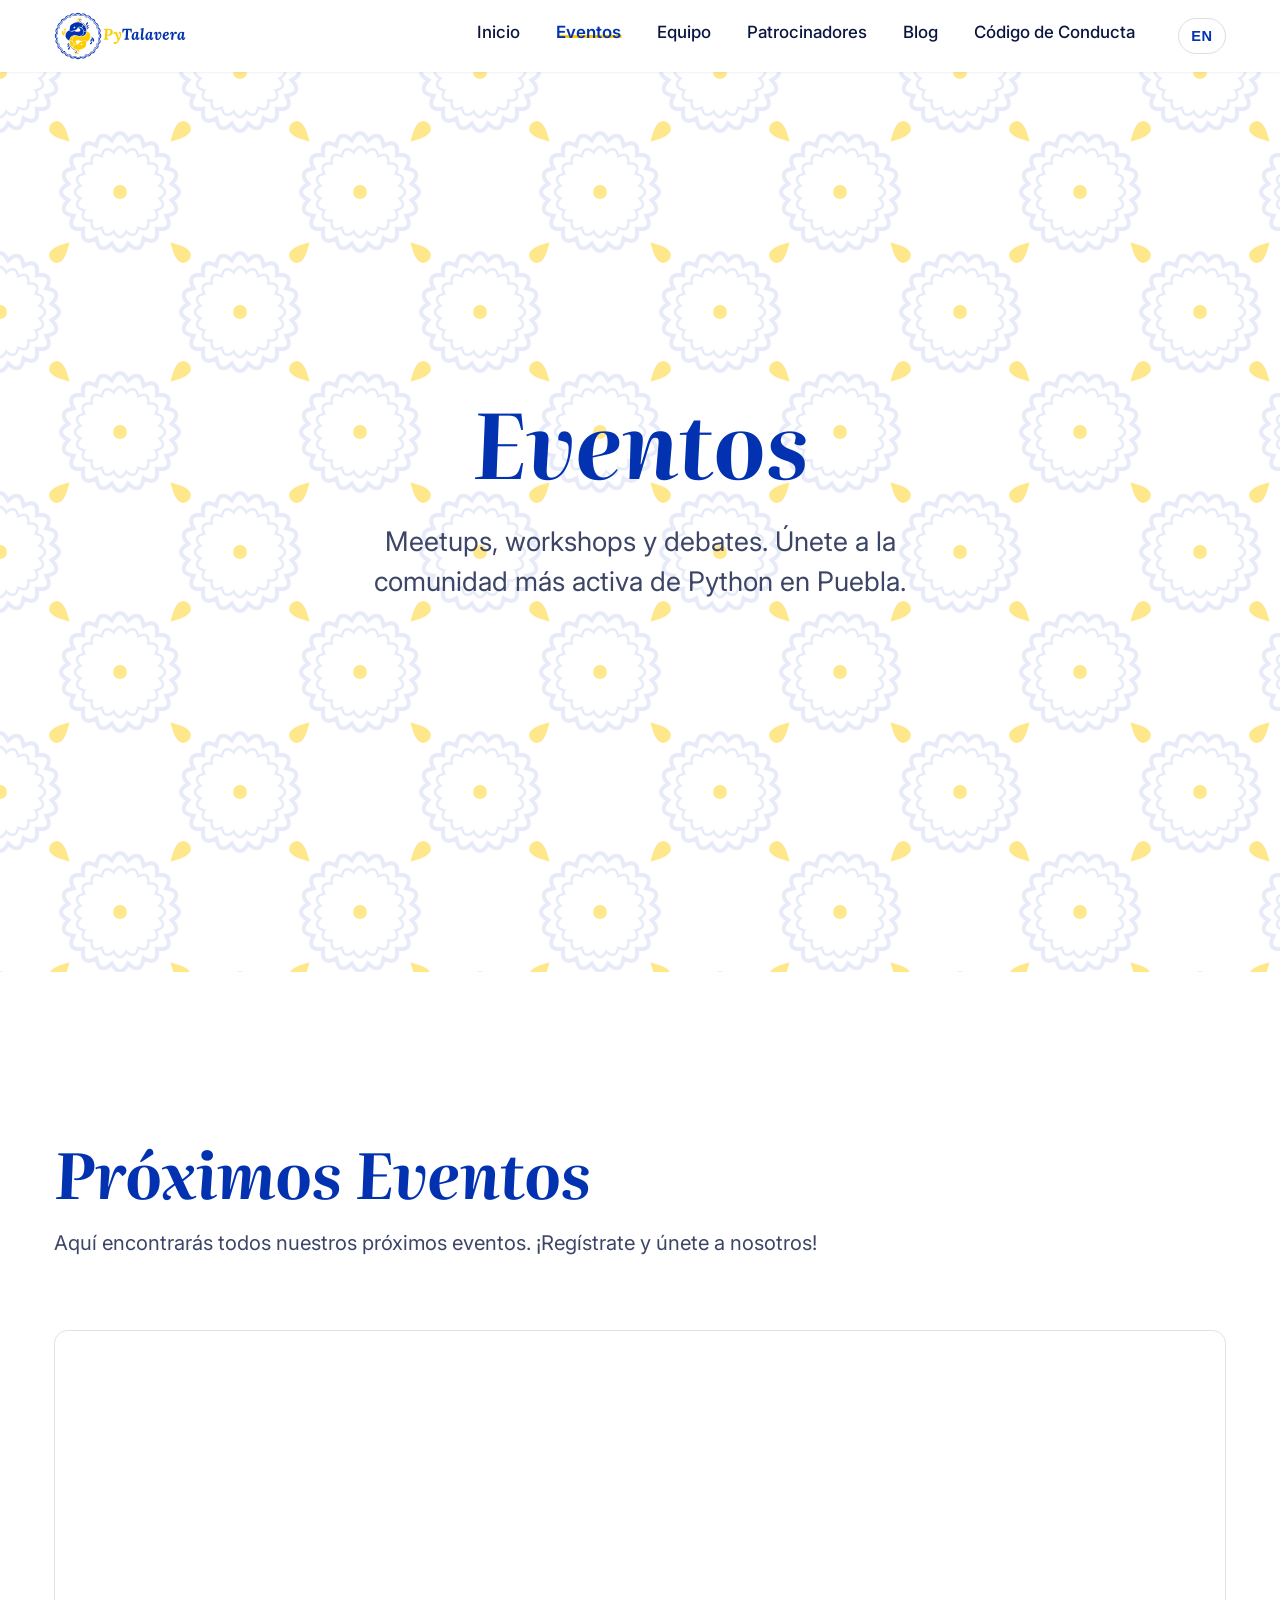
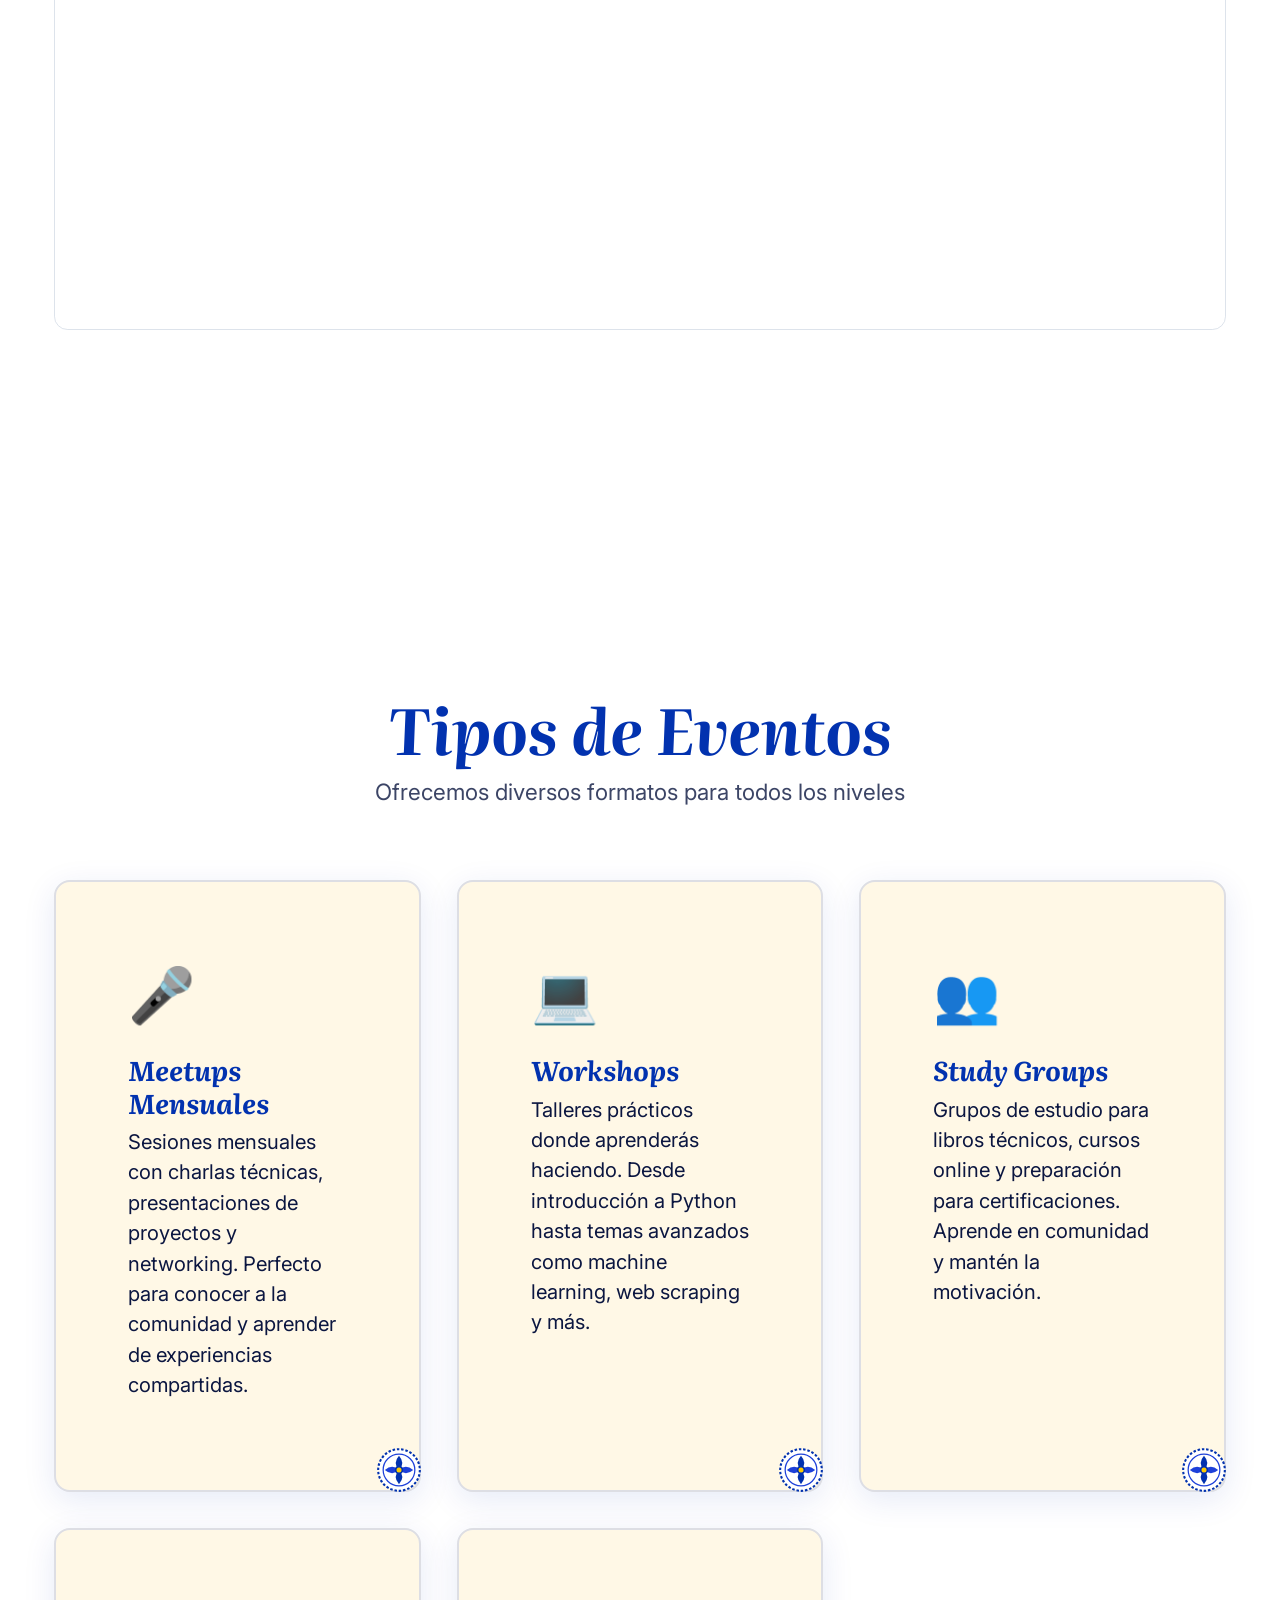
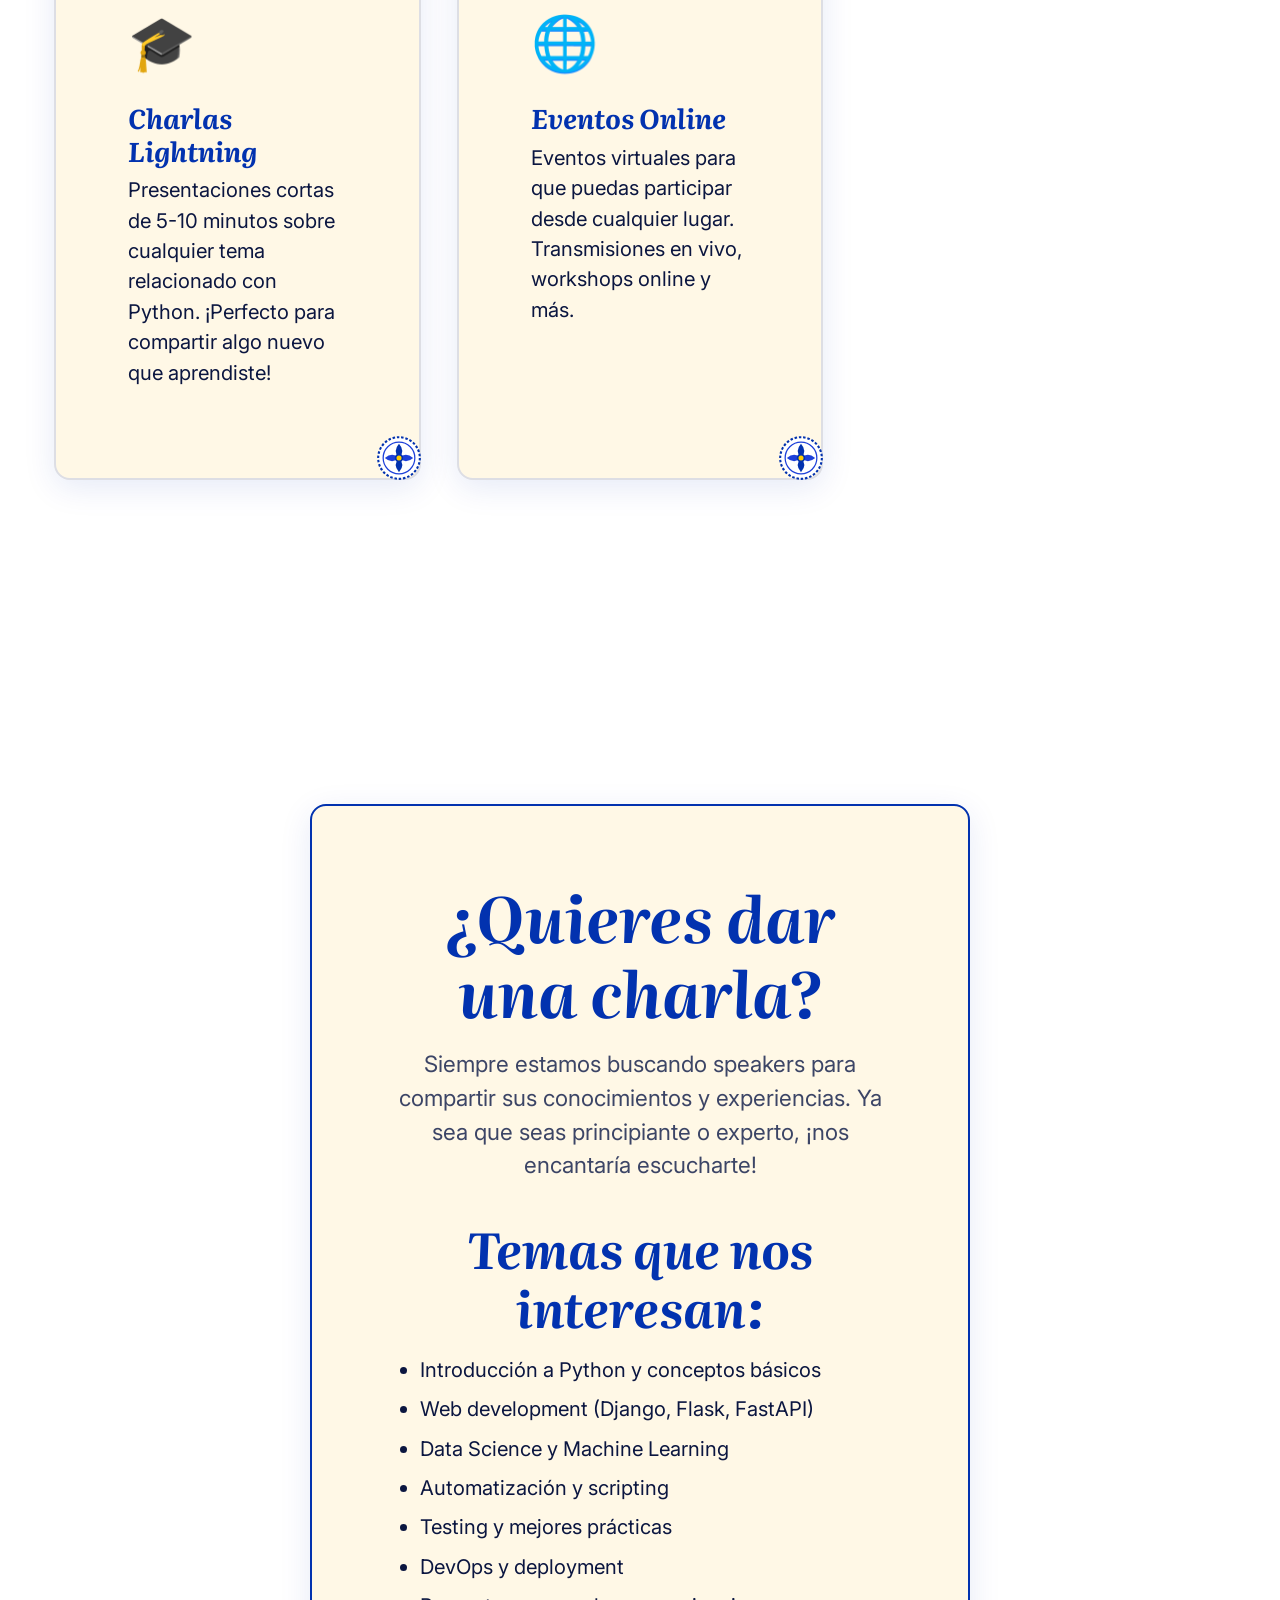
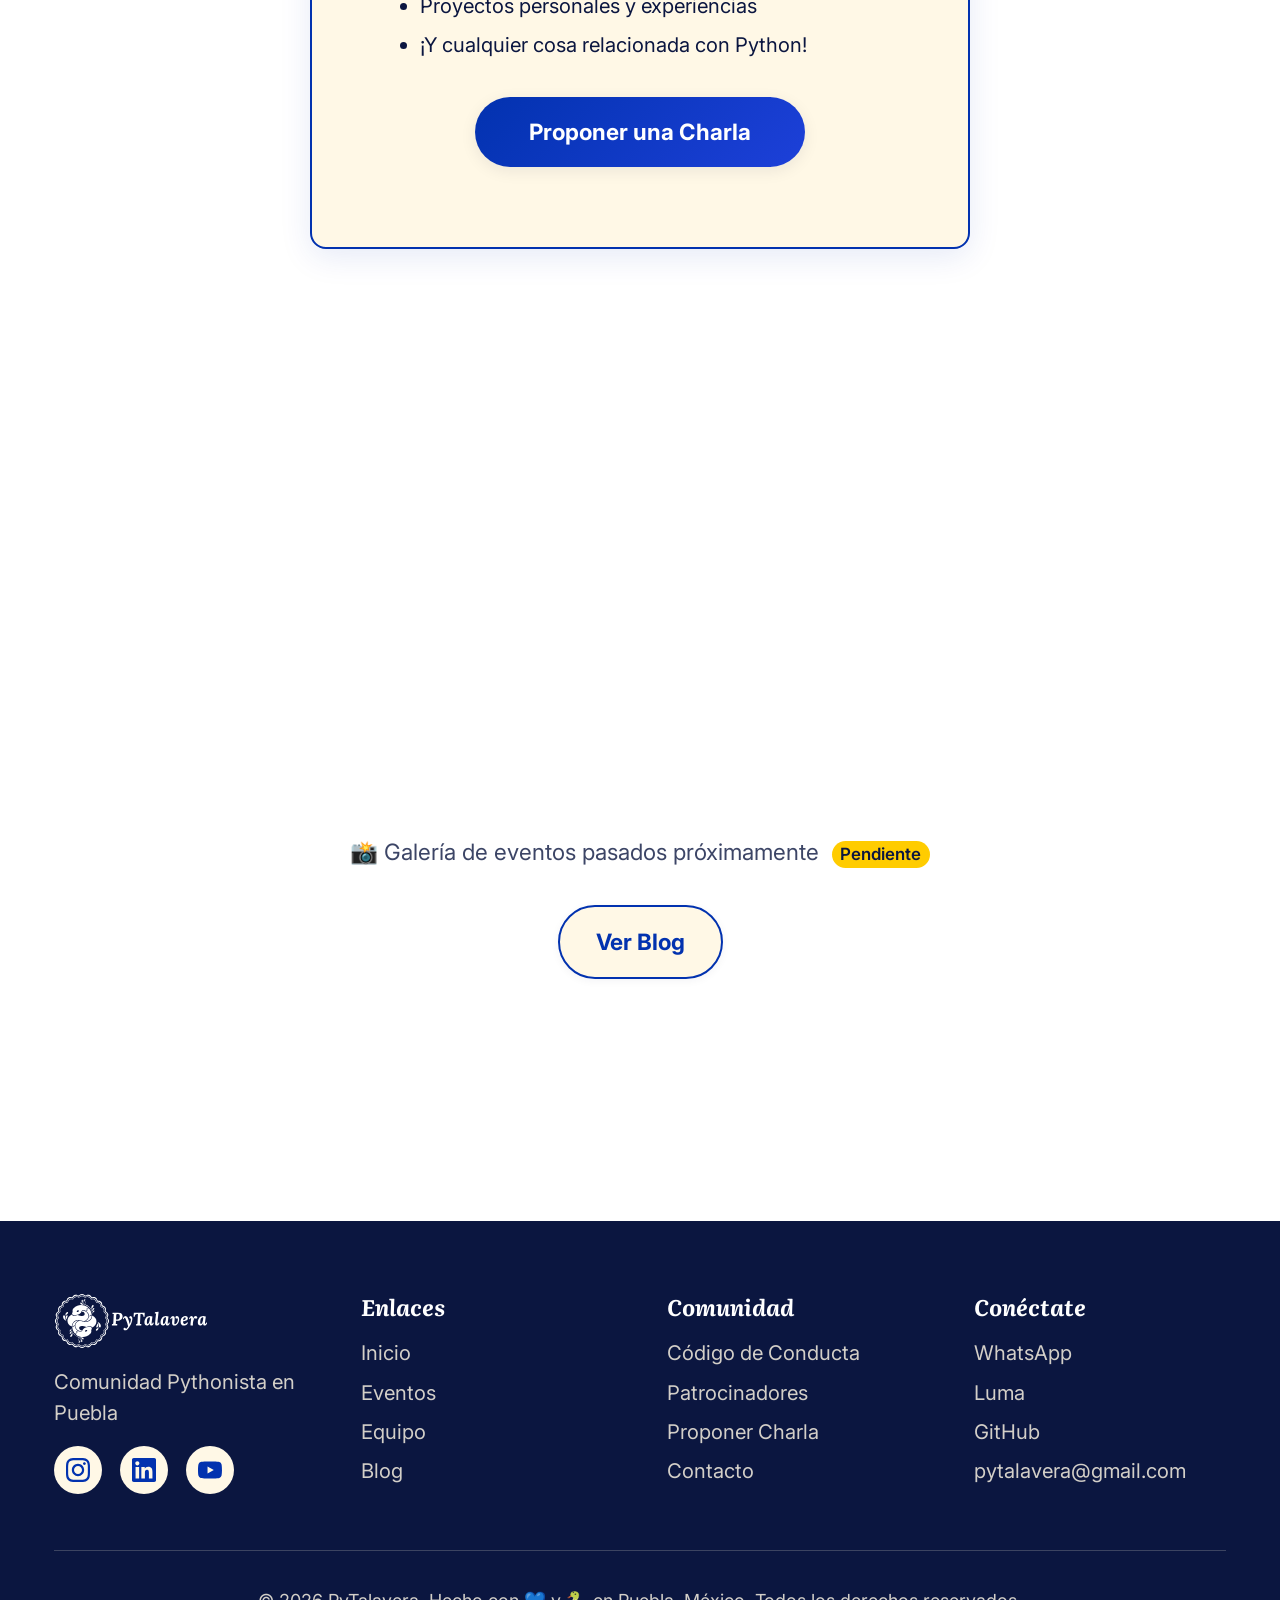
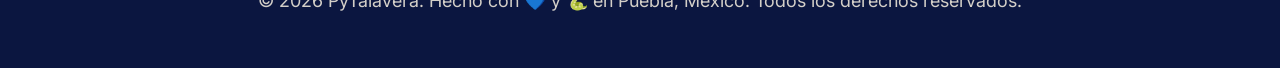
<file: eventos.html>
<!DOCTYPE html>
<html lang="es">
<head>
  <meta charset="UTF-8">
  <meta name="viewport" content="width=device-width, initial-scale=1.0">
  <meta http-equiv="X-UA-Compatible" content="ie=edge">

  <!-- Primary Meta Tags -->
  <title>Eventos - PyTalavera | Events - PyTalavera</title>
  <meta name="title" content="Eventos - PyTalavera">
  <meta name="description" content="Próximos eventos, meetups y workshops de PyTalavera en Puebla. Únete a nuestra comunidad Python. Upcoming PyTalavera events, meetups and workshops in Puebla.">

  <!-- Open Graph / Facebook -->
  <meta property="og:type" content="website">
  <meta property="og:url" content="https://pytalavera.github.io/comunidad/eventos.html">
  <meta property="og:title" content="Eventos - PyTalavera">
  <meta property="og:description" content="Próximos eventos, meetups y workshops de PyTalavera en Puebla.">

  <!-- Favicon -->
  <link rel="icon" href="assets/images/favicon/favicon.ico" sizes="any">
  <link rel="icon" type="image/svg+xml" href="assets/images/favicon/favicon.svg">
  <link rel="icon" type="image/png" sizes="32x32" href="assets/images/favicon/pytalavera-favicon-32.png">
  <link rel="icon" type="image/png" sizes="192x192" href="assets/images/favicon/pytalavera-favicon-192.png">
  <link rel="apple-touch-icon" sizes="180x180" href="assets/images/favicon/apple-touch-icon-180.png">
  <meta name="theme-color" content="#0232AF">

  <!-- Stylesheets -->
  <link rel="stylesheet" href="css/tokens.css">
  <link rel="stylesheet" href="css/main.css">
  <link rel="stylesheet" href="css/talavera-patterns.css">
  <link rel="stylesheet" href="css/responsive.css">

  <!-- Google Fonts -->
  <link rel="preconnect" href="https://fonts.googleapis.com">
  <link rel="preconnect" href="https://fonts.gstatic.com" crossorigin>
  <link href="https://fonts.googleapis.com/css2?family=Inter:wght@400;500;600;700&family=JetBrains+Mono:wght@400;600&family=Literata:ital,opsz,wght@1,7..72,400;1,7..72,700&display=swap" rel="stylesheet">
</head>
<body>
  <!-- Header -->
  <header class="site-header">
    <div class="container">
      <div class="header-content">
        <a href="index.html" class="site-logo">
          <img src="assets/images/logos/logo4.svg" alt="PyTalavera · Comunidad Pythonista en Puebla" width="155" height="56">
        </a>

        <nav class="main-nav" aria-label="Main navigation">
          <ul>
            <li><a href="index.html" data-lang="es">Inicio</a><a href="index.html" data-lang="en">Home</a></li>
            <li><a href="eventos.html" class="active" data-lang="es">Eventos</a><a href="eventos.html" class="active" data-lang="en">Events</a></li>
            <li><a href="equipo.html" data-lang="es">Equipo</a><a href="equipo.html" data-lang="en">Team</a></li>
            <li><a href="patrocinadores.html" data-lang="es">Patrocinadores</a><a href="patrocinadores.html" data-lang="en">Sponsors</a></li>
            <li><a href="blog.html" data-lang="es">Blog</a><a href="blog.html" data-lang="en">Blog</a></li>
            <li><a href="codigo-de-conducta.html" data-lang="es">Código de Conducta</a><a href="codigo-de-conducta.html" data-lang="en">Code of Conduct</a></li>
          </ul>
        </nav>

        <button id="language-toggle" class="language-toggle" aria-label="Switch language">EN</button>

        <button class="mobile-menu-toggle" aria-label="Toggle menu" aria-expanded="false">
          <span></span>
          <span></span>
          <span></span>
        </button>
      </div>
    </div>
  </header>

  <!-- Mobile Menu -->
  <div class="mobile-menu-overlay"></div>
  <nav class="mobile-menu" aria-label="Mobile navigation">
    <ul>
      <li><a href="index.html" data-lang="es">Inicio</a><a href="index.html" data-lang="en">Home</a></li>
      <li><a href="eventos.html" data-lang="es">Eventos</a><a href="eventos.html" data-lang="en">Events</a></li>
      <li><a href="equipo.html" data-lang="es">Equipo</a><a href="equipo.html" data-lang="en">Team</a></li>
      <li><a href="patrocinadores.html" data-lang="es">Patrocinadores</a><a href="patrocinadores.html" data-lang="en">Sponsors</a></li>
      <li><a href="blog.html" data-lang="es">Blog</a><a href="blog.html" data-lang="en">Blog</a></li>
      <li><a href="codigo-de-conducta.html" data-lang="es">Código de Conducta</a><a href="codigo-de-conducta.html" data-lang="en">Code of Conduct</a></li>
    </ul>
  </nav>

  <!-- Main Content -->
  <main>
    <!-- Page Header -->
    <section class="hero" style="padding: var(--spacing-3xl) 0;">
      <div class="container container-md text-center">
        <h1>
          <span data-lang="es">Eventos</span>
          <span data-lang="en">Events</span>
        </h1>
        <p class="hero-subtitle">
          <span data-lang="es">Meetups, workshops y debates. Únete a la comunidad más activa de Python en Puebla.</span>
          <span data-lang="en">Meetups, workshops and debates. Join Puebla's most active Python community.</span>
        </p>
      </div>
    </section>


    <!-- Luma Calendar Section -->
    <section id="luma-events">
      <div class="container">
        <div class="lang-es">
          <h2 class="mb-md">Próximos Eventos</h2>
          <p class="mb-xl" style="color: var(--color-text-light);">
            Aquí encontrarás todos nuestros próximos eventos. ¡Regístrate y únete a nosotros!
          </p>
        </div>

        <div class="lang-en">
          <h2 class="mb-md">Upcoming Events</h2>
          <p class="mb-xl" style="color: var(--color-text-light);">
            Here you'll find all our upcoming events. Register and join us!
          </p>
        </div>

        <!-- Luma Calendar Embed -->
        <div id="luma-calendar-container" style="display: flex; justify-content: center; padding: var(--spacing-xl) 0;">
          <!-- Luma Calendar Embed -->
          <iframe
            src="https://lu.ma/embed/calendar/cal-ZiazPAzfyRnM7zl/events"
            width="100%"
            height="600"
            frameborder="0"
            style="border: 1px solid #bfcbda88; border-radius: var(--radius-lg); max-width: 1200px;"
            allowfullscreen=""
            aria-hidden="false"
            tabindex="0"
          ></iframe>
        </div>
      </div>
    </section>


    <!-- Types of Events -->
    <section>
      <div class="container">
        <div class="section-header">
          <h2>
            <span data-lang="es">Tipos de Eventos</span>
            <span data-lang="en">Types of Events</span>
          </h2>
          <p>
            <span data-lang="es">Ofrecemos diversos formatos para todos los niveles</span>
            <span data-lang="en">We offer various formats for all levels</span>
          </p>
        </div>

        <div class="grid grid-cols-1 grid-md-2 grid-lg-3">
          <div class="card talavera-card">
            <div style="font-size: 3rem; margin-bottom: var(--spacing-md);">🎤</div>
            <h3 class="card-title">
              <span data-lang="es">Meetups Mensuales</span>
              <span data-lang="en">Monthly Meetups</span>
            </h3>
            <div class="card-body">
              <p data-lang="es">
                Sesiones mensuales con charlas técnicas, presentaciones de proyectos y networking.
                Perfecto para conocer a la comunidad y aprender de experiencias compartidas.
              </p>
              <p data-lang="en">
                Monthly sessions with technical talks, project presentations and networking.
                Perfect for meeting the community and learning from shared experiences.
              </p>
            </div>
          </div>

          <div class="card talavera-card">
            <div style="font-size: 3rem; margin-bottom: var(--spacing-md);">💻</div>
            <h3 class="card-title">
              <span data-lang="es">Workshops</span>
              <span data-lang="en">Workshops</span>
            </h3>
            <div class="card-body">
              <p data-lang="es">
                Talleres prácticos donde aprenderás haciendo. Desde introducción a Python
                hasta temas avanzados como machine learning, web scraping y más.
              </p>
              <p data-lang="en">
                Hands-on workshops where you learn by doing. From Python introduction
                to advanced topics like machine learning, web scraping and more.
              </p>
            </div>
          </div>

          <div class="card talavera-card">
            <div style="font-size: 3rem; margin-bottom: var(--spacing-md);">👥</div>
            <h3 class="card-title">
              <span data-lang="es">Study Groups</span>
              <span data-lang="en">Study Groups</span>
            </h3>
            <div class="card-body">
              <p data-lang="es">
                Grupos de estudio para libros técnicos, cursos online y preparación para certificaciones.
                Aprende en comunidad y mantén la motivación.
              </p>
              <p data-lang="en">
                Study groups for technical books, online courses and certification prep.
                Learn in community and stay motivated.
              </p>
            </div>
          </div>

          <div class="card talavera-card">
            <div style="font-size: 3rem; margin-bottom: var(--spacing-md);">🎓</div>
            <h3 class="card-title">
              <span data-lang="es">Charlas Lightning</span>
              <span data-lang="en">Lightning Talks</span>
            </h3>
            <div class="card-body">
              <p data-lang="es">
                Presentaciones cortas de 5-10 minutos sobre cualquier tema relacionado con Python.
                ¡Perfecto para compartir algo nuevo que aprendiste!
              </p>
              <p data-lang="en">
                Short 5-10 minute presentations on any Python-related topic.
                Perfect for sharing something new you learned!
              </p>
            </div>
          </div>

          <div class="card talavera-card">
            <div style="font-size: 3rem; margin-bottom: var(--spacing-md);">🌐</div>
            <h3 class="card-title">
              <span data-lang="es">Eventos Online</span>
              <span data-lang="en">Online Events</span>
            </h3>
            <div class="card-body">
              <p data-lang="es">
                Eventos virtuales para que puedas participar desde cualquier lugar.
                Transmisiones en vivo, workshops online y más.
              </p>
              <p data-lang="en">
                Virtual events so you can participate from anywhere.
                Live streams, online workshops and more.
              </p>
            </div>
          </div>
        </div>
      </div>
    </section>


    <!-- Call to Action: Propose Talk -->
    <section>
      <div class="container container-md">
        <div class="card cta-card">
          <h2>
            <span data-lang="es">¿Quieres dar una charla?</span>
            <span data-lang="en">Want to give a talk?</span>
          </h2>
          <p style="font-size: var(--font-size-lg); color: var(--color-text-light); margin-bottom: var(--spacing-xl);">
            <span data-lang="es">
              Siempre estamos buscando speakers para compartir sus conocimientos y experiencias.
              Ya sea que seas principiante o experto, ¡nos encantaría escucharte!
            </span>
            <span data-lang="en">
              We're always looking for speakers to share their knowledge and experiences.
              Whether you're a beginner or expert, we'd love to hear from you!
            </span>
          </p>

          <div class="lang-es">
            <h3 class="mb-md">Temas que nos interesan:</h3>
            <ul style="text-align: left; max-width: 600px; margin: 0 auto var(--spacing-xl);">
              <li>Introducción a Python y conceptos básicos</li>
              <li>Web development (Django, Flask, FastAPI)</li>
              <li>Data Science y Machine Learning</li>
              <li>Automatización y scripting</li>
              <li>Testing y mejores prácticas</li>
              <li>DevOps y deployment</li>
              <li>Proyectos personales y experiencias</li>
              <li>¡Y cualquier cosa relacionada con Python!</li>
            </ul>
          </div>

          <div class="lang-en">
            <h3 class="mb-md">Topics we're interested in:</h3>
            <ul style="text-align: left; max-width: 600px; margin: 0 auto var(--spacing-xl);">
              <li>Python introduction and basics</li>
              <li>Web development (Django, Flask, FastAPI)</li>
              <li>Data Science and Machine Learning</li>
              <li>Automation and scripting</li>
              <li>Testing and best practices</li>
              <li>DevOps and deployment</li>
              <li>Personal projects and experiences</li>
              <li>Anything Python-related!</li>
            </ul>
          </div>

          <a href="https://forms.gle/mygVWEknGR1oRtJE6" target="_blank" rel="noopener" class="btn btn-primary btn-large">
            <span data-lang="es">Proponer una Charla</span>
            <span data-lang="en">Propose a Talk</span>
          </a>
        </div>
      </div>
    </section>

    <!-- Past Events (Optional) -->
    <section>
      <div class="container">
        <div class="section-header">
          <h2>
            <span data-lang="es">Eventos Pasados</span>
            <span data-lang="en">Past Events</span>
          </h2>
          <p>
            <span data-lang="es">Revive los momentos de nuestros eventos anteriores</span>
            <span data-lang="en">Relive the moments from our previous events</span>
          </p>
        </div>

        <div class="text-center" style="padding: var(--spacing-3xl) 0;">
          <p style="color: var(--color-text-light); font-size: var(--font-size-lg); margin-bottom: var(--spacing-xl);">
            <!-- PENDIENTE: galería de eventos pasados (fotos reales por confirmar) -->
            <span data-lang="es">📸 Galería de eventos pasados próximamente <span class="pending-tag" data-pending="galeria">Pendiente</span></span>
            <span data-lang="en">📸 Past events gallery coming soon <span class="pending-tag" data-pending="galeria">Pending</span></span>
          </p>
          <a href="blog.html" class="btn btn-outline">
            <span data-lang="es">Ver Blog</span>
            <span data-lang="en">View Blog</span>
          </a>
        </div>
      </div>
    </section>
  </main>

  <!-- Footer -->
  <footer class="site-footer">
    <div class="container">
      <div class="footer-content">
        <div class="footer-section">
          <h3 class="sr-only">PyTalavera</h3>
          <img class="footer-logo" src="assets/images/logos/una-tinta/pytalavera-horizontal-una-tinta-blanco.svg" alt="PyTalavera" width="155" height="56">
          <p data-lang="es">Comunidad Pythonista en Puebla</p>
          <p data-lang="en">Pythonista Community in Puebla</p>
          <div class="social-links mt-md">
            <a href="https://www.instagram.com/pytalavera/" target="_blank" class="social-link" aria-label="Instagram">
              <svg xmlns="http://www.w3.org/2000/svg" fill="currentColor" viewBox="0 0 24 24"><path d="M12 2.163c3.204 0 3.584.012 4.85.07 3.252.148 4.771 1.691 4.919 4.919.058 1.265.069 1.645.069 4.849 0 3.205-.012 3.584-.069 4.849-.149 3.225-1.664 4.771-4.919 4.919-1.266.058-1.644.07-4.85.07-3.204 0-3.584-.012-4.849-.07-3.26-.149-4.771-1.699-4.919-4.92-.058-1.265-.07-1.644-.07-4.849 0-3.204.013-3.583.07-4.849.149-3.227 1.664-4.771 4.919-4.919 1.266-.057 1.645-.069 4.849-.069zm0-2.163c-3.259 0-3.667.014-4.947.072-4.358.2-6.78 2.618-6.98 6.98-.059 1.281-.073 1.689-.073 4.948 0 3.259.014 3.668.072 4.948.2 4.358 2.618 6.78 6.98 6.98 1.281.058 1.689.072 4.948.072 3.259 0 3.668-.014 4.948-.072 4.354-.2 6.782-2.618 6.979-6.98.059-1.28.073-1.689.073-4.948 0-3.259-.014-3.667-.072-4.947-.196-4.354-2.617-6.78-6.979-6.98-1.281-.059-1.69-.073-4.949-.073zm0 5.838c-3.403 0-6.162 2.759-6.162 6.162s2.759 6.163 6.162 6.163 6.162-2.759 6.162-6.163c0-3.403-2.759-6.162-6.162-6.162zm0 10.162c-2.209 0-4-1.79-4-4 0-2.209 1.791-4 4-4s4 1.791 4 4c0 2.21-1.791 4-4 4zm6.406-11.845c-.796 0-1.441.645-1.441 1.44s.645 1.44 1.441 1.44c.795 0 1.439-.645 1.439-1.44s-.644-1.44-1.439-1.44z"/></svg>
            </a>
            <a href="https://www.linkedin.com/company/106000587" target="_blank" class="social-link" aria-label="LinkedIn">
              <svg xmlns="http://www.w3.org/2000/svg" fill="currentColor" viewBox="0 0 24 24"><path d="M20.447 20.452h-3.554v-5.569c0-1.328-.027-3.037-1.852-3.037-1.853 0-2.136 1.445-2.136 2.939v5.667H9.351V9h3.414v1.561h.046c.477-.9 1.637-1.85 3.37-1.85 3.601 0 4.267 2.37 4.267 5.455v6.286zM5.337 7.433c-1.144 0-2.063-.926-2.063-2.065 0-1.138.92-2.063 2.063-2.063 1.14 0 2.064.925 2.064 2.063 0 1.139-.925 2.065-2.064 2.065zm1.782 13.019H3.555V9h3.564v11.452zM22.225 0H1.771C.792 0 0 .774 0 1.729v20.542C0 23.227.792 24 1.771 24h20.451C23.2 24 24 23.227 24 22.271V1.729C24 .774 23.2 0 22.222 0h.003z"/></svg>
            </a>
            <a href="https://youtube.com/@pytalavera" target="_blank" class="social-link" aria-label="YouTube">
              <svg xmlns="http://www.w3.org/2000/svg" fill="currentColor" viewBox="0 0 24 24"><path d="M23.498 6.186a3.016 3.016 0 0 0-2.122-2.136C19.505 3.545 12 3.545 12 3.545s-7.505 0-9.377.505A3.017 3.017 0 0 0 .502 6.186C0 8.07 0 12 0 12s0 3.93.502 5.814a3.016 3.016 0 0 0 2.122 2.136c1.871.505 9.376.505 9.376.505s7.505 0 9.377-.505a3.015 3.015 0 0 0 2.122-2.136C24 15.93 24 12 24 12s0-3.93-.502-5.814zM9.545 15.568V8.432L15.818 12l-6.273 3.568z"/></svg>
            </a>
          </div>
        </div>

        <div class="footer-section">
          <h3 data-lang="es">Enlaces</h3>
          <h3 data-lang="en">Links</h3>
          <a href="index.html" data-lang="es">Inicio</a>
          <a href="index.html" data-lang="en">Home</a>
          <a href="eventos.html" data-lang="es">Eventos</a>
          <a href="eventos.html" data-lang="en">Events</a>
          <a href="equipo.html" data-lang="es">Equipo</a>
          <a href="equipo.html" data-lang="en">Team</a>
          <a href="blog.html" data-lang="es">Blog</a>
          <a href="blog.html" data-lang="en">Blog</a>
        </div>

        <div class="footer-section">
          <h3 data-lang="es">Comunidad</h3>
          <h3 data-lang="en">Community</h3>
          <a href="codigo-de-conducta.html" data-lang="es">Código de Conducta</a>
          <a href="codigo-de-conducta.html" data-lang="en">Code of Conduct</a>
          <a href="patrocinadores.html" data-lang="es">Patrocinadores</a>
          <a href="patrocinadores.html" data-lang="en">Sponsors</a>
          <a href="https://forms.gle/mygVWEknGR1oRtJE6" target="_blank" rel="noopener" data-lang="es">Proponer Charla</a>
          <a href="https://forms.gle/mygVWEknGR1oRtJE6" target="_blank" rel="noopener" data-lang="en">Propose a Talk</a>
          <a href="mailto:pytalavera@gmail.com?subject=Contacto%20PyTalavera" data-lang="es">Contacto</a>
          <a href="mailto:pytalavera@gmail.com?subject=Contacto%20PyTalavera" data-lang="en">Contact</a>
        </div>

        <div class="footer-section">
          <h3 data-lang="es">Conéctate</h3>
          <h3 data-lang="en">Connect</h3>
          <a href="https://chat.whatsapp.com/G3hvf4dDxkBCmYHHlMYAkd" target="_blank">WhatsApp</a>
          <a href="https://lu.ma/cal-ZiazPAzfyRnM7zl" target="_blank">Luma</a>
          <a href="https://github.com/pytalavera" target="_blank">GitHub</a>
          <a href="mailto:pytalavera@gmail.com">pytalavera@gmail.com</a>
        </div>
      </div>

      <div class="footer-bottom">
        <p data-lang="es">© 2026 PyTalavera. Hecho con 💙 y 🐍 en Puebla, México. Todos los derechos reservados.</p>
        <p data-lang="en">© 2026 PyTalavera. Made with 💙 and 🐍 in Puebla, Mexico. All rights reserved.</p>
      </div>
    </div>
  </footer>

  <!-- Scripts -->
  <script src="js/language.js"></script>
  <script src="js/main.js"></script>

  <!-- Luma Events Script (add when ready) -->
  <!-- <script src="https://embed.lu.ma/checkout-button.js"></script> -->
</body>
</html>
</file>
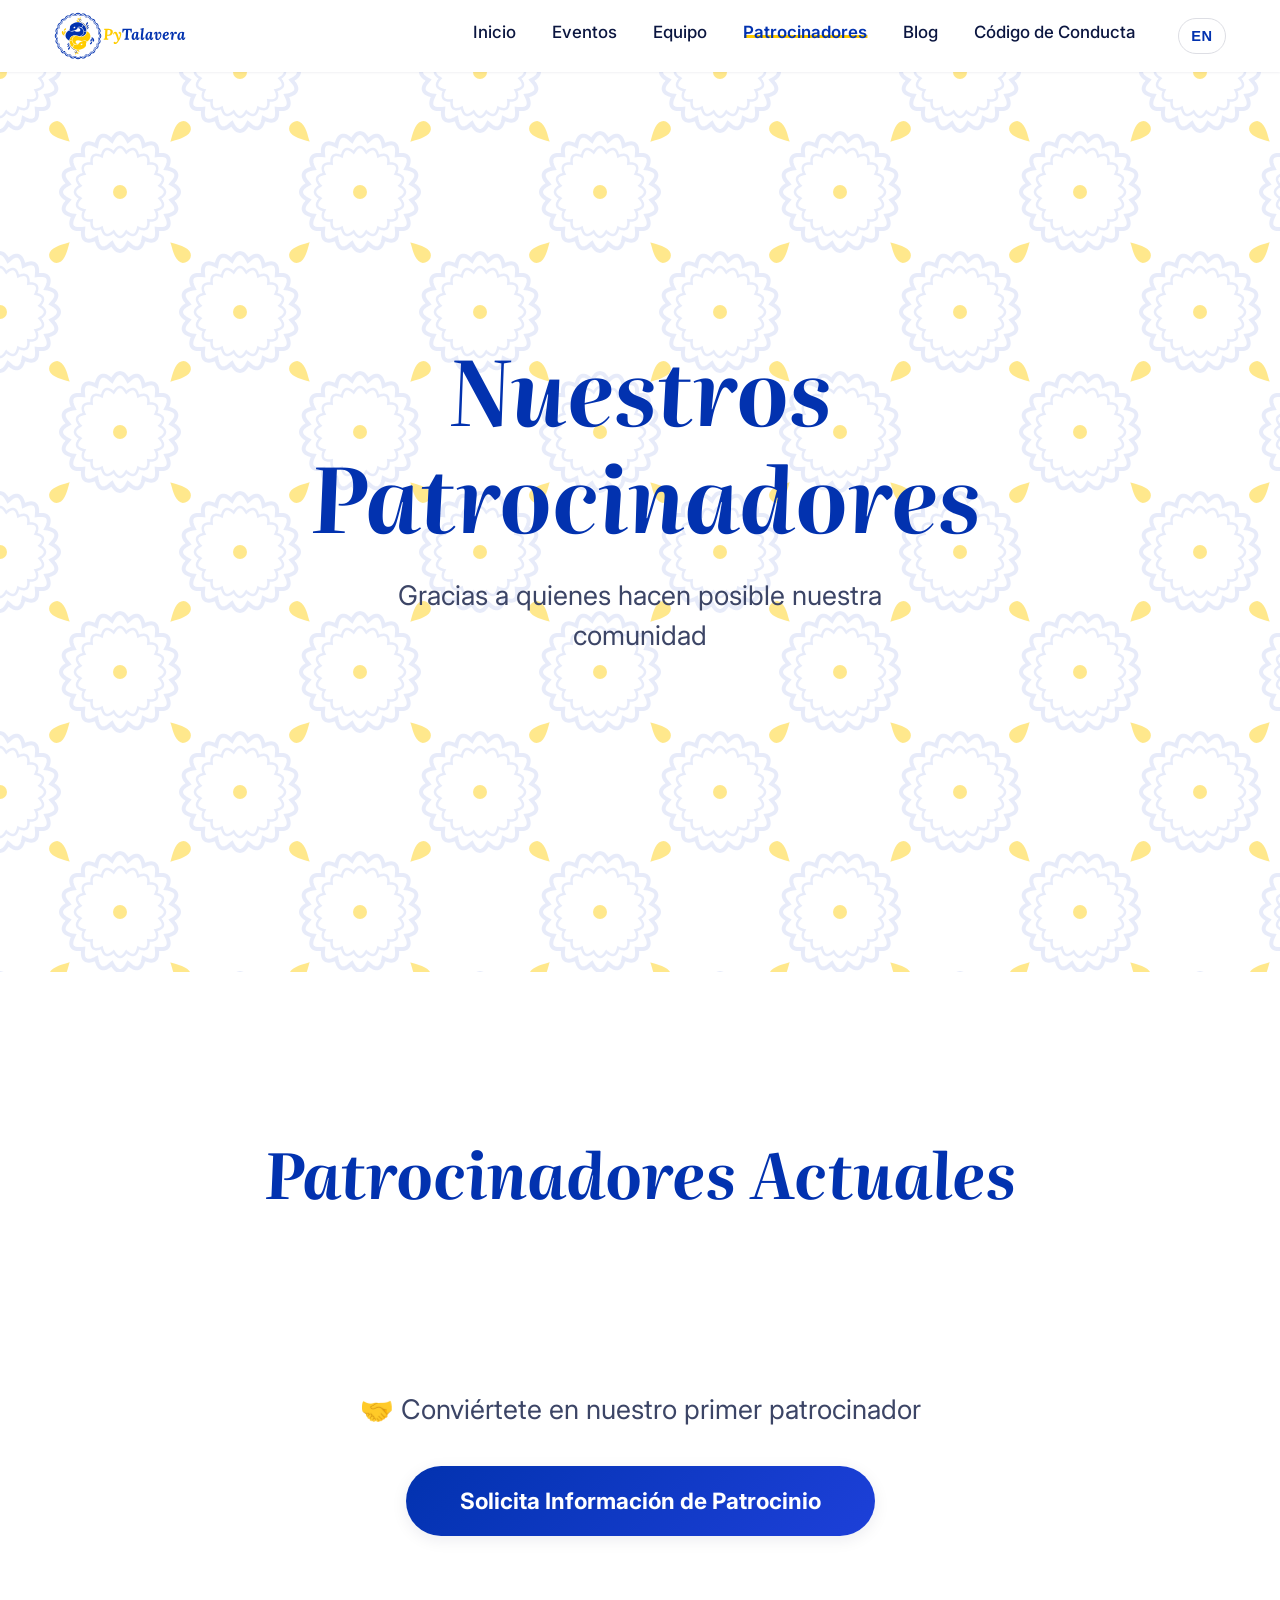
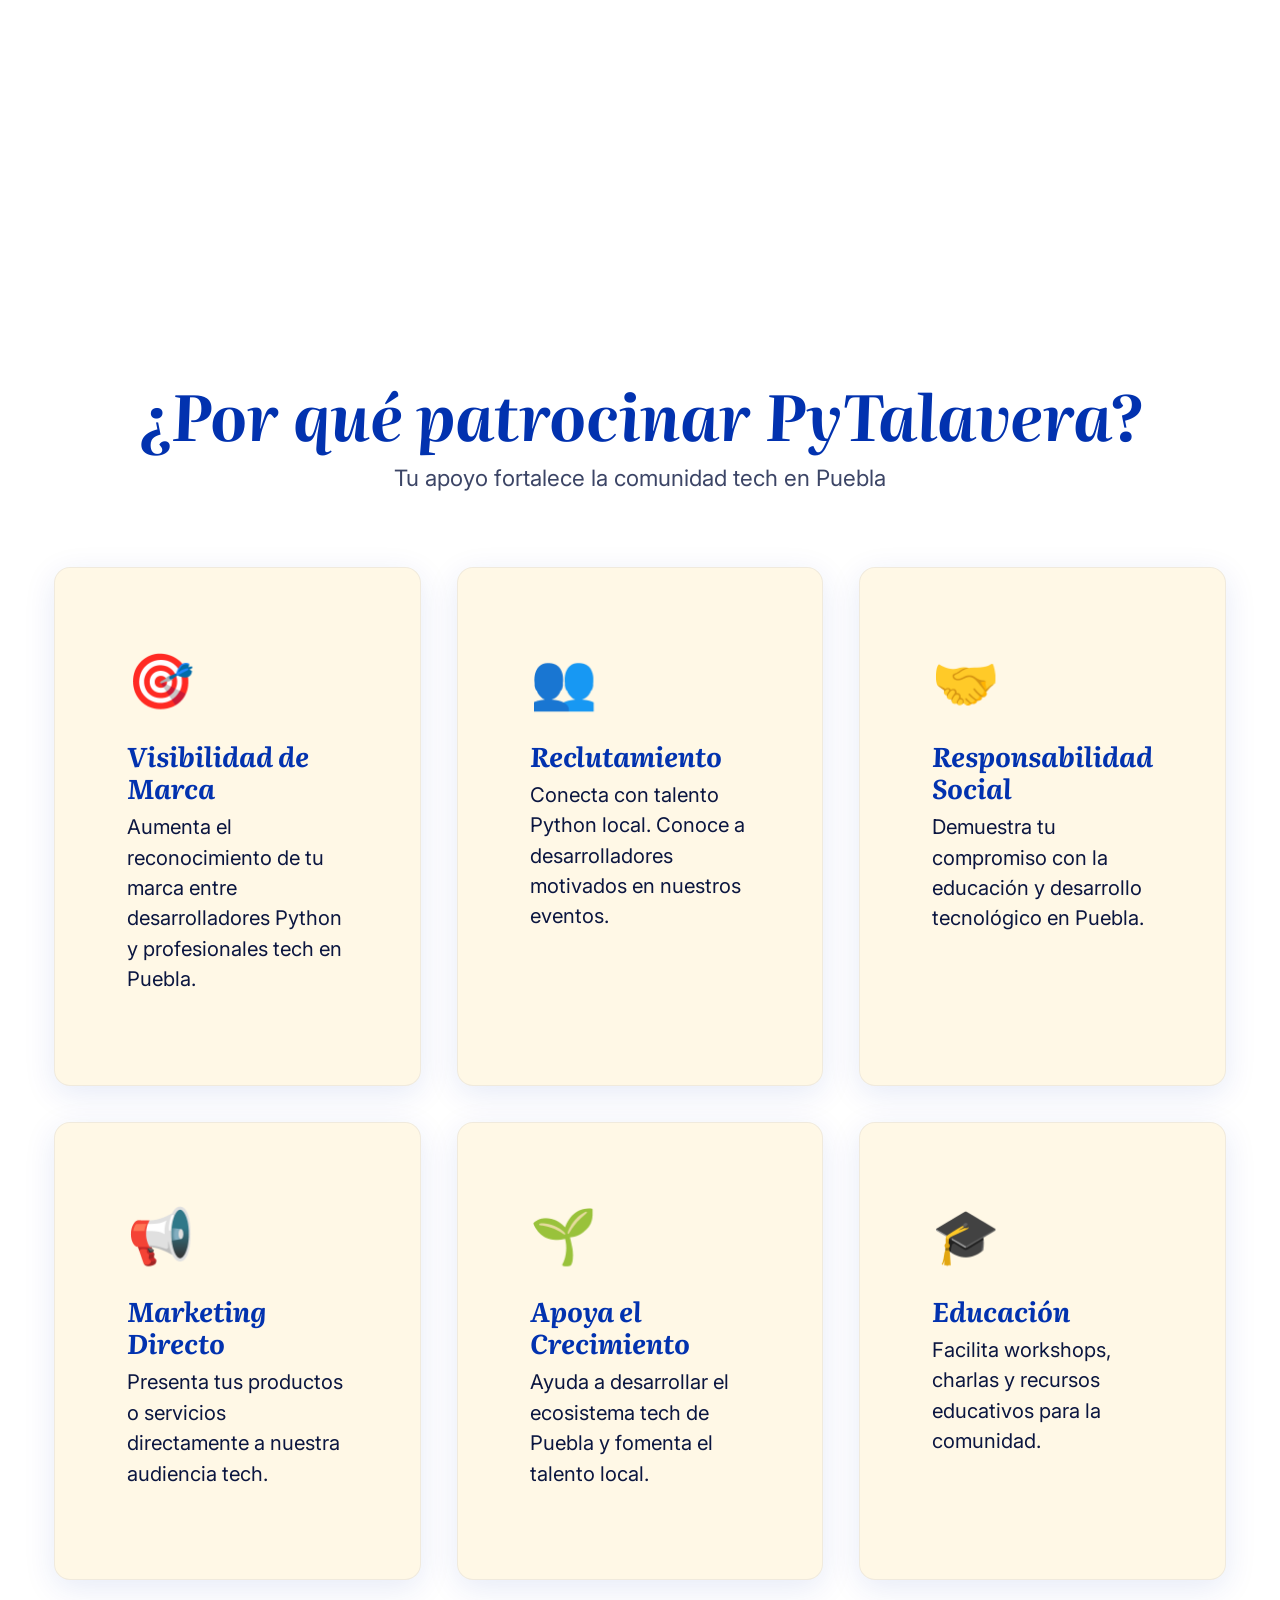
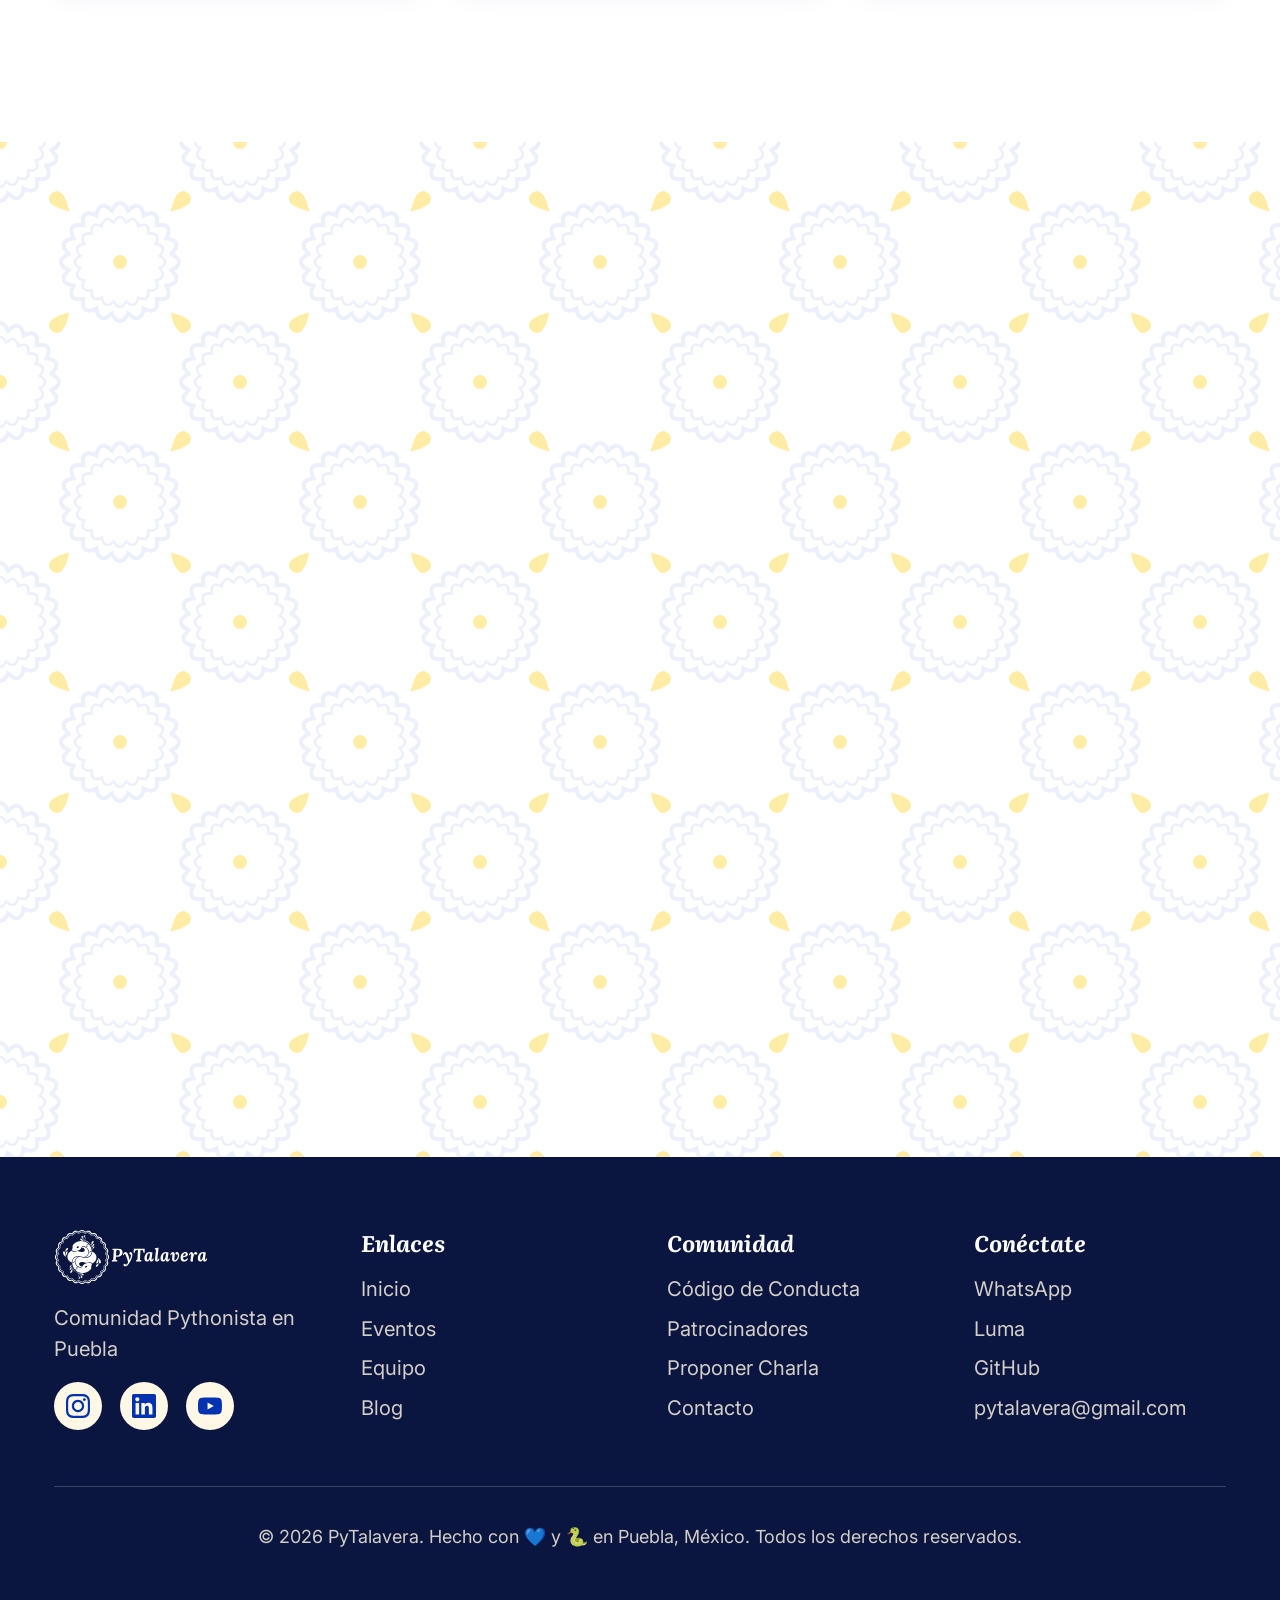
<file: patrocinadores.html>
<!DOCTYPE html>
<html lang="es">
<head>
  <meta charset="UTF-8">
  <meta name="viewport" content="width=device-width, initial-scale=1.0">
  <meta http-equiv="X-UA-Compatible" content="ie=edge">

  <!-- Primary Meta Tags -->
  <title>Patrocinadores - PyTalavera | Sponsors - PyTalavera</title>
  <meta name="title" content="Patrocinadores - PyTalavera">
  <meta name="description" content="Apoya a la Comunidad Pythonista en Puebla. Conoce los beneficios de patrocinar PyTalavera. Support Puebla's Pythonista community. Learn about PyTalavera sponsorship benefits.">

  <!-- Favicon -->
  <link rel="icon" href="assets/images/favicon/favicon.ico" sizes="any">
  <link rel="icon" type="image/svg+xml" href="assets/images/favicon/favicon.svg">
  <link rel="icon" type="image/png" sizes="32x32" href="assets/images/favicon/pytalavera-favicon-32.png">
  <link rel="icon" type="image/png" sizes="192x192" href="assets/images/favicon/pytalavera-favicon-192.png">
  <link rel="apple-touch-icon" sizes="180x180" href="assets/images/favicon/apple-touch-icon-180.png">
  <meta name="theme-color" content="#0232AF">

  <!-- Stylesheets -->
  <link rel="stylesheet" href="css/tokens.css">
  <link rel="stylesheet" href="css/main.css">
  <link rel="stylesheet" href="css/talavera-patterns.css">
  <link rel="stylesheet" href="css/responsive.css">

  <!-- Google Fonts -->
  <link rel="preconnect" href="https://fonts.googleapis.com">
  <link rel="preconnect" href="https://fonts.gstatic.com" crossorigin>
  <link href="https://fonts.googleapis.com/css2?family=Inter:wght@400;500;600;700&family=JetBrains+Mono:wght@400;600&family=Literata:ital,opsz,wght@1,7..72,400;1,7..72,700&display=swap" rel="stylesheet">
</head>
<body>
  <!-- Header -->
  <header class="site-header">
    <div class="container">
      <div class="header-content">
        <a href="index.html" class="site-logo">
          <img src="assets/images/logos/logo4.svg" alt="PyTalavera · Comunidad Pythonista en Puebla" width="155" height="56">
        </a>

        <nav class="main-nav" aria-label="Main navigation">
          <ul>
            <li><a href="index.html" data-lang="es">Inicio</a><a href="index.html" data-lang="en">Home</a></li>
            <li><a href="eventos.html" data-lang="es">Eventos</a><a href="eventos.html" data-lang="en">Events</a></li>
            <li><a href="equipo.html" data-lang="es">Equipo</a><a href="equipo.html" data-lang="en">Team</a></li>
            <li><a href="patrocinadores.html" class="active" data-lang="es">Patrocinadores</a><a href="patrocinadores.html" class="active" data-lang="en">Sponsors</a></li>
            <li><a href="blog.html" data-lang="es">Blog</a><a href="blog.html" data-lang="en">Blog</a></li>
            <li><a href="codigo-de-conducta.html" data-lang="es">Código de Conducta</a><a href="codigo-de-conducta.html" data-lang="en">Code of Conduct</a></li>
          </ul>
        </nav>

        <button id="language-toggle" class="language-toggle" aria-label="Switch language">EN</button>

        <button class="mobile-menu-toggle" aria-label="Toggle menu" aria-expanded="false">
          <span></span>
          <span></span>
          <span></span>
        </button>
      </div>
    </div>
  </header>

  <!-- Mobile Menu -->
  <div class="mobile-menu-overlay"></div>
  <nav class="mobile-menu" aria-label="Mobile navigation">
    <ul>
      <li><a href="index.html" data-lang="es">Inicio</a><a href="index.html" data-lang="en">Home</a></li>
      <li><a href="eventos.html" data-lang="es">Eventos</a><a href="eventos.html" data-lang="en">Events</a></li>
      <li><a href="equipo.html" data-lang="es">Equipo</a><a href="equipo.html" data-lang="en">Team</a></li>
      <li><a href="patrocinadores.html" data-lang="es">Patrocinadores</a><a href="patrocinadores.html" data-lang="en">Sponsors</a></li>
      <li><a href="blog.html" data-lang="es">Blog</a><a href="blog.html" data-lang="en">Blog</a></li>
      <li><a href="codigo-de-conducta.html" data-lang="es">Código de Conducta</a><a href="codigo-de-conducta.html" data-lang="en">Code of Conduct</a></li>
    </ul>
  </nav>

  <!-- Main Content -->
  <main>
    <!-- Page Header -->
    <section class="hero" style="padding: var(--spacing-3xl) 0;">
      <div class="container container-md text-center">
        <h1>
          <span data-lang="es">Nuestros Patrocinadores</span>
          <span data-lang="en">Our Sponsors</span>
        </h1>
        <p class="hero-subtitle">
          <span data-lang="es">Gracias a quienes hacen posible nuestra comunidad</span>
          <span data-lang="en">Thanks to those who make our community possible</span>
        </p>
      </div>
    </section>

    <!-- Current Sponsors -->
    <section>
      <div class="container">
        <div class="section-header">
          <h2>
            <span data-lang="es">Patrocinadores Actuales</span>
            <span data-lang="en">Current Sponsors</span>
          </h2>
        </div>

        <div class="text-center" style="padding: var(--spacing-4xl) 0;">
          <p style="color: var(--color-text-light); font-size: var(--font-size-xl); margin-bottom: var(--spacing-xl);">
            <span data-lang="es">🤝 Conviértete en nuestro primer patrocinador</span>
            <span data-lang="en">🤝 Become our first sponsor</span>
          </p>
          <a href="mailto:pytalavera@gmail.com?subject=Patrocinio%20PyTalavera" class="btn btn-primary btn-large">
            <span data-lang="es">Solicita Información de Patrocinio</span>
            <span data-lang="en">Request Sponsorship Information</span>
          </a>
        </div>
      </div>
    </section>

    <!-- Why Sponsor -->
    <section>
      <div class="container">
        <div class="section-header">
          <h2>
            <span data-lang="es">¿Por qué patrocinar PyTalavera?</span>
            <span data-lang="en">Why sponsor PyTalavera?</span>
          </h2>
          <p>
            <span data-lang="es">Tu apoyo fortalece la comunidad tech en Puebla</span>
            <span data-lang="en">Your support strengthens the tech community in Puebla</span>
          </p>
        </div>

        <div class="grid grid-cols-1 grid-md-2 grid-lg-3">
          <div class="card">
            <div style="font-size: 3rem; margin-bottom: var(--spacing-md);">🎯</div>
            <h3 class="card-title">
              <span data-lang="es">Visibilidad de Marca</span>
              <span data-lang="en">Brand Visibility</span>
            </h3>
            <div class="card-body">
              <p data-lang="es">
                Aumenta el reconocimiento de tu marca entre desarrolladores Python y profesionales tech en Puebla.
              </p>
              <p data-lang="en">
                Increase your brand recognition among Python developers and tech professionals in Puebla.
              </p>
            </div>
          </div>

          <div class="card">
            <div style="font-size: 3rem; margin-bottom: var(--spacing-md);">👥</div>
            <h3 class="card-title">
              <span data-lang="es">Reclutamiento</span>
              <span data-lang="en">Recruitment</span>
            </h3>
            <div class="card-body">
              <p data-lang="es">
                Conecta con talento Python local. Conoce a desarrolladores motivados en nuestros eventos.
              </p>
              <p data-lang="en">
                Connect with local Python talent. Meet motivated developers at our events.
              </p>
            </div>
          </div>

          <div class="card">
            <div style="font-size: 3rem; margin-bottom: var(--spacing-md);">🤝</div>
            <h3 class="card-title">
              <span data-lang="es">Responsabilidad Social</span>
              <span data-lang="en">Social Responsibility</span>
            </h3>
            <div class="card-body">
              <p data-lang="es">
                Demuestra tu compromiso con la educación y desarrollo tecnológico en Puebla.
              </p>
              <p data-lang="en">
                Demonstrate your commitment to education and technological development in Puebla.
              </p>
            </div>
          </div>

          <div class="card">
            <div style="font-size: 3rem; margin-bottom: var(--spacing-md);">📢</div>
            <h3 class="card-title">
              <span data-lang="es">Marketing Directo</span>
              <span data-lang="en">Direct Marketing</span>
            </h3>
            <div class="card-body">
              <p data-lang="es">
                Presenta tus productos o servicios directamente a nuestra audiencia tech.
              </p>
              <p data-lang="en">
                Present your products or services directly to our tech audience.
              </p>
            </div>
          </div>

          <div class="card">
            <div style="font-size: 3rem; margin-bottom: var(--spacing-md);">🌱</div>
            <h3 class="card-title">
              <span data-lang="es">Apoya el Crecimiento</span>
              <span data-lang="en">Support Growth</span>
            </h3>
            <div class="card-body">
              <p data-lang="es">
                Ayuda a desarrollar el ecosistema tech de Puebla y fomenta el talento local.
              </p>
              <p data-lang="en">
                Help develop Puebla's tech ecosystem and foster local talent.
              </p>
            </div>
          </div>

          <div class="card">
            <div style="font-size: 3rem; margin-bottom: var(--spacing-md);">🎓</div>
            <h3 class="card-title">
              <span data-lang="es">Educación</span>
              <span data-lang="en">Education</span>
            </h3>
            <div class="card-body">
              <p data-lang="es">
                Facilita workshops, charlas y recursos educativos para la comunidad.
              </p>
              <p data-lang="en">
                Facilitate workshops, talks and educational resources for the community.
              </p>
            </div>
          </div>
        </div>
      </div>
    </section>

    <!-- CTA Section -->
    <section class="talavera-bg">
      <div class="container container-md">
        <div class="card cta-card">
          <h2>
            <span data-lang="es">¿Listo para patrocinar PyTalavera?</span>
            <span data-lang="en">Ready to sponsor PyTalavera?</span>
          </h2>
          <p style="font-size: var(--font-size-lg); color: var(--color-text-light); margin-bottom: var(--spacing-xl);">
            <span data-lang="es">
              Contáctanos para discutir cómo tu empresa puede apoyar y beneficiarse de nuestra comunidad.
            </span>
            <span data-lang="en">
              Contact us to discuss how your company can support and benefit from our community.
            </span>
          </p>

          <div style="display: flex; gap: var(--spacing-md); justify-content: center; flex-wrap: wrap;">
          <a href="mailto:pytalavera@gmail.com?subject=Patrocinio%20PyTalavera" class="btn btn-primary btn-large">
              <span data-lang="es">Formulario de Patrocinio</span>
              <span data-lang="en">Sponsorship Form</span>
          </a>
            <a href="mailto:pytalavera@gmail.com" class="btn btn-outline btn-large">
              <span data-lang="es">Enviar Email</span>
              <span data-lang="en">Send Email</span>
            </a>
          </div>
        </div>
      </div>
    </section>
  </main>

  <!-- Footer -->
  <footer class="site-footer">
    <div class="container">
      <div class="footer-content">
        <div class="footer-section">
          <h3 class="sr-only">PyTalavera</h3>
          <img class="footer-logo" src="assets/images/logos/una-tinta/pytalavera-horizontal-una-tinta-blanco.svg" alt="PyTalavera" width="155" height="56">
          <p data-lang="es">Comunidad Pythonista en Puebla</p>
          <p data-lang="en">Pythonista Community in Puebla</p>
          <div class="social-links mt-md">
            <a href="https://www.instagram.com/pytalavera/" target="_blank" class="social-link" aria-label="Instagram">
              <svg xmlns="http://www.w3.org/2000/svg" fill="currentColor" viewBox="0 0 24 24"><path d="M12 2.163c3.204 0 3.584.012 4.85.07 3.252.148 4.771 1.691 4.919 4.919.058 1.265.069 1.645.069 4.849 0 3.205-.012 3.584-.069 4.849-.149 3.225-1.664 4.771-4.919 4.919-1.266.058-1.644.07-4.85.07-3.204 0-3.584-.012-4.849-.07-3.26-.149-4.771-1.699-4.919-4.92-.058-1.265-.07-1.644-.07-4.849 0-3.204.013-3.583.07-4.849.149-3.227 1.664-4.771 4.919-4.919 1.266-.057 1.645-.069 4.849-.069zm0-2.163c-3.259 0-3.667.014-4.947.072-4.358.2-6.78 2.618-6.98 6.98-.059 1.281-.073 1.689-.073 4.948 0 3.259.014 3.668.072 4.948.2 4.358 2.618 6.78 6.98 6.98 1.281.058 1.689.072 4.948.072 3.259 0 3.668-.014 4.948-.072 4.354-.2 6.782-2.618 6.979-6.98.059-1.28.073-1.689.073-4.948 0-3.259-.014-3.667-.072-4.947-.196-4.354-2.617-6.78-6.979-6.98-1.281-.059-1.69-.073-4.949-.073zm0 5.838c-3.403 0-6.162 2.759-6.162 6.162s2.759 6.163 6.162 6.163 6.162-2.759 6.162-6.163c0-3.403-2.759-6.162-6.162-6.162zm0 10.162c-2.209 0-4-1.79-4-4 0-2.209 1.791-4 4-4s4 1.791 4 4c0 2.21-1.791 4-4 4zm6.406-11.845c-.796 0-1.441.645-1.441 1.44s.645 1.44 1.441 1.44c.795 0 1.439-.645 1.439-1.44s-.644-1.44-1.439-1.44z"/></svg>
            </a>
            <a href="https://www.linkedin.com/company/106000587" target="_blank" class="social-link" aria-label="LinkedIn">
              <svg xmlns="http://www.w3.org/2000/svg" fill="currentColor" viewBox="0 0 24 24"><path d="M20.447 20.452h-3.554v-5.569c0-1.328-.027-3.037-1.852-3.037-1.853 0-2.136 1.445-2.136 2.939v5.667H9.351V9h3.414v1.561h.046c.477-.9 1.637-1.85 3.37-1.85 3.601 0 4.267 2.37 4.267 5.455v6.286zM5.337 7.433c-1.144 0-2.063-.926-2.063-2.065 0-1.138.92-2.063 2.063-2.063 1.14 0 2.064.925 2.064 2.063 0 1.139-.925 2.065-2.064 2.065zm1.782 13.019H3.555V9h3.564v11.452zM22.225 0H1.771C.792 0 0 .774 0 1.729v20.542C0 23.227.792 24 1.771 24h20.451C23.2 24 24 23.227 24 22.271V1.729C24 .774 23.2 0 22.222 0h.003z"/></svg>
            </a>
            <a href="https://youtube.com/@pytalavera" target="_blank" class="social-link" aria-label="YouTube">
              <svg xmlns="http://www.w3.org/2000/svg" fill="currentColor" viewBox="0 0 24 24"><path d="M23.498 6.186a3.016 3.016 0 0 0-2.122-2.136C19.505 3.545 12 3.545 12 3.545s-7.505 0-9.377.505A3.017 3.017 0 0 0 .502 6.186C0 8.07 0 12 0 12s0 3.93.502 5.814a3.016 3.016 0 0 0 2.122 2.136c1.871.505 9.376.505 9.376.505s7.505 0 9.377-.505a3.015 3.015 0 0 0 2.122-2.136C24 15.93 24 12 24 12s0-3.93-.502-5.814zM9.545 15.568V8.432L15.818 12l-6.273 3.568z"/></svg>
            </a>
          </div>
        </div>

        <div class="footer-section">
          <h3 data-lang="es">Enlaces</h3>
          <h3 data-lang="en">Links</h3>
          <a href="index.html" data-lang="es">Inicio</a>
          <a href="index.html" data-lang="en">Home</a>
          <a href="eventos.html" data-lang="es">Eventos</a>
          <a href="eventos.html" data-lang="en">Events</a>
          <a href="equipo.html" data-lang="es">Equipo</a>
          <a href="equipo.html" data-lang="en">Team</a>
          <a href="blog.html" data-lang="es">Blog</a>
          <a href="blog.html" data-lang="en">Blog</a>
        </div>

        <div class="footer-section">
          <h3 data-lang="es">Comunidad</h3>
          <h3 data-lang="en">Community</h3>
          <a href="codigo-de-conducta.html" data-lang="es">Código de Conducta</a>
          <a href="codigo-de-conducta.html" data-lang="en">Code of Conduct</a>
          <a href="patrocinadores.html" data-lang="es">Patrocinadores</a>
          <a href="patrocinadores.html" data-lang="en">Sponsors</a>
          <a href="https://forms.gle/mygVWEknGR1oRtJE6" target="_blank" rel="noopener" data-lang="es">Proponer Charla</a>
          <a href="https://forms.gle/mygVWEknGR1oRtJE6" target="_blank" rel="noopener" data-lang="en">Propose a Talk</a>
          <a href="mailto:pytalavera@gmail.com?subject=Contacto%20PyTalavera" data-lang="es">Contacto</a>
          <a href="mailto:pytalavera@gmail.com?subject=Contacto%20PyTalavera" data-lang="en">Contact</a>
        </div>

        <div class="footer-section">
          <h3 data-lang="es">Conéctate</h3>
          <h3 data-lang="en">Connect</h3>
          <a href="https://chat.whatsapp.com/G3hvf4dDxkBCmYHHlMYAkd" target="_blank">WhatsApp</a>
          <a href="https://lu.ma/cal-ZiazPAzfyRnM7zl" target="_blank">Luma</a>
          <a href="https://github.com/pytalavera" target="_blank">GitHub</a>
          <a href="mailto:pytalavera@gmail.com">pytalavera@gmail.com</a>
        </div>
      </div>

      <div class="footer-bottom">
        <p data-lang="es">© 2026 PyTalavera. Hecho con 💙 y 🐍 en Puebla, México. Todos los derechos reservados.</p>
        <p data-lang="en">© 2026 PyTalavera. Made with 💙 and 🐍 in Puebla, Mexico. All rights reserved.</p>
      </div>
    </div>
  </footer>

  <!-- Scripts -->
  <script src="js/language.js"></script>
  <script src="js/main.js"></script>
</body>
</html>
</file>
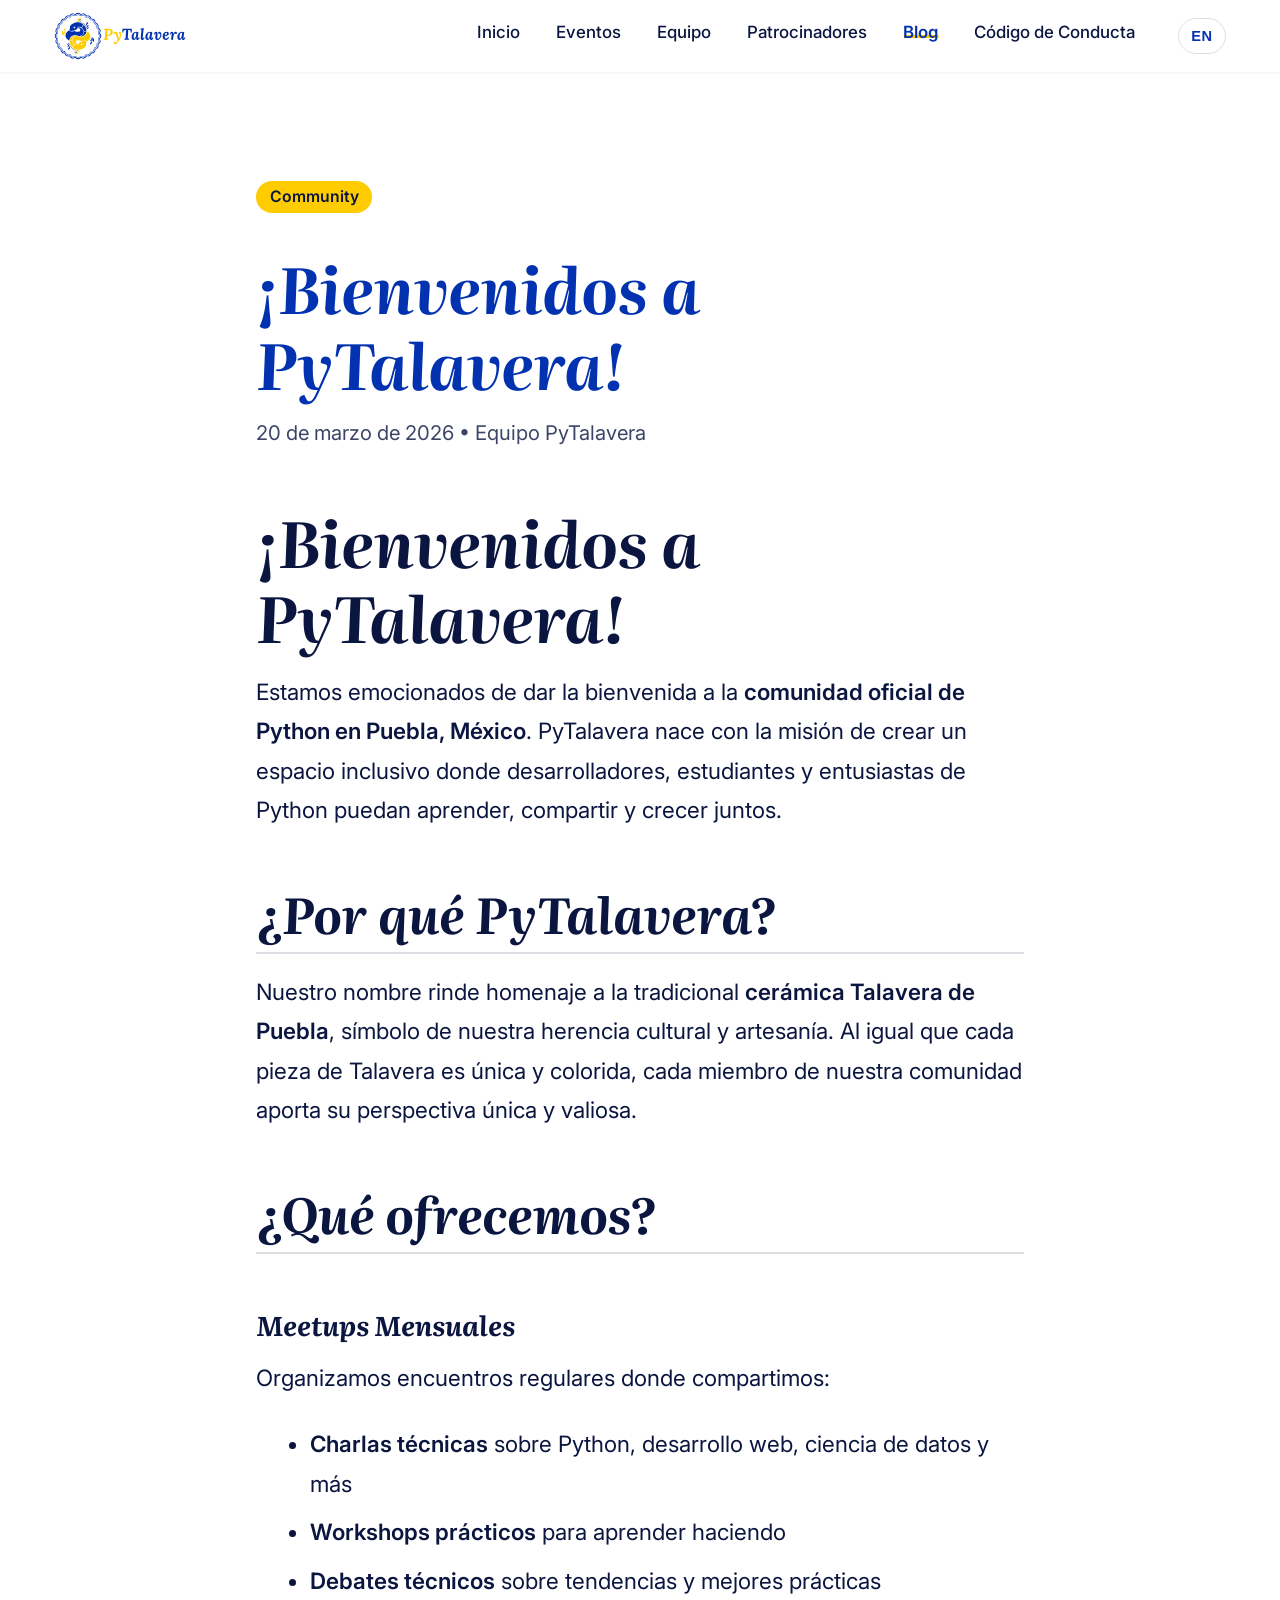
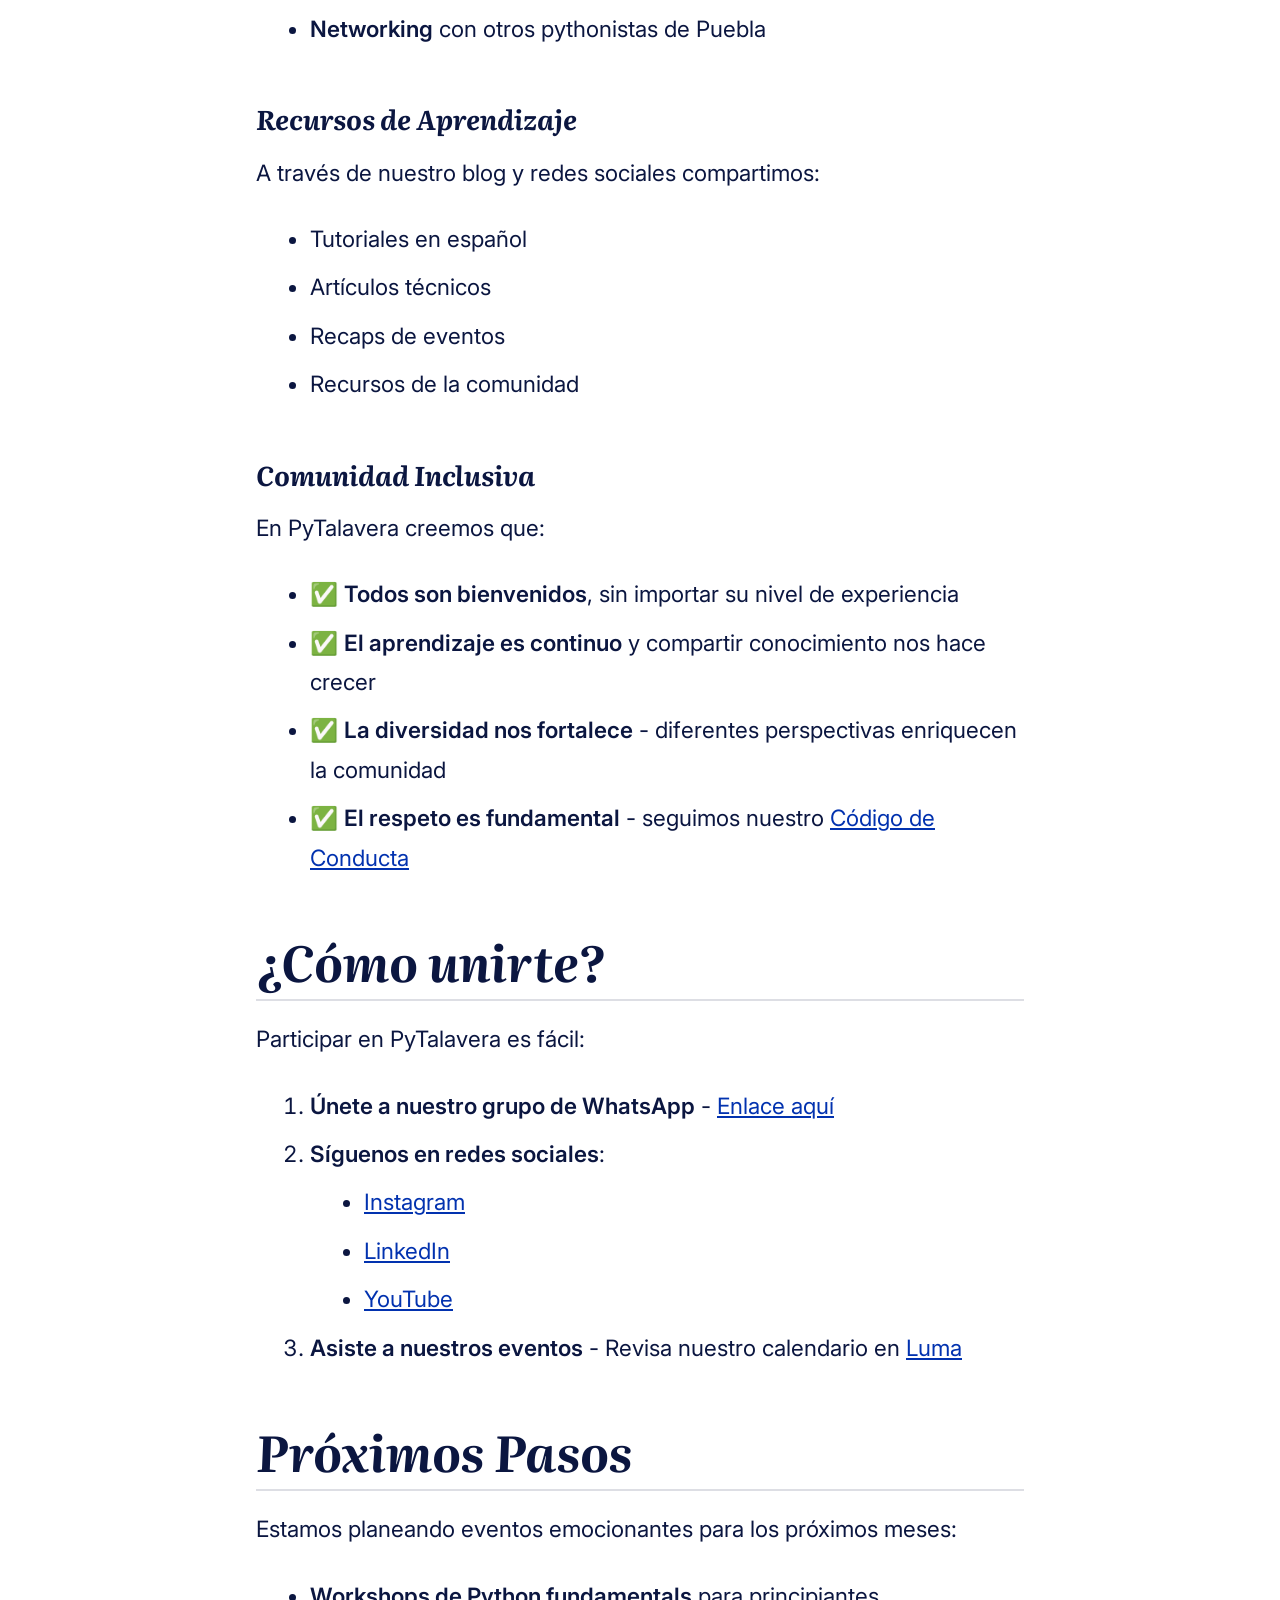
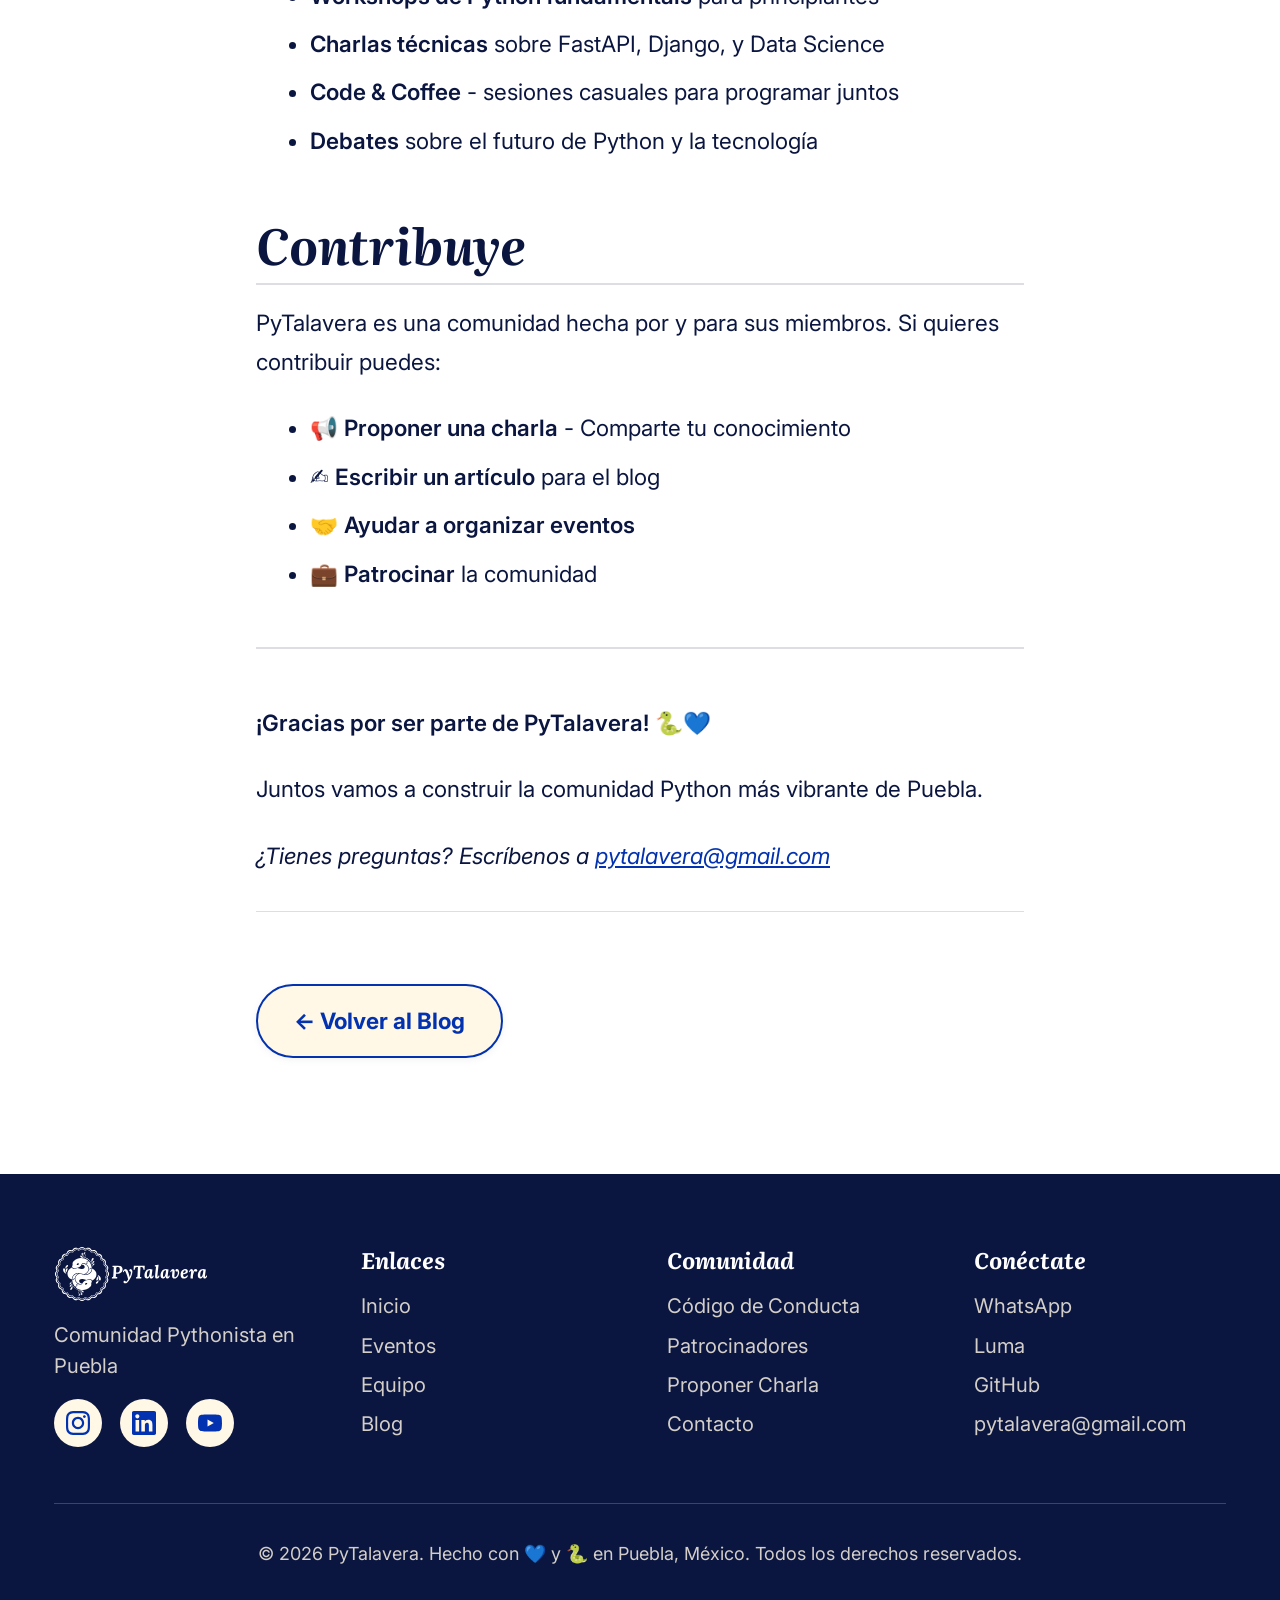
<file: blog/posts/bienvenidos-pytalavera.html>
<!DOCTYPE html>
<html lang="es">
<head>
  <meta charset="UTF-8">
  <meta name="viewport" content="width=device-width, initial-scale=1.0">
  <meta http-equiv="X-UA-Compatible" content="ie=edge">

  <!-- Primary Meta Tags -->
  <title>¡Bienvenidos a PyTalavera! - PyTalavera Blog</title>
  <meta name="title" content="¡Bienvenidos a PyTalavera! - PyTalavera Blog">
  <meta name="description" content="Estamos emocionados de lanzar PyTalavera, la comunidad oficial de Python en Puebla. Descubre quiénes somos, qué hacemos y cómo puedes ser parte de esta increíble comunidad.">
  <meta name="keywords" content="Python, Puebla, PyTalavera, Community">
  <meta name="author" content="Equipo PyTalavera">

  <!-- Open Graph / Facebook -->
  <meta property="og:type" content="article">
  <meta property="og:url" content="https://pytalavera.github.io/comunidad/blog/posts/bienvenidos-pytalavera.html">
  <meta property="og:title" content="¡Bienvenidos a PyTalavera!">
  <meta property="og:description" content="Estamos emocionados de lanzar PyTalavera, la comunidad oficial de Python en Puebla. Descubre quiénes somos, qué hacemos y cómo puedes ser parte de esta increíble comunidad.">
  <meta property="og:image" content="https://pytalavera.github.io/comunidad/assets/images/favicon/pytalavera-favicon-512.png">

  <!-- Twitter -->
  <meta property="twitter:card" content="summary_large_image">
  <meta property="twitter:url" content="https://pytalavera.github.io/comunidad/blog/posts/bienvenidos-pytalavera.html">
  <meta property="twitter:title" content="¡Bienvenidos a PyTalavera!">
  <meta property="twitter:description" content="Estamos emocionados de lanzar PyTalavera, la comunidad oficial de Python en Puebla. Descubre quiénes somos, qué hacemos y cómo puedes ser parte de esta increíble comunidad.">
  <meta property="twitter:image" content="https://pytalavera.github.io/comunidad/assets/images/favicon/pytalavera-favicon-512.png">

  <!-- Favicon -->
  <link rel="icon" href="../../assets/images/favicon/favicon.ico" sizes="any">
  <link rel="icon" type="image/svg+xml" href="../../assets/images/favicon/favicon.svg">
  <link rel="icon" type="image/png" sizes="32x32" href="../../assets/images/favicon/pytalavera-favicon-32.png">
  <link rel="icon" type="image/png" sizes="192x192" href="../../assets/images/favicon/pytalavera-favicon-192.png">
  <link rel="apple-touch-icon" sizes="180x180" href="../../assets/images/favicon/apple-touch-icon-180.png">
  <meta name="theme-color" content="#0232AF">

  <!-- Stylesheets -->
  <link rel="stylesheet" href="../../css/tokens.css">
  <link rel="stylesheet" href="../../css/main.css">
  <link rel="stylesheet" href="../../css/talavera-patterns.css">
  <link rel="stylesheet" href="../../css/responsive.css">

  <!-- Google Fonts -->
  <link rel="preconnect" href="https://fonts.googleapis.com">
  <link rel="preconnect" href="https://fonts.gstatic.com" crossorigin>
  <link href="https://fonts.googleapis.com/css2?family=Inter:wght@400;500;600;700&family=JetBrains+Mono:wght@400;600&family=Literata:ital,opsz,wght@1,7..72,700&display=swap" rel="stylesheet">

  <!-- Preload critical resources -->
  <link rel="preload" href="../../css/main.css" as="style">
  <link rel="preload" href="../../js/language.js" as="script">
  <link rel="preload" href="../../js/main.js" as="script">
</head>
<body>
  <!-- Header -->
  <header class="site-header">
    <div class="container">
      <div class="header-content">
        <!-- Logo -->
        <a href="../../index.html" class="site-logo">
          <img src="../../assets/images/logos/logo4.svg" alt="PyTalavera · Comunidad Pythonista en Puebla" width="155" height="56">
        </a>

        <!-- Desktop Navigation -->
        <nav class="main-nav" aria-label="Main navigation">
          <ul>
            <li><a href="../../index.html" data-lang="es">Inicio</a><a href="../../index.html" data-lang="en">Home</a></li>
            <li><a href="../../eventos.html" data-lang="es">Eventos</a><a href="../../eventos.html" data-lang="en">Events</a></li>
            <li><a href="../../equipo.html" data-lang="es">Equipo</a><a href="../../equipo.html" data-lang="en">Team</a></li>
            <li><a href="../../patrocinadores.html" data-lang="es">Patrocinadores</a><a href="../../patrocinadores.html" data-lang="en">Sponsors</a></li>
            <li><a href="../../blog.html" class="active" data-lang="es">Blog</a><a href="../../blog.html" class="active" data-lang="en">Blog</a></li>
            <li><a href="../../codigo-de-conducta.html" data-lang="es">Código de Conducta</a><a href="../../codigo-de-conducta.html" data-lang="en">Code of Conduct</a></li>
          </ul>
        </nav>

        <!-- Language Toggle -->
        <button id="language-toggle" class="language-toggle" aria-label="Switch language">
          EN
        </button>

        <!-- Mobile Menu Toggle -->
        <button class="mobile-menu-toggle" aria-label="Toggle menu" aria-expanded="false">
          <span></span>
          <span></span>
          <span></span>
        </button>
      </div>
    </div>
  </header>

  <!-- Mobile Menu -->
  <div class="mobile-menu-overlay"></div>
  <nav class="mobile-menu" aria-label="Mobile navigation">
    <ul>
      <li><a href="../../index.html" data-lang="es">Inicio</a><a href="../../index.html" data-lang="en">Home</a></li>
      <li><a href="../../eventos.html" data-lang="es">Eventos</a><a href="../../eventos.html" data-lang="en">Events</a></li>
      <li><a href="../../equipo.html" data-lang="es">Equipo</a><a href="../../equipo.html" data-lang="en">Team</a></li>
      <li><a href="../../patrocinadores.html" data-lang="es">Patrocinadores</a><a href="../../patrocinadores.html" data-lang="en">Sponsors</a></li>
      <li><a href="../../blog.html" data-lang="es">Blog</a><a href="../../blog.html" data-lang="en">Blog</a></li>
      <li><a href="../../codigo-de-conducta.html" data-lang="es">Código de Conducta</a><a href="../../codigo-de-conducta.html" data-lang="en">Code of Conduct</a></li>
    </ul>
  </nav>

  <!-- Main Content -->
  <main>
    <article class="container container-md" style="padding: var(--spacing-4xl) 0;">
      <!-- Post Header -->
      <header class="mb-xl">
        <div class="badge badge-amarillo" style="margin-bottom: var(--spacing-md);">Community</div>
        <h1 class="mt-md" style="font-size: var(--font-size-3xl); font-weight: var(--font-weight-bold); margin-bottom: var(--spacing-md);">¡Bienvenidos a PyTalavera!</h1>
        <p style="color: var(--color-text-light); font-size: var(--font-size-md);">
          20 de marzo de 2026 • Equipo PyTalavera
        </p>
      </header>

      <!-- Post Content (Markdown converted to HTML) -->
      <div class="post-content">
        <h1>¡Bienvenidos a PyTalavera!</h1>
<p>Estamos emocionados de dar la bienvenida a la <strong>comunidad oficial de Python en Puebla, México</strong>. PyTalavera nace con la misión de crear un espacio inclusivo donde desarrolladores, estudiantes y entusiastas de Python puedan aprender, compartir y crecer juntos.</p>
<h2>¿Por qué PyTalavera?</h2>
<p>Nuestro nombre rinde homenaje a la tradicional <strong>cerámica Talavera de Puebla</strong>, símbolo de nuestra herencia cultural y artesanía. Al igual que cada pieza de Talavera es única y colorida, cada miembro de nuestra comunidad aporta su perspectiva única y valiosa.</p>
<h2>¿Qué ofrecemos?</h2>
<h3>Meetups Mensuales</h3>
<p>Organizamos encuentros regulares donde compartimos:</p>
<ul>
<li><strong>Charlas técnicas</strong> sobre Python, desarrollo web, ciencia de datos y más</li>
<li><strong>Workshops prácticos</strong> para aprender haciendo</li>
<li><strong>Debates técnicos</strong> sobre tendencias y mejores prácticas</li>
<li><strong>Networking</strong> con otros pythonistas de Puebla</li>
</ul>
<h3>Recursos de Aprendizaje</h3>
<p>A través de nuestro blog y redes sociales compartimos:</p>
<ul>
<li>Tutoriales en español</li>
<li>Artículos técnicos</li>
<li>Recaps de eventos</li>
<li>Recursos de la comunidad</li>
</ul>
<h3>Comunidad Inclusiva</h3>
<p>En PyTalavera creemos que:</p>
<ul>
<li>✅ <strong>Todos son bienvenidos</strong>, sin importar su nivel de experiencia</li>
<li>✅ <strong>El aprendizaje es continuo</strong> y compartir conocimiento nos hace crecer</li>
<li>✅ <strong>La diversidad nos fortalece</strong> - diferentes perspectivas enriquecen la comunidad</li>
<li>✅ <strong>El respeto es fundamental</strong> - seguimos nuestro <a href="../../codigo-de-conducta.html">Código de Conducta</a></li>
</ul>
<h2>¿Cómo unirte?</h2>
<p>Participar en PyTalavera es fácil:</p>
<ol>
<li><strong>Únete a nuestro grupo de WhatsApp</strong> - <a href="https://chat.whatsapp.com/G3hvf4dDxkBCmYHHlMYAkd">Enlace aquí</a></li>
<li><strong>Síguenos en redes sociales</strong>:<ul>
<li><a href="https://www.instagram.com/pytalavera/">Instagram</a></li>
<li><a href="https://www.linkedin.com/company/106000587">LinkedIn</a></li>
<li><a href="https://youtube.com/@pytalavera">YouTube</a></li>
</ul>
</li>
<li><strong>Asiste a nuestros eventos</strong> - Revisa nuestro calendario en <a href="https://lu.ma/cal-ZiazPAzfyRnM7zl">Luma</a></li>
</ol>
<h2>Próximos Pasos</h2>
<p>Estamos planeando eventos emocionantes para los próximos meses:</p>
<ul>
<li><strong>Workshops de Python fundamentals</strong> para principiantes</li>
<li><strong>Charlas técnicas</strong> sobre FastAPI, Django, y Data Science</li>
<li><strong>Code &amp; Coffee</strong> - sesiones casuales para programar juntos</li>
<li><strong>Debates</strong> sobre el futuro de Python y la tecnología</li>
</ul>
<h2>Contribuye</h2>
<p>PyTalavera es una comunidad hecha por y para sus miembros. Si quieres contribuir puedes:</p>
<ul>
<li>📢 <strong>Proponer una charla</strong> - Comparte tu conocimiento</li>
<li>✍️ <strong>Escribir un artículo</strong> para el blog</li>
<li>🤝 <strong>Ayudar a organizar eventos</strong></li>
<li>💼 <strong>Patrocinar</strong> la comunidad</li>
</ul>
<hr>
<p><strong>¡Gracias por ser parte de PyTalavera!</strong> 🐍💙</p>
<p>Juntos vamos a construir la comunidad Python más vibrante de Puebla.</p>
<p><em>¿Tienes preguntas? Escríbenos a <a href="mailto:pytalavera@gmail.com">pytalavera@gmail.com</a></em></p>

      </div>

      <!-- Back to Blog Link -->
      <footer class="mt-xl" style="padding-top: var(--spacing-3xl); border-top: 1px solid var(--gray-200);">
        <a href="../../blog.html" class="btn btn-outline">
          <span data-lang="es">← Volver al Blog</span>
          <span data-lang="en">← Back to Blog</span>
        </a>
      </footer>
    </article>
  </main>

  <!-- Footer -->
  <footer class="site-footer">
    <div class="container">
      <div class="footer-content">
        <!-- About Column -->
        <div class="footer-section">
          <h3 class="sr-only">PyTalavera</h3>
          <img class="footer-logo" src="../../assets/images/logos/una-tinta/pytalavera-horizontal-una-tinta-blanco.svg" alt="PyTalavera" width="155" height="56">
          <p data-lang="es">Comunidad Pythonista en Puebla</p>
          <p data-lang="en">Pythonista Community in Puebla</p>
          <div class="social-links mt-md">
            <a href="https://www.instagram.com/pytalavera/" target="_blank" class="social-link" aria-label="Instagram">
              <svg xmlns="http://www.w3.org/2000/svg" fill="currentColor" viewBox="0 0 24 24"><path d="M12 2.163c3.204 0 3.584.012 4.85.07 3.252.148 4.771 1.691 4.919 4.919.058 1.265.069 1.645.069 4.849 0 3.205-.012 3.584-.069 4.849-.149 3.225-1.664 4.771-4.919 4.919-1.266.058-1.644.07-4.85.07-3.204 0-3.584-.012-4.849-.07-3.26-.149-4.771-1.699-4.919-4.92-.058-1.265-.07-1.644-.07-4.849 0-3.204.013-3.583.07-4.849.149-3.227 1.664-4.771 4.919-4.919 1.266-.057 1.645-.069 4.849-.069zm0-2.163c-3.259 0-3.667.014-4.947.072-4.358.2-6.78 2.618-6.98 6.98-.059 1.281-.073 1.689-.073 4.948 0 3.259.014 3.668.072 4.948.2 4.358 2.618 6.78 6.98 6.98 1.281.058 1.689.072 4.948.072 3.259 0 3.668-.014 4.948-.072 4.354-.2 6.782-2.618 6.979-6.98.059-1.28.073-1.689.073-4.948 0-3.259-.014-3.667-.072-4.947-.196-4.354-2.617-6.78-6.979-6.98-1.281-.059-1.69-.073-4.949-.073zm0 5.838c-3.403 0-6.162 2.759-6.162 6.162s2.759 6.163 6.162 6.163 6.162-2.759 6.162-6.163c0-3.403-2.759-6.162-6.162-6.162zm0 10.162c-2.209 0-4-1.79-4-4 0-2.209 1.791-4 4-4s4 1.791 4 4c0 2.21-1.791 4-4 4zm6.406-11.845c-.796 0-1.441.645-1.441 1.44s.645 1.44 1.441 1.44c.795 0 1.439-.645 1.439-1.44s-.644-1.44-1.439-1.44z"/></svg>
            </a>
            <a href="https://www.linkedin.com/company/106000587" target="_blank" class="social-link" aria-label="LinkedIn">
              <svg xmlns="http://www.w3.org/2000/svg" fill="currentColor" viewBox="0 0 24 24"><path d="M20.447 20.452h-3.554v-5.569c0-1.328-.027-3.037-1.852-3.037-1.853 0-2.136 1.445-2.136 2.939v5.667H9.351V9h3.414v1.561h.046c.477-.9 1.637-1.85 3.37-1.85 3.601 0 4.267 2.37 4.267 5.455v6.286zM5.337 7.433c-1.144 0-2.063-.926-2.063-2.065 0-1.138.92-2.063 2.063-2.063 1.14 0 2.064.925 2.064 2.063 0 1.139-.925 2.065-2.064 2.065zm1.782 13.019H3.555V9h3.564v11.452zM22.225 0H1.771C.792 0 0 .774 0 1.729v20.542C0 23.227.792 24 1.771 24h20.451C23.2 24 24 23.227 24 22.271V1.729C24 .774 23.2 0 22.222 0h.003z"/></svg>
            </a>
            <a href="https://youtube.com/@pytalavera" target="_blank" class="social-link" aria-label="YouTube">
              <svg xmlns="http://www.w3.org/2000/svg" fill="currentColor" viewBox="0 0 24 24"><path d="M23.498 6.186a3.016 3.016 0 0 0-2.122-2.136C19.505 3.545 12 3.545 12 3.545s-7.505 0-9.377.505A3.017 3.017 0 0 0 .502 6.186C0 8.07 0 12 0 12s0 3.93.502 5.814a3.016 3.016 0 0 0 2.122 2.136c1.871.505 9.376.505 9.376.505s7.505 0 9.377-.505a3.015 3.015 0 0 0 2.122-2.136C24 15.93 24 12 24 12s0-3.93-.502-5.814zM9.545 15.568V8.432L15.818 12l-6.273 3.568z"/></svg>
            </a>
          </div>
        </div>

        <!-- Links Column -->
        <div class="footer-section">
          <h3 data-lang="es">Enlaces</h3>
          <h3 data-lang="en">Links</h3>
          <a href="../../index.html" data-lang="es">Inicio</a>
          <a href="../../index.html" data-lang="en">Home</a>
          <a href="../../eventos.html" data-lang="es">Eventos</a>
          <a href="../../eventos.html" data-lang="en">Events</a>
          <a href="../../equipo.html" data-lang="es">Equipo</a>
          <a href="../../equipo.html" data-lang="en">Team</a>
          <a href="../../blog.html" data-lang="es">Blog</a>
          <a href="../../blog.html" data-lang="en">Blog</a>
        </div>

        <!-- Community Column -->
        <div class="footer-section">
          <h3 data-lang="es">Comunidad</h3>
          <h3 data-lang="en">Community</h3>
          <a href="../../codigo-de-conducta.html" data-lang="es">Código de Conducta</a>
          <a href="../../codigo-de-conducta.html" data-lang="en">Code of Conduct</a>
          <a href="../../patrocinadores.html" data-lang="es">Patrocinadores</a>
          <a href="../../patrocinadores.html" data-lang="en">Sponsors</a>
          <a href="https://forms.gle/mygVWEknGR1oRtJE6" target="_blank" rel="noopener" data-lang="es">Proponer Charla</a>
          <a href="https://forms.gle/mygVWEknGR1oRtJE6" target="_blank" rel="noopener" data-lang="en">Propose a Talk</a>
          <a href="mailto:pytalavera@gmail.com?subject=Contacto%20PyTalavera" data-lang="es">Contacto</a>
          <a href="mailto:pytalavera@gmail.com?subject=Contacto%20PyTalavera" data-lang="en">Contact</a>
        </div>

        <!-- Connect Column -->
        <div class="footer-section">
          <h3 data-lang="es">Conéctate</h3>
          <h3 data-lang="en">Connect</h3>
          <a href="https://chat.whatsapp.com/G3hvf4dDxkBCmYHHlMYAkd" target="_blank">WhatsApp</a>
          <a href="https://lu.ma/cal-ZiazPAzfyRnM7zl" target="_blank">Luma</a>
          <a href="https://github.com/pytalavera" target="_blank">GitHub</a>
          <a href="mailto:pytalavera@gmail.com">pytalavera@gmail.com</a>
        </div>
      </div>

      <div class="footer-bottom">
        <p data-lang="es">© 2026 PyTalavera. Hecho con 💙 y 🐍 en Puebla, México. Todos los derechos reservados.</p>
        <p data-lang="en">© 2026 PyTalavera. Made with 💙 and 🐍 in Puebla, Mexico. All rights reserved.</p>
      </div>
    </div>
  </footer>

  <!-- Scripts -->
  <script src="../../js/language.js"></script>
  <script src="../../js/main.js"></script>
</body>
</html>
</file>
<file: css/tokens.css>
:root {
  --pt-amarillo: #FFCC00;
  --pt-azul: #0232AF;
  --pt-azul-brillante: #1D40D9;
  --pt-negro: #000000;
  --pt-blanco: #FFFFFF;
  --pt-tinta: #0B1640;   /* aprobado */
  --pt-crema: #FFF8E6;   /* aprobado */
  --pt-font-display: "Literata", Georgia, serif;   /* italic 700, opsz 48 */
  --pt-font-body: "Inter", system-ui, sans-serif;
  --pt-font-code: "JetBrains Mono", ui-monospace, monospace;
  --pt-radius-pill: 9999px;
  --pt-radius-card: 16px;
  /* Logo: el sello completo (logo1.svg) se usa en todos los tamaños, también como favicon.
     Sobre azul: versión a una tinta en blanco. Tamaño mínimo recomendado, no obligatorio:
     isotipo 32px, horizontal 160px, vertical 80px. Favicon oficial: sello completo sobre disco blanco circular, en brand/favicon-oficial/. */
  --pt-logo-min-isotipo: 32px;    /* recomendado */
  --pt-logo-min-horizontal: 160px; /* recomendado */
  --pt-logo-min-vertical: 80px;    /* recomendado */
}
</file>
<file: css/main.css>
/* ==========================================================================
   PyTalavera - Main Stylesheet
   Sistema de marca PyTalavera · Comunidad Pythonista en Puebla
   ========================================================================== */

/* CSS Variables - Talavera Color Palette
   ========================================================================== */
/* CSS Variables - Sistema de marca PyTalavera
   La fuente de verdad son los tokens de marca (css/tokens.css y
   assets/brand/tokens.json): paleta del sello #FFCC00 / #0232AF / #1D40D9,
   neutros tinta #0B1640, crema #FFF8E6 y blanco.
   Reglas: nunca recolorear el sello; nunca texto amarillo sobre blanco;
   sobre fondos azules se usa el logo a una tinta en blanco.
   ========================================================================== */
:root {
  /* Paleta de marca (alias de css/tokens.css; se repiten como respaldo) */
  --pt-amarillo: #FFCC00;
  --pt-azul: #0232AF;
  --pt-azul-brillante: #1D40D9;
  --pt-tinta: #0B1640;
  --pt-crema: #FFF8E6;
  --pt-blanco: #FFFFFF;

  --white: var(--pt-blanco);

  /* Neutros derivados de tinta y crema (solo matices de la paleta aprobada) */
  --gray-50: var(--pt-crema);
  --gray-100: color-mix(in srgb, var(--pt-tinta) 6%, var(--pt-crema));
  --gray-200: color-mix(in srgb, var(--pt-tinta) 14%, var(--pt-blanco));
  --gray-300: color-mix(in srgb, var(--pt-crema) 82%, var(--pt-tinta));
  --gray-600: color-mix(in srgb, var(--pt-tinta) 80%, var(--pt-blanco));
  --gray-700: color-mix(in srgb, var(--pt-tinta) 75%, var(--pt-blanco));
  --gray-900: var(--pt-tinta);

  /* Semantic Colors */
  --color-primary: var(--pt-azul);
  --color-secondary: var(--pt-azul-brillante);
  --color-accent: var(--pt-amarillo);      /* solo decorativo o sobre azul/tinta, nunca texto sobre blanco */
  --color-code: var(--pt-azul-brillante);
  --color-text: var(--pt-tinta);
  --color-text-light: var(--gray-600);
  --color-border: var(--gray-200);
  --color-background: var(--pt-blanco);
  --color-surface-alt: var(--pt-crema);

  /* Typography */
  --font-family-base: var(--pt-font-body, 'Inter', system-ui, -apple-system, BlinkMacSystemFont, 'Segoe UI', sans-serif);
  --font-family-heading: var(--pt-font-display, 'Literata', Georgia, serif);
  --font-family-code: var(--pt-font-code, 'JetBrains Mono', ui-monospace, monospace);

  --font-size-xs: clamp(0.75rem, 1.5vw, 0.875rem);
  --font-size-sm: clamp(0.875rem, 1.75vw, 1rem);
  --font-size-base: clamp(1rem, 2vw, 1.125rem);
  --font-size-lg: clamp(1.125rem, 2.25vw, 1.25rem);
  --font-size-xl: clamp(1.25rem, 2.5vw, 1.5rem);
  --font-size-2xl: clamp(1.75rem, 4vw, 2.75rem);
  --font-size-3xl: clamp(2.125rem, 5.5vw, 3.5rem);
  --font-size-4xl: clamp(2.5rem, 7vw, 5rem);

  --font-weight-normal: 400;
  --font-weight-medium: 500;
  --font-weight-semibold: 600;
  --font-weight-bold: 700;
  --font-weight-extrabold: 700;
  --font-weight-black: 700;

  --line-height-tight: 1.2;
  --line-height-normal: 1.5;
  --line-height-relaxed: 1.75;

  /* Spacing */
  --spacing-xs: 0.25rem;
  --spacing-sm: 0.5rem;
  --spacing-md: 1rem;
  --spacing-lg: 1.5rem;
  --spacing-xl: 2rem;
  --spacing-2xl: 3rem;
  --spacing-3xl: 4rem;
  --spacing-4xl: 6rem;
  --spacing-5xl: 8rem;
  --spacing-6xl: 12rem;

  /* Layout */
  --max-width-sm: 640px;
  --max-width-md: 768px;
  --max-width-lg: 1024px;
  --max-width-xl: 1280px;
  --max-width-2xl: 1536px;

  /* Shadows (tinta y azul de marca) */
  --shadow-sm: 0 1px 2px 0 rgba(11, 22, 64, 0.06);
  --shadow-md: 0 4px 6px -1px rgba(11, 22, 64, 0.10), 0 2px 4px -1px rgba(11, 22, 64, 0.06);
  --shadow-lg: 0 10px 15px -3px rgba(11, 22, 64, 0.10), 0 4px 6px -2px rgba(11, 22, 64, 0.05);
  --shadow-xl: 0 20px 25px -5px rgba(11, 22, 64, 0.10), 0 10px 10px -5px rgba(11, 22, 64, 0.04);
  --shadow-glass: 0 8px 32px rgba(2, 50, 175, 0.10);
  --shadow-glow: 0 0 32px rgba(2, 50, 175, 0.22);
  --shadow-elevation-1: 0 2px 8px rgba(11, 22, 64, 0.05);
  --shadow-elevation-2: 0 4px 16px rgba(11, 22, 64, 0.08);
  --shadow-elevation-3: 0 8px 24px rgba(11, 22, 64, 0.12);
  --shadow-elevation-4: 0 16px 48px rgba(11, 22, 64, 0.16);

  /* Border Radius */
  --radius-sm: 0.25rem;
  --radius-md: 0.5rem;
  --radius-lg: 0.75rem;
  --radius-xl: 1.5rem;
  --radius-2xl: var(--pt-radius-card, 16px);
  --radius-3xl: 3rem;
  --radius-full: var(--pt-radius-pill, 9999px);

  /* Gradients (solo paleta del sello) */
  --gradient-primary: linear-gradient(135deg, var(--pt-azul) 0%, var(--pt-azul-brillante) 100%);
  --gradient-secondary: linear-gradient(135deg, var(--pt-amarillo) 0%, var(--pt-amarillo) 100%);
  --gradient-rainbow: linear-gradient(90deg, var(--pt-azul) 0%, var(--pt-azul-brillante) 45%, var(--pt-amarillo) 100%);

  /* Glassmorphism */
  --glass-bg: var(--pt-crema);
  --glass-border: rgba(11, 22, 64, 0.06);
  --glass-blur: blur(10px);

  /* Transitions */
  --transition-fast: 150ms ease-in-out;
  --transition-base: 250ms ease-in-out;
  --transition-slow: 350ms ease-in-out;
  --transition-smooth: 400ms cubic-bezier(0.4, 0, 0.2, 1);
  --transition-bounce: 500ms cubic-bezier(0.68, -0.55, 0.265, 1.55);
}

/* CSS Reset & Base Styles
   ========================================================================== */
*,
*::before,
*::after {
  box-sizing: border-box;
  margin: 0;
  padding: 0;
}

html {
  font-size: 16px;
  scroll-behavior: smooth;
  -webkit-text-size-adjust: 100%;
}

body {
  font-family: var(--font-family-base);
  font-size: var(--font-size-base);
  font-weight: var(--font-weight-normal);
  line-height: var(--line-height-normal);
  color: var(--color-text);
  background-color: var(--color-background);
  -webkit-font-smoothing: antialiased;
  -moz-osx-font-smoothing: grayscale;
  overflow-x: hidden;
}

/* Typography
   ========================================================================== */
h1, h2, h3, h4, h5, h6 {
  font-family: var(--font-family-heading);
  font-style: italic;
  font-weight: var(--font-weight-bold);
  font-optical-sizing: auto;
  line-height: var(--line-height-tight);
  color: var(--color-primary);
  margin-bottom: var(--spacing-md);
}

h1 {
  font-size: var(--font-size-4xl);
  margin-bottom: var(--spacing-lg);
}

h2 {
  font-size: var(--font-size-3xl);
}

h3 {
  font-size: var(--font-size-2xl);
}

h4 {
  font-size: var(--font-size-xl);
}

h5 {
  font-size: var(--font-size-lg);
}

h6 {
  font-size: var(--font-size-base);
}

p {
  margin-bottom: var(--spacing-md);
  color: var(--color-text);
}

a {
  color: var(--color-primary);
  text-decoration: none;
  transition: color var(--transition-fast);
}

a:hover {
  color: var(--color-secondary);
}

a:focus {
  outline: 2px solid var(--color-primary);
  outline-offset: 2px;
}

strong {
  font-weight: var(--font-weight-bold);
}

em {
  font-style: italic;
}

/* Lists */
ul, ol {
  margin-bottom: var(--spacing-md);
  padding-left: var(--spacing-xl);
}

li {
  margin-bottom: var(--spacing-sm);
}

/* Language Toggle Styles
   ========================================================================== */
[data-lang] {
  display: none;
}

[lang="es"] [data-lang="es"],
[lang="en"] [data-lang="en"] {
  display: inline;
}

[lang="es"] .lang-es,
[lang="en"] .lang-en {
  display: block;
}

.lang-es,
.lang-en {
  display: none;
}

/* Layout Components
   ========================================================================== */
.container {
  width: 100%;
  max-width: var(--max-width-xl);
  margin-left: auto;
  margin-right: auto;
  padding-left: var(--spacing-md);
  padding-right: var(--spacing-md);
}

.container-sm {
  max-width: var(--max-width-sm);
}

.container-md {
  max-width: var(--max-width-md);
}

.container-lg {
  max-width: var(--max-width-lg);
}

section {
  padding: var(--spacing-4xl) 0;
}

/* Fondo general blanco; la crema queda para acentos (tarjetas, franjas puntuales) */
section:nth-child(even) {
  background-color: var(--color-background);
}

.section-crema {
  background-color: var(--color-surface-alt);
}

/* Header & Navigation
   ========================================================================== */
.site-header {
  background-color: var(--white);
  box-shadow: var(--shadow-sm);
  position: sticky;
  top: 0;
  z-index: 1000;
  transition: box-shadow var(--transition-base);
}

.site-header.scrolled {
  box-shadow: var(--shadow-md);
}

.header-content {
  display: flex;
  align-items: center;
  gap: var(--spacing-lg);
  min-height: 72px;
  padding: var(--spacing-sm) 0;
}

.site-logo {
  display: flex;
  align-items: center;
  flex-shrink: 0;
  margin-right: auto;
}

.site-logo img {
  height: 48px;
  width: auto;
}

/* Navigation */
.main-nav {
  display: none;
}

.main-nav ul {
  display: flex;
  align-items: center;
  list-style: none;
  gap: var(--spacing-xs);
  margin: 0;
  padding: 0;
}

.main-nav a {
  display: inline-flex;
  align-items: center;
  height: 40px;
  padding: 0 0.875rem;
  font-size: 0.9375rem;
  font-weight: var(--font-weight-medium);
  white-space: nowrap;
  color: var(--pt-tinta);
  border-radius: var(--radius-md);
  transition: background-color var(--transition-fast), color var(--transition-fast);
}

.main-nav a:hover {
  background-color: var(--color-surface-alt);
  color: var(--color-primary);
}

.main-nav a.active {
  color: var(--color-primary);
  font-weight: var(--font-weight-semibold);
  background: linear-gradient(var(--pt-amarillo), var(--pt-amarillo)) no-repeat center bottom 4px / calc(100% - 1.75rem) 3px;
}

/* Language Toggle Button */
.language-toggle {
  flex-shrink: 0;
  display: inline-flex;
  align-items: center;
  justify-content: center;
  height: 36px;
  min-width: 48px;
  padding: 0 var(--spacing-sm);
  background-color: var(--white);
  border: 1px solid var(--color-border);
  border-radius: var(--radius-full);
  font-size: 0.8125rem;
  font-weight: var(--font-weight-semibold);
  letter-spacing: 0.04em;
  color: var(--color-primary);
  cursor: pointer;
  transition: all var(--transition-fast);
}

.language-toggle:hover {
  background-color: var(--color-primary);
  color: var(--white);
  border-color: var(--color-primary);
}

.language-toggle:focus-visible {
  outline: 2px solid var(--color-primary);
  outline-offset: 2px;
}

/* Mobile Menu Toggle */
.mobile-menu-toggle {
  display: flex;
  flex-direction: column;
  justify-content: center;
  gap: 4px;
  width: 40px;
  height: 40px;
  margin-left: calc(var(--spacing-sm) * -1);
  background: none;
  border: none;
  cursor: pointer;
  padding: var(--spacing-sm);
}

.mobile-menu-toggle span {
  display: block;
  width: 24px;
  height: 3px;
  background-color: var(--color-primary);
  transition: all var(--transition-fast);
  border-radius: var(--radius-sm);
}

.mobile-menu-toggle.active span:nth-child(1) {
  transform: rotate(45deg) translate(5px, 5px);
}

.mobile-menu-toggle.active span:nth-child(2) {
  opacity: 0;
}

.mobile-menu-toggle.active span:nth-child(3) {
  transform: rotate(-45deg) translate(7px, -6px);
}

/* Mobile Menu */
.mobile-menu {
  display: none;
  position: fixed;
  top: 0;
  right: -100%;
  width: 80%;
  max-width: 300px;
  height: 100vh;
  background-color: var(--white);
  box-shadow: var(--shadow-xl);
  padding: var(--spacing-2xl) var(--spacing-lg);
  transition: right var(--transition-base);
  z-index: 999;
}

.mobile-menu.active {
  right: 0;
}

.mobile-menu ul {
  list-style: none;
  padding: 0;
  margin: 0;
}

.mobile-menu li {
  margin-bottom: var(--spacing-md);
}

.mobile-menu a {
  display: block;
  padding: var(--spacing-md);
  font-size: var(--font-size-lg);
  font-weight: var(--font-weight-medium);
  border-radius: var(--radius-md);
  transition: all var(--transition-fast);
}

.mobile-menu a:hover {
  background-color: var(--gray-100);
}

/* Mobile Menu Overlay */
.mobile-menu-overlay {
  display: none;
  position: fixed;
  top: 0;
  left: 0;
  width: 100%;
  height: 100vh;
  background-color: rgba(0, 0, 0, 0.5);
  z-index: 998;
  opacity: 0;
  transition: opacity var(--transition-base);
}

.mobile-menu-overlay.active {
  opacity: 1;
}

/* Button Styles
   ========================================================================== */
.btn {
  display: inline-block;
  font-family: var(--font-family-base);
  font-size: var(--font-size-lg);
  font-weight: var(--font-weight-bold);
  text-align: center;
  text-decoration: none;
  padding: var(--spacing-md) var(--spacing-xl);
  border-radius: var(--radius-full);
  border: none;
  cursor: pointer;
  transition: all var(--transition-smooth);
  min-width: 120px;
  position: relative;
  overflow: hidden;
}

.btn:focus {
  outline: 2px solid var(--color-primary);
  outline-offset: 2px;
}

.btn-primary {
  background: var(--gradient-primary);
  color: var(--white);
  box-shadow: var(--shadow-elevation-2);
}

.btn-primary::before {
  content: '';
  position: absolute;
  top: 0;
  left: -100%;
  width: 100%;
  height: 100%;
  background: linear-gradient(90deg, transparent, rgba(255, 255, 255, 0.3), transparent);
  transition: left var(--transition-smooth);
}

.btn-primary:hover::before {
  left: 100%;
}

.btn-primary:hover {
  transform: scale(1.05);
  box-shadow: var(--shadow-elevation-3), var(--shadow-glow);
  color: var(--white);
}

.btn-secondary {
  background: var(--pt-amarillo);
  color: var(--pt-tinta);
  box-shadow: var(--shadow-elevation-2);
}

.btn-secondary::before {
  content: '';
  position: absolute;
  top: 0;
  left: -100%;
  width: 100%;
  height: 100%;
  background: linear-gradient(90deg, transparent, rgba(255, 255, 255, 0.3), transparent);
  transition: left var(--transition-smooth);
}

.btn-secondary:hover::before {
  left: 100%;
}

.btn-secondary:hover {
  transform: scale(1.05);
  box-shadow: var(--shadow-elevation-3), var(--shadow-glow);
  color: var(--pt-tinta);
}

.btn-outline {
  background: var(--glass-bg);
  backdrop-filter: var(--glass-blur);
  color: var(--color-primary);
  border: 2px solid var(--color-primary);
  box-shadow: var(--shadow-elevation-1);
}

.btn-outline::before {
  content: '';
  position: absolute;
  top: 0;
  left: -100%;
  width: 100%;
  height: 100%;
  background: var(--gradient-primary);
  transition: left var(--transition-smooth);
  z-index: -1;
}

.btn-outline:hover::before {
  left: 0;
}

.btn-outline:hover {
  color: var(--white);
  border-color: transparent;
  transform: scale(1.05);
  box-shadow: var(--shadow-elevation-3);
}

.btn-large {
  padding: var(--spacing-md) var(--spacing-2xl);
  font-size: var(--font-size-lg);
}

.btn-small {
  padding: var(--spacing-sm) var(--spacing-md);
  font-size: var(--font-size-sm);
  min-width: auto;
}

/* Card Component
   ========================================================================== */
.card {
  background: var(--glass-bg);
  backdrop-filter: var(--glass-blur);
  border: 1px solid var(--glass-border);
  border-radius: var(--radius-2xl);
  padding: var(--spacing-2xl);
  box-shadow: var(--shadow-glass);
  transition: all var(--transition-smooth);
  position: relative;
  overflow: hidden;
}

.card::before {
  content: '';
  position: absolute;
  top: 0;
  left: 0;
  right: 0;
  height: 4px;
  background: var(--gradient-rainbow);
  opacity: 0;
  transition: opacity var(--transition-smooth);
  border-radius: var(--radius-2xl) var(--radius-2xl) 0 0;
}

.card:hover {
  transform: translateY(-8px) scale(1.02);
  box-shadow: var(--shadow-elevation-4), var(--shadow-glow);
}

.card:hover::before {
  opacity: 1;
}

/* 3D tilt effect on cards */
.card-tilt {
  transform-style: preserve-3d;
}

.card-tilt:hover {
  transform: perspective(1000px) rotateX(2deg) rotateY(5deg) translateY(-8px);
}

.card-header {
  margin-bottom: var(--spacing-md);
}

.card-title {
  font-size: var(--font-size-xl);
  margin-bottom: var(--spacing-sm);
}

.card-body {
  color: var(--color-text);
}

.card-footer {
  margin-top: var(--spacing-lg);
  padding-top: var(--spacing-md);
  border-top: 1px solid var(--color-border);
}

/* Grid System
   ========================================================================== */
.grid {
  display: grid;
  gap: var(--spacing-xl);
}

.grid-cols-1 {
  grid-template-columns: repeat(1, 1fr);
}

.grid-cols-2 {
  grid-template-columns: repeat(2, 1fr);
}

.grid-cols-3 {
  grid-template-columns: repeat(3, 1fr);
}

.grid-cols-4 {
  grid-template-columns: repeat(4, 1fr);
}

/* Hero Section
   ========================================================================== */
.hero {
  min-height: 100vh;
  display: flex;
  align-items: center;
  justify-content: center;
  background-color: var(--color-background);
  padding: var(--spacing-4xl) 0;
  text-align: center;
  position: relative;
  overflow: hidden;
}

.hero::before {
  content: '';
  position: absolute;
  top: 0;
  left: 0;
  right: 0;
  bottom: 0;
  background-image: url('../assets/images/talavera-patterns/patron-talavera-tile-blanco.svg');
  background-size: 240px 240px;
  opacity: 0.45;
  z-index: 0;
}

@keyframes pattern-float {
  0% {
    transform: translate(0, 0) rotate(0deg);
  }
  100% {
    transform: translate(50px, 50px) rotate(360deg);
  }
}

.hero-content {
  position: relative;
  z-index: 1;
}

.hero-logo {
  width: 280px;
  height: 280px;
  margin: 0 auto var(--spacing-lg);
  background-color: var(--pt-blanco);
  border-radius: 50%;
  box-shadow: 0 10px 40px rgba(11, 22, 64, 0.10);
  animation: float 6s ease-in-out infinite;
  display: flex;
  align-items: center;
  justify-content: center;
}

.hero-logo img {
  width: 100%;
  height: 100%;
  max-width: 100%;
  object-fit: contain;
}

@keyframes float {
  0%, 100% {
    transform: translateY(0);
  }
  50% {
    transform: translateY(-20px);
  }
}

.hero-title {
  font-size: var(--font-size-4xl);
  font-weight: var(--font-weight-bold);
  letter-spacing: -0.01em;
  margin-bottom: var(--spacing-md);
  color: var(--color-primary);
}

.hero-subtitle {
  font-size: var(--font-size-xl);
  color: var(--color-text-light);
  margin-bottom: var(--spacing-2xl);
  max-width: 600px;
  margin-left: auto;
  margin-right: auto;
}

.hero-cta {
  display: flex;
  gap: var(--spacing-md);
  justify-content: center;
  flex-wrap: wrap;
}

/* Footer
   ========================================================================== */
.site-footer {
  background-color: var(--pt-tinta);
  color: var(--white);
  padding: var(--spacing-3xl) 0 var(--spacing-xl);
}

.footer-content {
  display: grid;
  gap: var(--spacing-2xl);
  margin-bottom: var(--spacing-2xl);
}

.footer-section h3 {
  color: var(--white);
  margin-bottom: var(--spacing-md);
  font-size: var(--font-size-lg);
}

.footer-section a {
  color: var(--gray-300);
  display: block;
  margin-bottom: var(--spacing-sm);
}

.footer-section a:hover {
  color: var(--pt-amarillo);
}

.footer-section p {
  color: var(--gray-300);
}

.footer-logo {
  height: 56px;
  width: auto;
  margin-bottom: var(--spacing-md);
}

.footer-bottom {
  text-align: center;
  padding-top: var(--spacing-xl);
  border-top: 1px solid rgba(255, 248, 230, 0.2);
  color: var(--gray-300);
  font-size: var(--font-size-sm);
}

/* Social Links
   ========================================================================== */
.social-links {
  display: flex;
  gap: var(--spacing-md);
  align-items: center;
}

.social-link {
  display: inline-flex;
  align-items: center;
  justify-content: center;
  width: 44px;
  height: 44px;
  border-radius: var(--radius-full);
  background-color: var(--gray-100);
  color: var(--color-primary);
  transition: all var(--transition-fast);
}

.social-link:hover {
  background-color: var(--color-primary);
  color: var(--white);
  transform: scale(1.1);
}

.social-link svg {
  width: 20px;
  height: 20px;
}

/* Utility Classes
   ========================================================================== */
.text-center {
  text-align: center;
}

.text-left {
  text-align: left;
}

.text-right {
  text-align: right;
}

.mb-0 {
  margin-bottom: 0;
}

.mb-sm {
  margin-bottom: var(--spacing-sm);
}

.mb-md {
  margin-bottom: var(--spacing-md);
}

.mb-lg {
  margin-bottom: var(--spacing-lg);
}

.mb-xl {
  margin-bottom: var(--spacing-xl);
}

.mt-0 {
  margin-top: 0;
}

.mt-sm {
  margin-top: var(--spacing-sm);
}

.mt-md {
  margin-top: var(--spacing-md);
}

.mt-lg {
  margin-top: var(--spacing-lg);
}

.mt-xl {
  margin-top: var(--spacing-xl);
}

.hidden {
  display: none !important;
}

.sr-only {
  position: absolute;
  width: 1px;
  height: 1px;
  padding: 0;
  margin: -1px;
  overflow: hidden;
  clip: rect(0, 0, 0, 0);
  white-space: nowrap;
  border-width: 0;
}

/* Image Styles
   ========================================================================== */
img {
  max-width: 100%;
  height: auto;
  display: block;
}

.img-rounded {
  border-radius: var(--radius-lg);
}

.img-circle {
  border-radius: var(--radius-full);
}

/* Loading Animation
   ========================================================================== */
@keyframes fade-in {
  from {
    opacity: 0;
    transform: translateY(30px);
  }
  to {
    opacity: 1;
    transform: translateY(0);
  }
}

.fade-in {
  animation: fade-in 0.6s ease-out forwards;
}

.animate-in {
  opacity: 1 !important;
  transform: translateY(0) !important;
}

/* Respect reduced motion preference */
@media (prefers-reduced-motion: reduce) {
  *,
  *::before,
  *::after {
    animation-duration: 0.01ms !important;
    animation-iteration-count: 1 !important;
    transition-duration: 0.01ms !important;
  }

  .hero-logo,
  .hero::before {
    animation: none !important;
  }
}

/* Focus Visible Support
   ========================================================================== */
:focus-visible {
  outline: 2px solid var(--color-primary);
  outline-offset: 2px;
}

/* Print Styles
   ========================================================================== */
@media print {
  .site-header,
  .site-footer,
  .btn,
  .mobile-menu-toggle {
    display: none;
  }

  body {
    font-size: 12pt;
  }

  a {
    text-decoration: underline;
  }
}

/* Blog Post Content Styling
   ========================================================================== */
.post-content {
  font-size: var(--font-size-lg);
  line-height: var(--line-height-relaxed);
  color: var(--color-text);
}

.post-content h1,
.post-content h2,
.post-content h3,
.post-content h4,
.post-content h5,
.post-content h6 {
  margin-top: var(--spacing-2xl);
  margin-bottom: var(--spacing-md);
  font-family: var(--font-family-heading);
  font-style: italic;
  font-weight: var(--font-weight-bold);
  line-height: var(--line-height-tight);
  color: var(--color-text);
}

.post-content h1 {
  font-size: var(--font-size-3xl);
}

.post-content h2 {
  font-size: var(--font-size-2xl);
  border-bottom: 2px solid var(--color-border);
  padding-bottom: var(--spacing-sm);
}

.post-content h3 {
  font-size: var(--font-size-xl);
}

.post-content h4 {
  font-size: var(--font-size-lg);
}

.post-content p {
  margin-bottom: var(--spacing-lg);
  line-height: var(--line-height-relaxed);
}

.post-content ul,
.post-content ol {
  margin-bottom: var(--spacing-lg);
  padding-left: var(--spacing-2xl);
}

.post-content ul {
  list-style-type: disc;
}

.post-content ol {
  list-style-type: decimal;
}

.post-content li {
  margin-bottom: var(--spacing-sm);
  line-height: var(--line-height-relaxed);
}

.post-content li ul,
.post-content li ol {
  margin-top: var(--spacing-sm);
  margin-bottom: var(--spacing-sm);
}

.post-content a {
  color: var(--color-primary);
  text-decoration: underline;
  transition: color 0.2s ease;
}

.post-content a:hover {
  color: var(--color-secondary);
}

.post-content code {
  background-color: var(--gray-100);
  padding: 0.2em 0.4em;
  border-radius: var(--radius-sm);
  font-size: 0.9em;
  font-family: var(--font-family-code);
  color: var(--color-code);
}

.post-content pre {
  font-family: var(--font-family-code);
  background-color: var(--pt-tinta);
  color: var(--white);
  padding: var(--spacing-lg);
  border-radius: var(--radius-lg);
  overflow-x: auto;
  margin-bottom: var(--spacing-lg);
}

.post-content pre code {
  background-color: transparent;
  padding: 0;
  color: inherit;
  font-size: 0.875rem;
}

.post-content img {
  max-width: 100%;
  height: auto;
  border-radius: var(--radius-lg);
  margin: var(--spacing-xl) 0;
  box-shadow: 0 4px 6px -1px rgba(0, 0, 0, 0.1), 0 2px 4px -1px rgba(0, 0, 0, 0.06);
}

.post-content blockquote {
  border-left: 4px solid var(--color-primary);
  padding-left: var(--spacing-lg);
  margin: var(--spacing-xl) 0;
  font-style: italic;
  color: var(--color-text-light);
  background-color: var(--gray-50);
  padding: var(--spacing-lg);
  border-radius: var(--radius-md);
}

.post-content blockquote p {
  margin-bottom: 0;
}

.post-content hr {
  border: none;
  border-top: 2px solid var(--color-border);
  margin: var(--spacing-2xl) 0;
}

.post-content table {
  width: 100%;
  border-collapse: collapse;
  margin: var(--spacing-xl) 0;
  font-size: var(--font-size-base);
}

.post-content table thead {
  background-color: var(--gray-100);
}

.post-content table th,
.post-content table td {
  padding: var(--spacing-md);
  border: 1px solid var(--color-border);
  text-align: left;
}

.post-content table th {
  font-weight: var(--font-weight-semibold);
  color: var(--color-text);
}

.post-content table tr:nth-child(even) {
  background-color: var(--gray-50);
}

.post-content strong {
  font-weight: var(--font-weight-semibold);
  color: var(--color-text);
}

.post-content em {
  font-style: italic;
}

/* Blog Post Card Styling
   ========================================================================== */
.blog-post-card {
  height: 100%;
  display: flex;
  flex-direction: column;
  transition: transform 0.2s ease, box-shadow 0.2s ease;
}

.blog-post-card:hover {
  transform: translateY(-4px);
  box-shadow: 0 20px 25px -5px rgba(0, 0, 0, 0.1), 0 10px 10px -5px rgba(0, 0, 0, 0.04);
}

.blog-post-card .btn {
  margin-top: auto;
}

/* Componentes del sistema de marca
   ========================================================================== */
code, kbd, pre, samp {
  font-family: var(--font-family-code);
}

.hero-eyebrow {
  display: inline-block;
  font-family: var(--font-family-base);
  font-size: var(--font-size-sm);
  font-weight: var(--font-weight-semibold);
  letter-spacing: 0.08em;
  text-transform: uppercase;
  color: var(--pt-blanco);
  background-color: var(--pt-azul);
  padding: var(--spacing-xs) var(--spacing-md);
  border-radius: var(--radius-full);
  margin-bottom: var(--spacing-md);
}

/* Etiquetas (badges) */
.badge {
  display: inline-block;
  align-self: flex-start;
  padding: 0.25rem 0.75rem;
  border-radius: var(--radius-full);
  font-size: 0.875rem;
  font-weight: var(--font-weight-semibold);
  margin-bottom: var(--spacing-sm);
}

.badge-azul {
  background-color: var(--pt-azul);
  color: var(--pt-blanco);
}

.badge-amarillo {
  background-color: var(--pt-amarillo);
  color: var(--pt-tinta);
}

.badge-tinta {
  background-color: var(--pt-tinta);
  color: var(--pt-blanco);
}

/* Tarjeta de llamada a la acción */
.cta-card {
  background: var(--pt-crema);
  border: 2px solid var(--color-primary);
  text-align: center;
}

.section-crema {
  background-color: var(--pt-crema) !important;
}

/* Sección destacada en azul de marca (logo a una tinta en blanco) */
.section-azul {
  background-color: var(--pt-azul) !important;
  color: var(--pt-blanco);
}

.section-azul h2,
.section-azul p {
  color: var(--pt-blanco) !important;
}

.section-azul .btn-primary {
  background: var(--pt-blanco);
  color: var(--pt-azul);
}

.section-azul .btn-primary:hover {
  color: var(--pt-azul);
}

/* Placeholders pendientes de datos reales (ver PR de migración de marca).
   No se inventan datos: el enlace queda desactivado y marcado. */
.is-pending {
  cursor: not-allowed;
  pointer-events: none;
}

.btn.is-pending {
  background: var(--pt-blanco) !important;
  color: var(--pt-tinta) !important;
  border: 2px dashed var(--pt-azul) !important;
  box-shadow: none !important;
}

.pending-tag {
  display: inline-block;
  margin-left: 0.4em;
  padding: 0.05em 0.5em;
  border-radius: var(--radius-full);
  background-color: var(--pt-amarillo);
  color: var(--pt-tinta);
  font-family: var(--font-family-base);
  font-style: normal;
  font-size: 0.75em;
  font-weight: var(--font-weight-semibold);
  vertical-align: middle;
  white-space: nowrap;
}

.footer-section .is-pending {
  color: var(--gray-300);
}

.pending-block {
  padding: var(--spacing-xl);
  background-color: var(--pt-crema);
  border: 2px dashed var(--pt-azul);
  border-radius: var(--radius-2xl);
  text-align: center;
}

.pending-block p {
  margin-bottom: 0;
}

.section-azul {
  background-image: url('../assets/images/talavera-patterns/patron-talavera-tile-azul.svg');
  background-size: 240px 240px;
}

.section-azul .container {
  background-color: var(--pt-azul);
  border-radius: var(--radius-2xl);
  padding-top: var(--spacing-2xl);
  padding-bottom: var(--spacing-2xl);
}

.section-azul-logo {
  width: 96px;
  height: 96px;
  margin: 0 auto var(--spacing-lg);
}

@media (max-width: 480px) {
  .site-logo img,
  .footer-logo {
    height: 46px;
  }
}

/* Pie de página: contraste AA y enlaces en bloque (también por idioma) */
.footer-bottom p {
  color: var(--gray-300);
}

[lang="es"] .footer-section a[data-lang="es"],
[lang="en"] .footer-section a[data-lang="en"],
[lang="es"] .footer-section h3[data-lang="es"],
[lang="en"] .footer-section h3[data-lang="en"] {
  display: block;
}

.site-footer .social-link {
  display: inline-flex;
  margin-bottom: 0;
  background-color: var(--pt-crema);
  color: var(--pt-azul);
}

.site-footer .social-link:hover {
  background-color: var(--pt-amarillo);
  color: var(--pt-tinta);
}

.section-azul .container {
  border: 2px solid rgba(255, 255, 255, 0.35);
}

.section-azul .btn {
  min-width: 0;
  padding-left: var(--spacing-md);
  padding-right: var(--spacing-md);
}

@media (max-width: 767px) {
  .footer-logo {
    margin-left: auto;
    margin-right: auto;
  }
}

/* El contenido del encabezado queda por encima del patrón Talavera */
.hero > .container {
  position: relative;
  z-index: 1;
}
</file>
<file: css/talavera-patterns.css>
/* ==========================================================================
   PyTalavera - Talavera Pattern Decorations
   Decoración inspirada en la Talavera poblana, con la paleta del sello
   ========================================================================== */

/* Talavera Border Elements
   ========================================================================== */
.talavera-border-top {
  position: relative;
  padding-top: 50px;
}

.talavera-border-top::before {
  content: '';
  position: absolute;
  top: 0;
  left: 0;
  right: 0;
  height: 40px;
  background-image: url('../assets/images/talavera-patterns/border-pattern.svg');
  background-repeat: repeat-x;
  background-size: 200px 40px;
  background-position: center;
}

.talavera-border-bottom {
  position: relative;
  padding-bottom: 50px;
}

.talavera-border-bottom::after {
  content: '';
  position: absolute;
  bottom: 0;
  left: 0;
  right: 0;
  height: 40px;
  background-image: url('../assets/images/talavera-patterns/border-pattern.svg');
  background-repeat: repeat-x;
  background-size: 200px 40px;
  background-position: center;
}

/* Talavera Corner Ornaments
   ========================================================================== */
.talavera-corners {
  position: relative;
}

.talavera-corners::before,
.talavera-corners::after {
  content: '';
  position: absolute;
  width: 30px;
  height: 30px;
  background-image: url('../assets/images/talavera-patterns/corner-ornament.svg');
  background-size: contain;
  background-repeat: no-repeat;
  opacity: 0.8;
}

.talavera-corners::before {
  top: -10px;
  left: -10px;
}

.talavera-corners::after {
  bottom: -10px;
  right: -10px;
  transform: rotate(180deg);
}

/* Large Corner Ornaments (for cards) */
.talavera-corners-lg::before,
.talavera-corners-lg::after {
  width: 60px;
  height: 60px;
}

/* Talavera Divider - Removed per user preference
   ========================================================================== */

/* Section with Talavera Background
   ========================================================================== */
.talavera-bg {
  position: relative;
  background-color: var(--white);
}

.talavera-bg::before {
  content: '';
  position: absolute;
  top: 0;
  left: 0;
  right: 0;
  bottom: 0;
  background-image: url('../assets/images/talavera-patterns/patron-talavera-tile-blanco.svg');
  background-repeat: repeat;
  background-size: 240px 240px;
  opacity: 0.35;
  z-index: 0;
  animation: pattern-drift 120s linear infinite;
}

@keyframes pattern-drift {
  0% {
    transform: translate(0, 0);
  }
  100% {
    transform: translate(100px, 100px);
  }
}

.talavera-bg > * {
  position: relative;
  z-index: 1;
}

/* Talavera Card Decorations
   ========================================================================== */
.card.talavera-card {
  border: 2px solid var(--color-border);
  position: relative;
  overflow: visible;
}

.card.talavera-card::before {
  content: '';
  position: absolute;
  top: -5px;
  left: -5px;
  width: 50px;
  height: 50px;
  background-image: url('../assets/images/talavera-patterns/corner-ornament.svg');
  background-size: contain;
  background-repeat: no-repeat;
  z-index: 2;
  transition: transform var(--transition-smooth);
}

.card.talavera-card::after {
  content: '';
  position: absolute;
  bottom: -5px;
  right: -5px;
  width: 50px;
  height: 50px;
  background-image: url('../assets/images/talavera-patterns/corner-ornament.svg');
  background-size: contain;
  background-repeat: no-repeat;
  transform: rotate(180deg);
  z-index: 2;
  transition: transform var(--transition-smooth);
}

.card.talavera-card:hover::before {
  transform: scale(1.1) rotate(-5deg);
}

.card.talavera-card:hover::after {
  transform: rotate(180deg) scale(1.1) rotate(-5deg);
}

/* Talavera Button Hover Effect
   ========================================================================== */
.btn.talavera-btn {
  position: relative;
  overflow: hidden;
  z-index: 1;
}

.btn.talavera-btn::before {
  content: '';
  position: absolute;
  top: 0;
  left: 0;
  right: 0;
  bottom: 0;
  background-image: url('../assets/images/talavera-patterns/background-pattern.svg');
  background-size: 50px 50px;
  opacity: 0;
  transition: opacity var(--transition-base);
  z-index: -1;
}

.btn.talavera-btn:hover::before {
  opacity: 0.2;
}

/* Team Member Card with Talavera Border
   ========================================================================== */
.team-member-card {
  position: relative;
}

.team-member-card .member-photo {
  position: relative;
  width: 200px;
  height: 200px;
  margin: 0 auto var(--spacing-md);
  border-radius: var(--radius-full);
  overflow: hidden;
  border: 4px solid var(--white);
  box-shadow: var(--shadow-lg);
}

.team-member-card .member-photo::after {
  content: '';
  position: absolute;
  top: -4px;
  left: -4px;
  right: -4px;
  bottom: -4px;
  border-radius: var(--radius-full);
  border: 3px solid var(--color-primary);
  pointer-events: none;
}

.team-member-card .member-photo img {
  width: 100%;
  height: 100%;
  object-fit: cover;
}

/* Event Card with Talavera Accent
   ========================================================================== */
.event-card {
  position: relative;
  border-left: 4px solid var(--pt-amarillo);
}

.event-card::before {
  content: '';
  position: absolute;
  top: 10px;
  left: -10px;
  width: 20px;
  height: 20px;
  background-image: url('../assets/images/talavera-patterns/corner-ornament.svg');
  background-size: contain;
  background-repeat: no-repeat;
}

/* Sponsor Logo Container with Talavera Frame
   ========================================================================== */
.sponsor-logo-container {
  position: relative;
  padding: var(--spacing-md);
  border: 2px solid var(--color-border);
  border-radius: var(--radius-md);
  background-color: var(--white);
  transition: all var(--transition-base);
}

.sponsor-logo-container::before,
.sponsor-logo-container::after {
  content: '';
  position: absolute;
  width: 20px;
  height: 20px;
  background-image: url('../assets/images/talavera-patterns/corner-ornament.svg');
  background-size: contain;
  background-repeat: no-repeat;
  opacity: 0;
  transition: opacity var(--transition-base);
}

.sponsor-logo-container::before {
  top: -2px;
  left: -2px;
}

.sponsor-logo-container::after {
  bottom: -2px;
  right: -2px;
  transform: rotate(180deg);
}

.sponsor-logo-container:hover::before,
.sponsor-logo-container:hover::after {
  opacity: 1;
}

.sponsor-logo-container:hover {
  border-color: var(--color-primary);
  box-shadow: var(--shadow-md);
}

/* Blog Post Card Decoration
   ========================================================================== */
.blog-post-card {
  position: relative;
}

.blog-post-card::after {
  content: '';
  position: absolute;
  bottom: 0;
  left: 0;
  right: 0;
  height: 4px;
  background: var(--gradient-rainbow);
  border-radius: 0 0 var(--radius-lg) var(--radius-lg);
}

/* Talavera Accent Line
   ========================================================================== */
.talavera-accent-line {
  height: 4px;
  background: var(--gradient-rainbow);
  margin: var(--spacing-xl) 0;
}

/* Talavera Circle Badge
   ========================================================================== */
.talavera-badge {
  display: inline-flex;
  align-items: center;
  justify-content: center;
  width: 50px;
  height: 50px;
  border-radius: var(--radius-full);
  background-color: var(--white);
  border: 3px solid var(--color-primary);
  position: relative;
}

.talavera-badge::before {
  content: '';
  position: absolute;
  top: -8px;
  left: -8px;
  right: -8px;
  bottom: -8px;
  border: 2px solid var(--pt-amarillo);
  border-radius: var(--radius-full);
  opacity: 0.8;
}

/* Pattern Animation on Hover
   ========================================================================== */
@keyframes pattern-slide {
  from {
    background-position: 0 0;
  }
  to {
    background-position: 100px 100px;
  }
}

.talavera-animated:hover::before {
  animation: pattern-slide 20s linear infinite;
}

/* Decorative Section Headers
   ========================================================================== */
.section-header {
  text-align: center;
  margin-bottom: var(--spacing-3xl);
  position: relative;
}

.section-header h2 {
  margin-bottom: var(--spacing-sm);
}

.section-header p {
  color: var(--color-text-light);
  font-size: var(--font-size-lg);
  max-width: 600px;
  margin-left: auto;
  margin-right: auto;
}

/* Instagram Grid with Talavera Hover Effect
   ========================================================================== */
.instagram-grid {
  display: grid;
  grid-template-columns: repeat(auto-fit, minmax(250px, 1fr));
  gap: var(--spacing-md);
}

.instagram-item {
  position: relative;
  overflow: hidden;
  border-radius: var(--radius-md);
  aspect-ratio: 1;
  cursor: pointer;
}

.instagram-item img {
  width: 100%;
  height: 100%;
  object-fit: cover;
  transition: transform var(--transition-base);
}

.instagram-item::before {
  content: '';
  position: absolute;
  top: 0;
  left: 0;
  right: 0;
  bottom: 0;
  background-image: url('../assets/images/talavera-patterns/background-pattern.svg');
  background-size: 150px 150px;
  opacity: 0;
  transition: opacity var(--transition-smooth);
  z-index: 1;
  pointer-events: none;
  mix-blend-mode: overlay;
}

.instagram-item:hover img {
  transform: scale(1.1);
}

.instagram-item:hover::before {
  opacity: 0.5;
}

/* Talavera-Styled Form Elements
   ========================================================================== */
.form-group {
  margin-bottom: var(--spacing-lg);
}

.form-label {
  display: block;
  font-weight: var(--font-weight-medium);
  margin-bottom: var(--spacing-sm);
  color: var(--color-text);
}

.form-input,
.form-textarea,
.form-select {
  width: 100%;
  padding: var(--spacing-md);
  border: 2px solid var(--color-border);
  border-radius: var(--radius-md);
  font-family: var(--font-family-base);
  font-size: var(--font-size-base);
  transition: all var(--transition-fast);
}

.form-input:focus,
.form-textarea:focus,
.form-select:focus {
  outline: none;
  border-color: var(--color-primary);
  box-shadow: 0 0 0 3px rgba(2, 50, 175, 0.15);
}

.form-textarea {
  resize: vertical;
  min-height: 120px;
}

/* Code of Conduct Table of Contents */
.toc-sidebar {
  position: sticky;
  top: 100px;
  background-color: var(--pt-crema);
  padding: var(--spacing-xl);
  border-radius: var(--radius-lg);
  border-left: 4px solid var(--color-primary);
}

.toc-sidebar h3 {
  font-size: var(--font-size-lg);
  margin-bottom: var(--spacing-md);
}

.toc-sidebar ul {
  list-style: none;
  padding: 0;
  margin: 0;
}

.toc-sidebar li {
  margin-bottom: var(--spacing-sm);
}

.toc-sidebar a {
  color: var(--color-text);
  font-size: var(--font-size-sm);
  padding: var(--spacing-xs) var(--spacing-sm);
  display: block;
  border-radius: var(--radius-sm);
  transition: all var(--transition-fast);
}

.toc-sidebar a:hover,
.toc-sidebar a.active {
  background-color: var(--color-primary);
  color: var(--white);
}

/* Team grid: centered cards, fixed width, works with 1 to n members */
.grid.team-grid {
  grid-template-columns: repeat(auto-fit, minmax(280px, 340px));
  justify-content: center;
}

.team-member-card h3 {
  font-size: var(--font-size-xl);
  line-height: 1.2;
}

.card.team-member-card {
  padding: var(--spacing-xl) var(--spacing-lg);
}

.grid.team-grid{grid-template-columns:repeat(auto-fit,minmax(240px,280px))}
.member-photo--pendiente{display:flex;flex-direction:column;align-items:center;justify-content:center;gap:var(--spacing-xs);background:var(--pt-crema)}
.member-iniciales{font-family:var(--font-family-heading);font-style:italic;font-weight:700;font-size:3.5rem;line-height:1;color:var(--color-primary)}
.member-pendiente-badge{font-size:.75rem;font-weight:var(--font-weight-semibold);letter-spacing:.04em;text-transform:uppercase;color:var(--pt-tinta);background:var(--pt-amarillo);padding:2px 10px;border-radius:var(--radius-full)}
.grid.team-grid{grid-template-columns:minmax(0,340px);justify-content:center}
@media (min-width:640px){.grid.team-grid{grid-template-columns:repeat(2,minmax(0,300px))}}
@media (min-width:1100px){.grid.team-grid{grid-template-columns:repeat(4,minmax(0,1fr))}}
.team-grid .team-member-card .member-photo{width:160px;height:160px}
</file>
<file: css/responsive.css>
/* ==========================================================================
   PyTalavera - Responsive Styles
   Mobile-first responsive design
   ========================================================================== */

/* Base styles are mobile-first (320px+) defined in main.css
   ========================================================================== */

/* Tablet: 768px and up
   ========================================================================== */
@media (min-width: 768px) {
  /* Typography adjustments */
  .hero-title {
    font-size: var(--font-size-4xl);
  }

  /* Header & Navigation: el menú completo aparece desde 1024px (ver abajo) */

  /* Grid System */
  .grid-md-2 {
    grid-template-columns: repeat(2, 1fr);
  }

  .grid-md-3 {
    grid-template-columns: repeat(3, 1fr);
  }

  .grid-md-4 {
    grid-template-columns: repeat(4, 1fr);
  }

  /* Hero Section */
  .hero {
    padding: calc(var(--spacing-4xl) * 1.5) 0;
  }

  .hero-logo {
    width: 200px;
  }

  /* Footer */
  .footer-content {
    grid-template-columns: repeat(2, 1fr);
  }

  /* Cards */
  .card {
    padding: var(--spacing-2xl);
  }

  /* Team Member Cards */
  .team-member-card .member-photo {
    width: 220px;
    height: 220px;
  }

  /* Instagram Grid */
  .instagram-grid {
    grid-template-columns: repeat(2, 1fr);
  }

  /* Blog Grid */
  .blog-grid {
    grid-template-columns: repeat(2, 1fr);
  }

  /* Sponsor Tiers */
  .sponsors-grid-gold {
    grid-template-columns: repeat(2, 1fr);
  }

  .sponsors-grid-silver {
    grid-template-columns: repeat(3, 1fr);
  }

  .sponsors-grid-bronze {
    grid-template-columns: repeat(4, 1fr);
  }

  /* Section spacing */
  section {
    padding: calc(var(--spacing-4xl) * 1.25) 0;
  }

  /* Container padding */
  .container {
    padding-left: var(--spacing-xl);
    padding-right: var(--spacing-xl);
  }

  /* Hero CTA buttons */
  .hero-cta {
    flex-wrap: nowrap;
  }

  /* Code of Conduct Layout */
  .coc-layout {
    display: grid;
    grid-template-columns: 250px 1fr;
    gap: var(--spacing-2xl);
    align-items: start;
  }

  .toc-sidebar {
    display: block;
  }

  .toc-mobile {
    display: none;
  }
}

/* Desktop: 1024px and up
   ========================================================================== */
@media (min-width: 1024px) {
  /* Header & Navigation */
  .mobile-menu-toggle {
    display: none;
  }

  .main-nav {
    display: block;
  }

  .mobile-menu {
    display: none !important;
  }

  /* Typography */
  html {
    font-size: 18px;
  }

  /* Grid System */
  .grid-lg-2 {
    grid-template-columns: repeat(2, 1fr);
  }

  .grid-lg-3 {
    grid-template-columns: repeat(3, 1fr);
  }

  .grid-lg-4 {
    grid-template-columns: repeat(4, 1fr);
  }

  /* Hero */
  .hero {
    padding: calc(var(--spacing-4xl) * 1.75) 0;
  }

  .hero-logo {
    width: 250px;
  }

  /* Footer */
  .footer-content {
    grid-template-columns: repeat(4, 1fr);
  }

  /* Section spacing */
  section {
    padding: calc(var(--spacing-4xl) * 1.5) 0;
  }

  /* Instagram Grid */
  .instagram-grid {
    grid-template-columns: repeat(3, 1fr);
  }

  /* Blog Grid */
  .blog-grid {
    grid-template-columns: repeat(3, 1fr);
  }

  /* Events Grid */
  .events-grid {
    grid-template-columns: repeat(3, 1fr);
  }

  /* Team Grid */
  .team-grid {
    grid-template-columns: repeat(3, 1fr);
  }

  .team-member-card .member-photo {
    width: 240px;
    height: 240px;
  }

  /* Container max-width */
  .container {
    padding-left: var(--spacing-2xl);
    padding-right: var(--spacing-2xl);
  }

  /* Code of Conduct Layout */
  .coc-layout {
    grid-template-columns: 300px 1fr;
    gap: var(--spacing-3xl);
  }

  /* Larger cards on desktop */
  .card {
    padding: var(--spacing-3xl);
  }

  /* Social links larger on desktop */
  .social-link {
    width: 48px;
    height: 48px;
  }

  .social-link svg {
    width: 24px;
    height: 24px;
  }
}

/* Large Desktop: 1440px and up
   ========================================================================== */
@media (min-width: 1440px) {
  /* Typography */
  html {
    font-size: 18px;
  }

  /* Container max-width with centered content */
  .container {
    max-width: var(--max-width-2xl);
  }

  /* Hero even larger */
  .hero {
    padding: calc(var(--spacing-4xl) * 2) 0;
  }

  .hero-logo {
    width: 300px;
  }

  /* Section spacing */
  section {
    padding: calc(var(--spacing-4xl) * 2) 0;
  }

  /* Larger grid gaps */
  .grid {
    gap: var(--spacing-2xl);
  }

  /* Team photos larger */
  .team-member-card .member-photo {
    width: 260px;
    height: 260px;
  }
}

/* Specific Component Responsive Overrides
   ========================================================================== */

/* Mobile-only styles (up to 767px) */
@media (max-width: 767px) {
  /* Show mobile menu */
  .mobile-menu,
  .mobile-menu-overlay {
    display: block;
  }

  /* Stack hero buttons */
  .hero-cta {
    flex-direction: column;
    align-items: stretch;
  }

  .hero-cta .btn {
    width: 100%;
  }

  /* Single column grids */
  .grid-cols-2,
  .grid-cols-3,
  .grid-cols-4 {
    grid-template-columns: 1fr;
  }

  /* Reduce section padding on mobile */
  section {
    padding: var(--spacing-3xl) 0;
  }

  /* Smaller hero */
  .hero {
    padding: var(--spacing-3xl) 0;
  }

  /* Talavera borders smaller on mobile */
  .talavera-border-top {
    padding-top: 35px;
  }

  .talavera-border-top::before {
    height: 30px;
    background-size: 150px 30px;
  }

  .talavera-border-bottom {
    padding-bottom: 35px;
  }

  .talavera-border-bottom::after {
    height: 30px;
    background-size: 150px 30px;
  }

  /* Smaller corner ornaments */
  .talavera-corners::before,
  .talavera-corners::after {
    width: 20px;
    height: 20px;
  }

  /* Hide desktop table of contents */
  .toc-sidebar {
    display: none;
  }

  /* Show mobile dropdown TOC */
  .toc-mobile {
    display: block;
  }

  /* Footer single column */
  .footer-content {
    grid-template-columns: 1fr;
    text-align: center;
  }

  /* Social links centered on mobile */
  .social-links {
    justify-content: center;
  }

  /* Cards less padding on mobile */
  .card {
    padding: var(--spacing-lg);
  }

  /* Team member photos smaller */
  .team-member-card .member-photo {
    width: 160px;
    height: 160px;
  }

  /* Buttons full width on mobile */
  .btn-block-mobile {
    display: block;
    width: 100%;
  }

  /* Smaller headings on mobile */
  h1 {
    font-size: var(--font-size-3xl);
  }

  h2 {
    font-size: var(--font-size-2xl);
  }

  h3 {
    font-size: var(--font-size-xl);
  }
}

/* Touch Device Optimizations
   ========================================================================== */
@media (hover: none) and (pointer: coarse) {
  /* Larger touch targets */
  .btn {
    min-height: 48px;
  }

  .social-link {
    width: 48px;
    height: 48px;
  }

  .main-nav a {
    height: 44px;
  }

  /* Remove hover effects on touch devices */
  .card:hover {
    transform: none;
  }

  .instagram-item:hover img {
    transform: none;
  }

  .instagram-item:hover::before {
    opacity: 0;
  }

  /* Tap highlights */
  a,
  button {
    -webkit-tap-highlight-color: rgba(2, 50, 175, 0.2);
  }
}

/* Landscape Mobile (e.g., phones in landscape)
   ========================================================================== */
@media (max-width: 767px) and (orientation: landscape) {
  /* Reduce vertical spacing */
  section {
    padding: var(--spacing-2xl) 0;
  }

  .hero {
    padding: var(--spacing-2xl) 0;
  }

  .hero-logo {
    width: 120px;
  }
}

/* Print Styles
   ========================================================================== */
@media print {
  /* Reset background colors */
  * {
    background: white !important;
    color: black !important;
    box-shadow: none !important;
    text-shadow: none !important;
  }

  /* Remove unnecessary elements */
  .site-header,
  .site-footer,
  .mobile-menu-toggle,
  .language-toggle,
  .btn,
  .hero-cta,
  .social-links,
  .talavera-border-top::before,
  .talavera-border-bottom::after {
    display: none !important;
  }

  /* Page breaks */
  h1, h2, h3 {
    page-break-after: avoid;
  }

  img {
    page-break-inside: avoid;
  }

  /* Links */
  a[href]::after {
    content: " (" attr(href) ")";
  }

  /* Ensure content fits */
  .container {
    max-width: 100%;
    padding: 0;
  }

  /* Single column */
  .grid {
    grid-template-columns: 1fr !important;
  }
}

/* Reduced Motion
   ========================================================================== */
@media (prefers-reduced-motion: reduce) {
  *,
  *::before,
  *::after {
    animation-duration: 0.01ms !important;
    animation-iteration-count: 1 !important;
    transition-duration: 0.01ms !important;
    scroll-behavior: auto !important;
  }
}

/* High Contrast Mode
   ========================================================================== */
@media (prefers-contrast: high) {
  :root {
    --color-primary: var(--pt-tinta);
    --color-secondary: var(--pt-azul);
    --color-text: #000000;
    --color-background: #FFFFFF;
    --color-border: #000000;
  }

  .card {
    border: 2px solid var(--color-border);
  }

  .btn {
    border-width: 3px;
  }
}

/* Dark Mode (Future Enhancement)
   ========================================================================== */
@media (prefers-color-scheme: dark) {
  /* Optional: Uncomment to enable automatic dark mode
  :root {
    --color-primary: var(--pt-amarillo);
    --color-secondary: var(--pt-crema);
    --color-text: var(--pt-crema);
    --color-text-light: var(--gray-300);
    --color-background: var(--pt-tinta);
    --color-border: var(--pt-azul);
  }

  .site-header {
    background-color: var(--color-background);
  }

  .card {
    background-color: var(--pt-tinta);
  }

  img {
    opacity: 0.9;
  }
  */
}

/* Utility Responsive Classes
   ========================================================================== */

/* Show/Hide based on breakpoint */
.mobile-only {
  display: block;
}

.tablet-up {
  display: none;
}

.desktop-up {
  display: none;
}

@media (min-width: 768px) {
  .mobile-only {
    display: none;
  }

  .tablet-up {
    display: block;
  }
}

@media (min-width: 1024px) {
  .desktop-up {
    display: block;
  }

  .tablet-only {
    display: none;
  }
}

/* Flexbox responsive utilities */
.flex-column-mobile {
  flex-direction: column;
}

@media (min-width: 768px) {
  .flex-column-mobile {
    flex-direction: row;
  }
}
</file>
